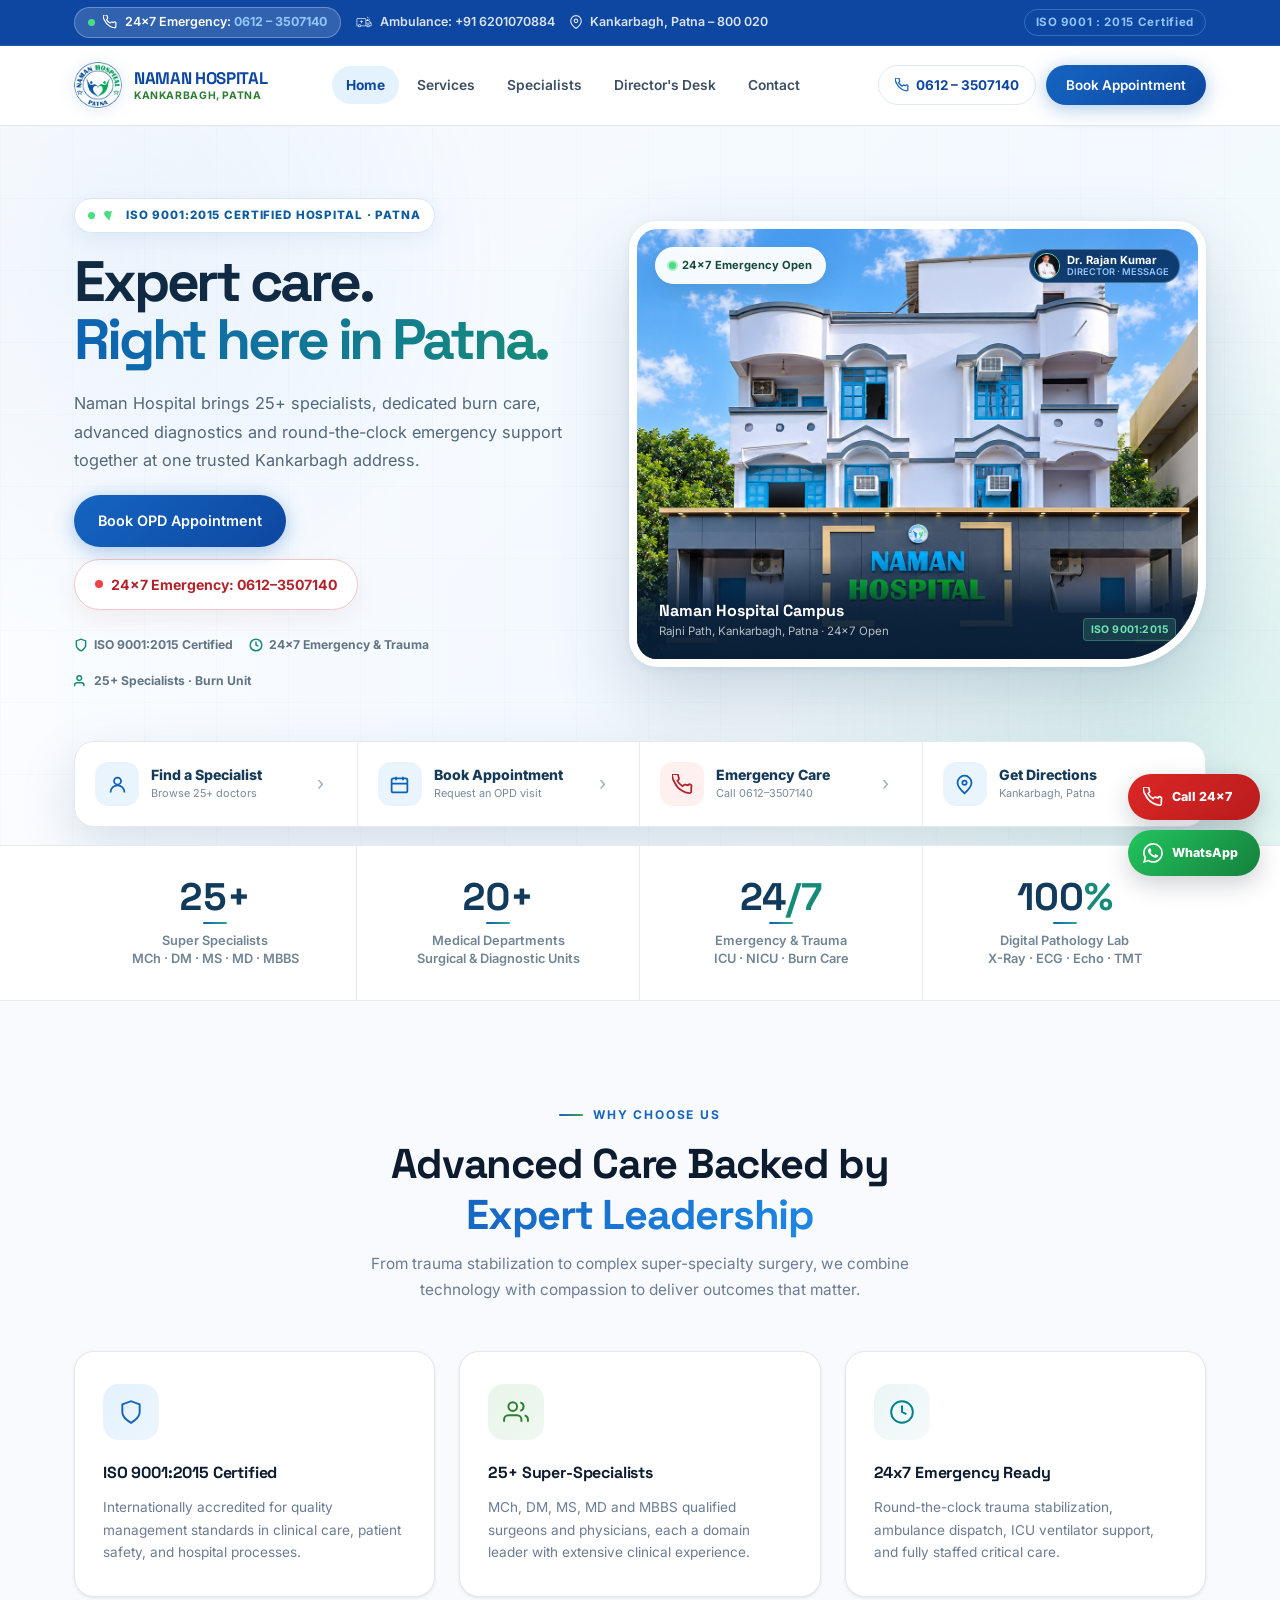
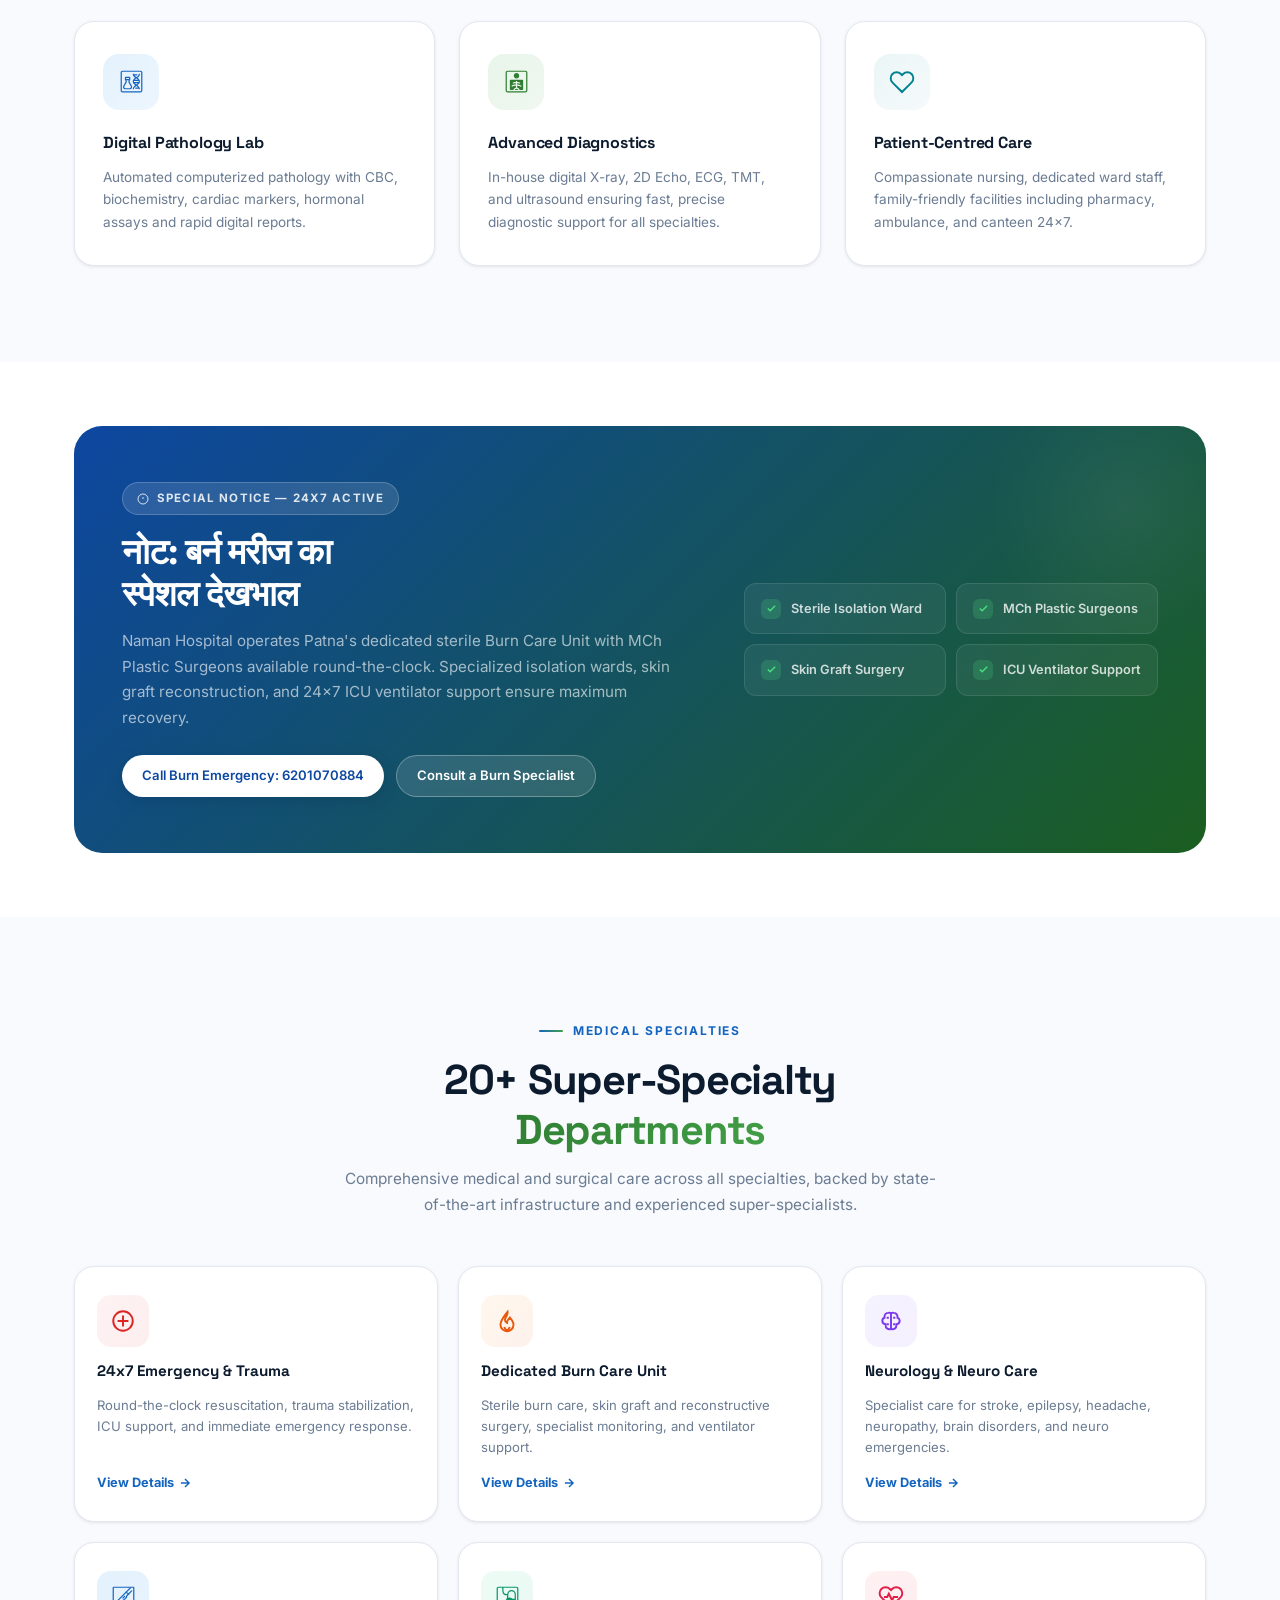
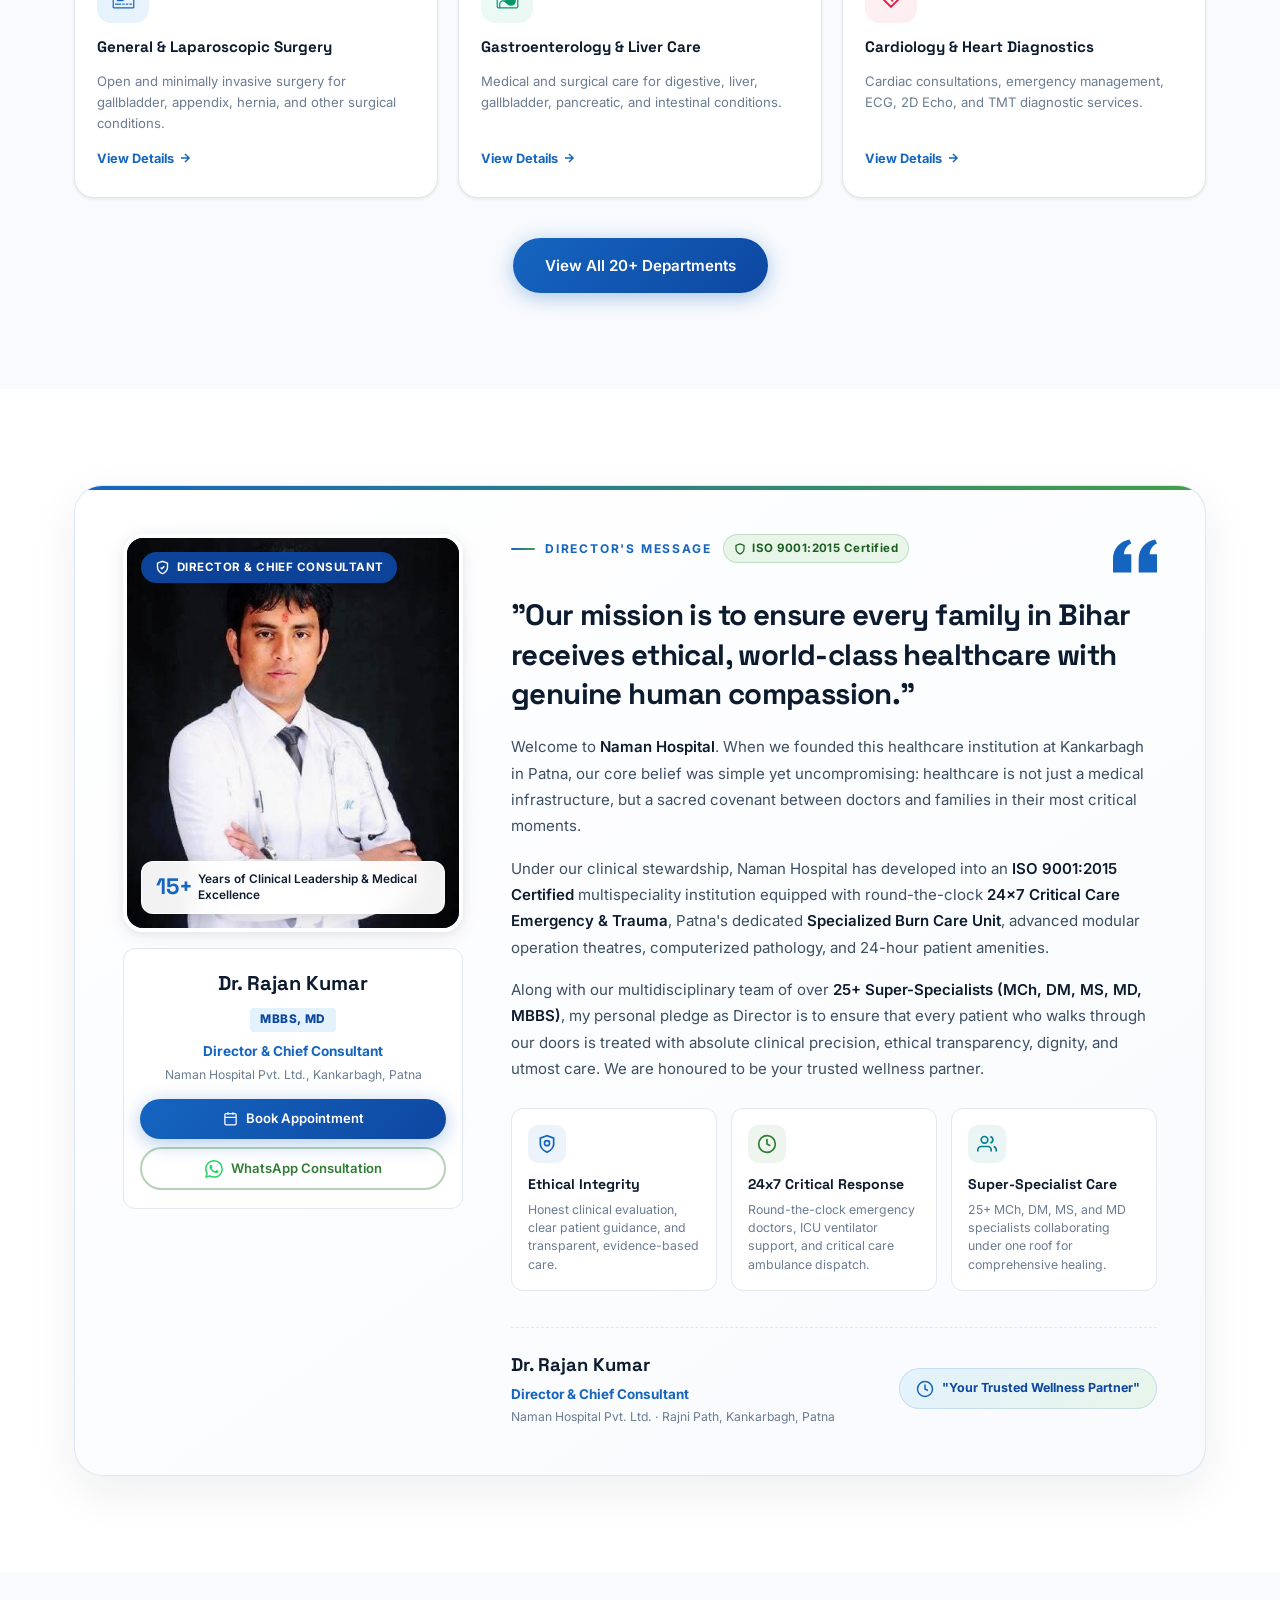
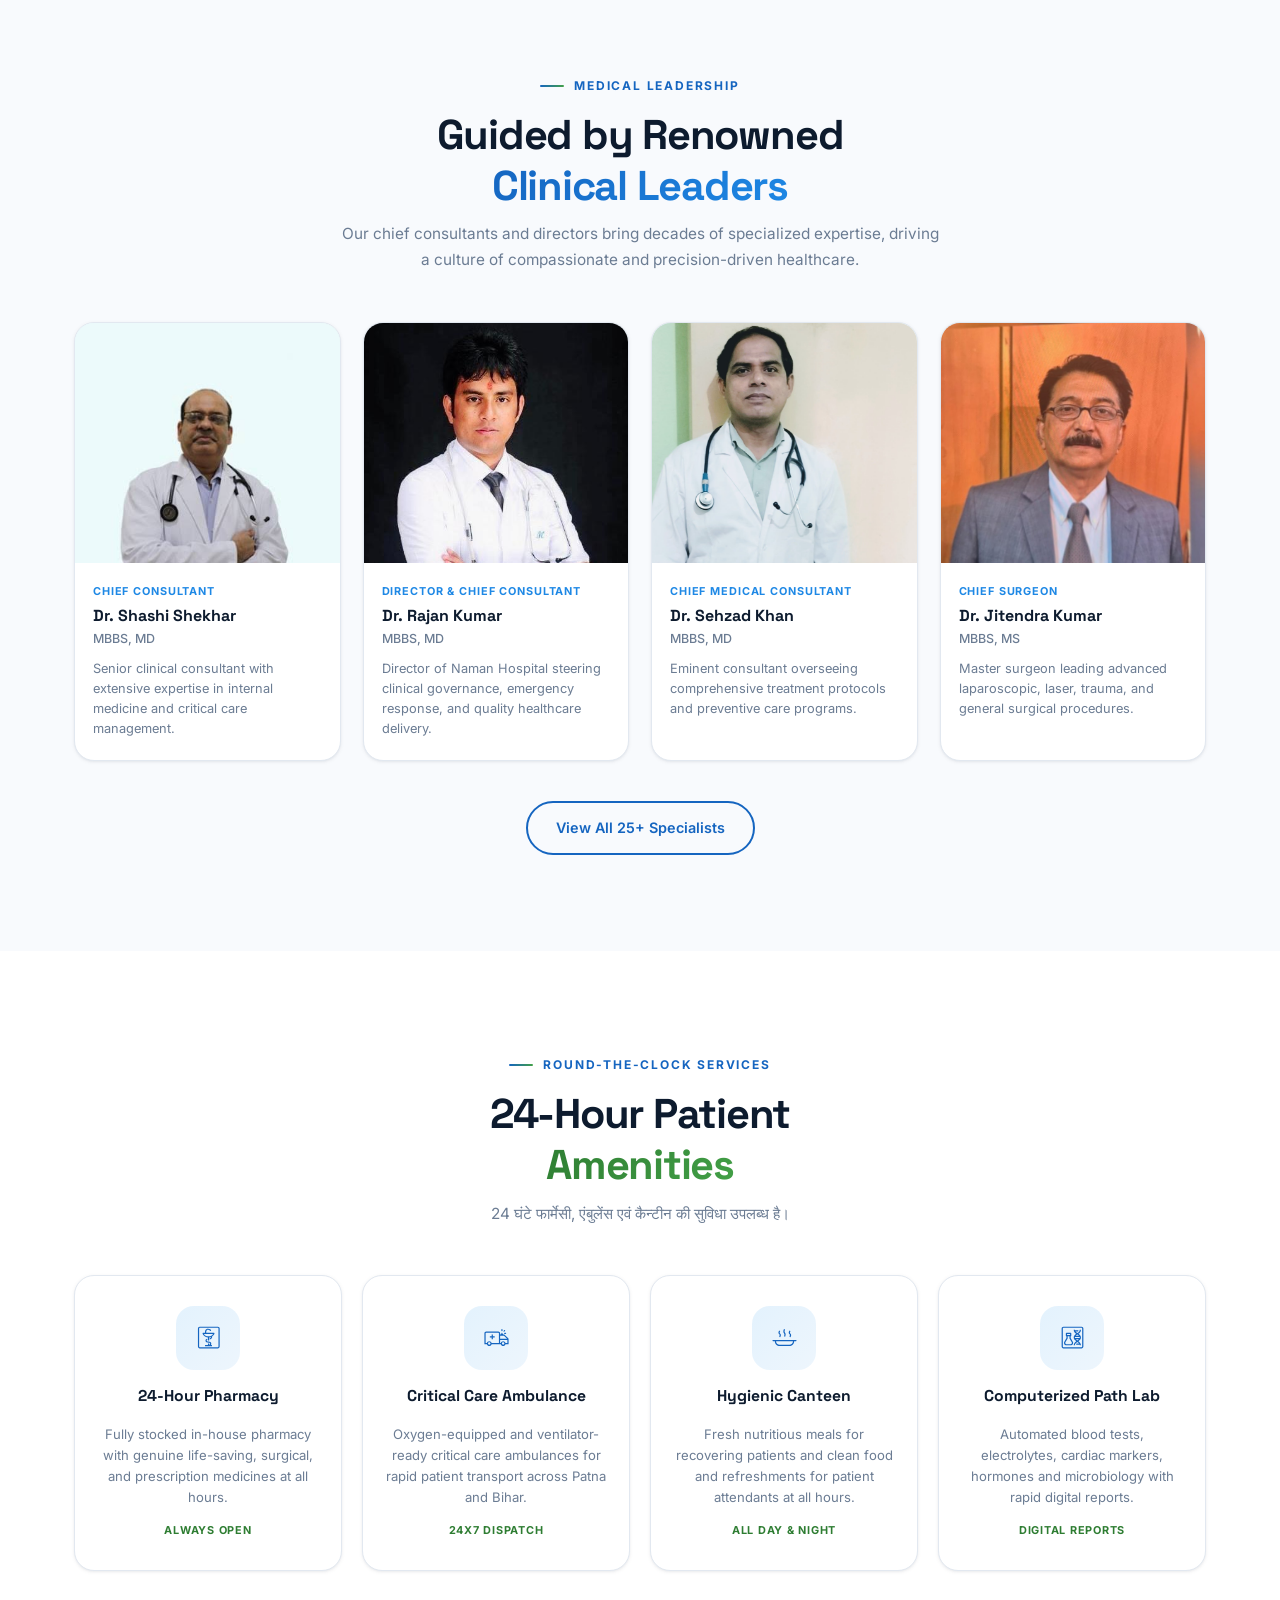
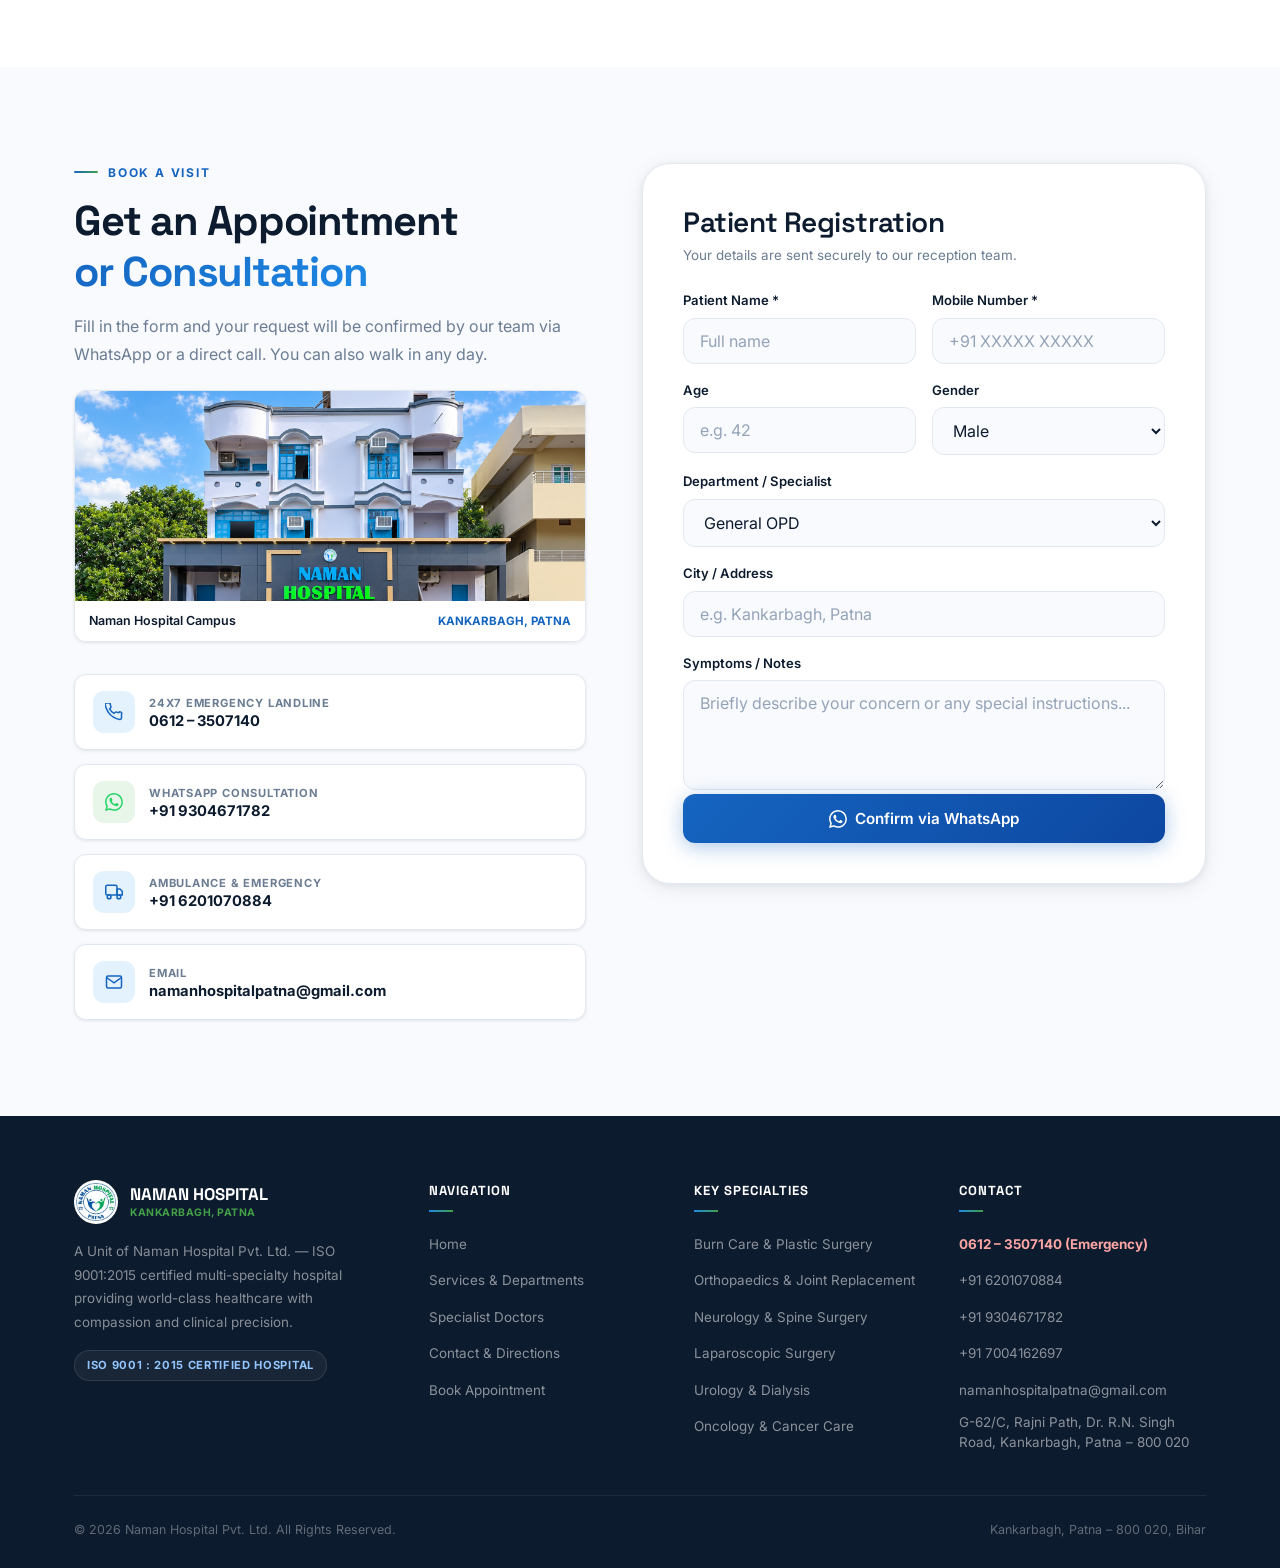
<file: index.html>
<!DOCTYPE html>
<html lang="en">
<head>
  <meta charset="UTF-8">
  <meta name="viewport" content="width=device-width, initial-scale=1.0">
  <title>Naman Hospital Patna — ISO 9001:2015 Certified Multi-Specialty Hospital</title>
  <meta name="description" content="Naman Hospital in Kankarbagh, Patna — a trusted multispeciality hospital with 25+ medical specialists, 24x7 emergency and trauma care, advanced ICU/NICU, specialized burn care and complete diagnostics.">
  <link rel="icon" type="image/jpeg" href="assets/images/newimages/nama-new-logo.jpeg">
  <link rel="preconnect" href="https://fonts.googleapis.com">
  <link rel="preconnect" href="https://fonts.gstatic.com" crossorigin>
  <link href="https://fonts.googleapis.com/css2?family=Space+Grotesk:wght@300;400;500;600;700&family=Inter:wght@300;400;500;600;700;800&display=swap" rel="stylesheet">
  <link rel="stylesheet" href="css/global.css">
  <style>
    /* ---- Home-page specific styles ---- */

    /* Hero */
    .hero {
      position: relative;
      overflow: hidden;
      background:
        radial-gradient(circle at 8% 18%, rgba(25, 118, 210, 0.10), transparent 30%),
        radial-gradient(circle at 94% 82%, rgba(38, 166, 154, 0.12), transparent 32%),
        linear-gradient(135deg, #F8FBFF 0%, #F3F9FF 54%, #F3FBF8 100%);
      border-bottom: 1px solid #E2EBF5;
    }
    .hero-mesh {
      position: absolute; inset: 0; pointer-events: none;
      background: linear-gradient(90deg, rgba(255,255,255,0.5), transparent 42%);
    }
    /* Animated grid lines */
    .hero-grid-lines {
      position: absolute; inset: 0; pointer-events: none; overflow: hidden; opacity: 0.45;
      background-image:
        linear-gradient(rgba(13,71,161,0.035) 1px, transparent 1px),
        linear-gradient(90deg, rgba(13,71,161,0.035) 1px, transparent 1px);
      background-size: 72px 72px;
    }
    .hero-inner {
      position: relative; z-index: 2;
      display: grid; grid-template-columns: minmax(0, 0.92fr) minmax(480px, 1.08fr);
      align-items: center; gap: clamp(38px, 5vw, 76px);
      padding: 72px 24px 104px;
    }
    .hero-content { display: flex; flex-direction: column; gap: 20px; max-width: 610px; }
    .hero-eyebrow {
      display: inline-flex; align-items: center; gap: 8px;
      background: #FFFFFF; border: 1px solid #D9E7F5;
      padding: 7px 13px; border-radius: 99px; width: fit-content;
      box-shadow: 0 6px 20px rgba(13,71,161,0.07);
      font-size: 0.72rem; font-weight: 800; letter-spacing: 0.075em; text-transform: uppercase;
      color: #0D5C9E;
    }
    .hero-eyebrow-dot { width: 7px; height: 7px; border-radius: 50%; background: #4ADE80; animation: ping 2s infinite; }
    .hero-title {
      font-family: 'Space Grotesk', sans-serif;
      font-size: clamp(2.6rem, 4.45vw, 4.65rem);
      font-weight: 700; line-height: 1.025; letter-spacing: -0.055em;
      color: #102A43;
    }
    .hero-title .line-accent {
      background: linear-gradient(110deg, #0D62B5 0%, #168C78 100%);
      -webkit-background-clip: text;
      -webkit-text-fill-color: transparent;
    }
    @keyframes shimmerText {
      0% { background-position: 0% center; }
      100% { background-position: 200% center; }
    }
    @keyframes heartbeat {
      0%, 100% { transform: scale(1); }
      14% { transform: scale(1.22); }
      28% { transform: scale(1); }
      42% { transform: scale(1.22); }
      70% { transform: scale(1); }
    }
    .anim-heartbeat {
      display: inline-block;
      animation: heartbeat 2s infinite cubic-bezier(0.25, 1, 0.5, 1);
      transform-origin: center;
      vertical-align: middle;
    }
    .hero-sub {
      font-size: 1.02rem; color: #526779;
      line-height: 1.75; max-width: 570px;
    }
    .hero-cta-group { display: flex; align-items: center; gap: 12px; flex-wrap: wrap; }
    .hero-cta-group .btn {
      padding: 14px 24px;
      font-size: 0.90rem;
    }
    .btn-emergency-cta {
      display: inline-flex; align-items: center; gap: 8px;
      background: #FFFFFF;
      border: 1.5px solid #F0C8C8;
      color: #B4232A;
      padding: 13px 20px;
      border-radius: var(--r-full);
      font-weight: 700;
      font-size: 0.88rem;
      transition: all 0.25s var(--ease-out);
      text-decoration: none;
      box-shadow: 0 8px 24px rgba(123, 31, 31, 0.07);
    }
    .btn-emergency-cta:hover {
      background: #DC2626;
      color: #FFFFFF;
      border-color: #DC2626;
      transform: translateY(-2px);
      box-shadow: 0 8px 24px rgba(220, 38, 38, 0.45);
    }
    .emergency-pulse-dot {
      width: 8px; height: 8px; border-radius: 50%;
      background: #EF4444;
      box-shadow: 0 0 0 0 rgba(239, 68, 68, 0.8);
      animation: pulseDot 1.8s infinite;
      flex-shrink: 0;
    }
    @keyframes pulseDot {
      0%   { box-shadow: 0 0 0 0 rgba(239, 68, 68, 0.8); }
      70%  { box-shadow: 0 0 0 9px rgba(239, 68, 68, 0); }
      100% { box-shadow: 0 0 0 0 rgba(239, 68, 68, 0); }
    }
    .hero-trust-strip {
      display: flex; align-items: center; gap: 16px; flex-wrap: wrap;
      padding-top: 5px;
    }
    .trust-item {
      display: inline-flex; align-items: center; gap: 6px;
      font-size: 0.76rem; font-weight: 700; color: #617586;
    }
    .trust-item svg {
      color: #168C78;
      flex-shrink: 0;
    }

    /* Hero Right — Real Hospital Building & Quick Chips */
    .hero-visual {
      position: relative;
    }
    .hero-building-card {
      position: relative;
      border-radius: 28px 28px 86px 28px;
      overflow: hidden;
      border: 8px solid rgba(255,255,255,0.95);
      box-shadow: 0 32px 80px rgba(23, 65, 104, 0.20), 0 2px 8px rgba(23,65,104,0.08);
      background: #FFFFFF;
    }
    .hero-building-img {
      width: 100%;
      height: 430px;
      object-fit: cover;
      object-position: center;
      display: block;
      transition: transform 0.4s var(--ease-out);
    }
    .hero-building-card:hover .hero-building-img {
      transform: scale(1.025);
    }
    .hero-building-overlay-top {
      position: absolute;
      top: 18px; left: 18px; right: 18px;
      display: flex;
      justify-content: space-between;
      align-items: center;
      gap: 8px;
      z-index: 2;
    }
    .hero-status-pill {
      background: rgba(255, 255, 255, 0.94);
      backdrop-filter: blur(10px);
      border: 1px solid rgba(255,255,255,0.9);
      padding: 8px 13px;
      border-radius: var(--r-full);
      display: inline-flex;
      align-items: center;
      gap: 6px;
      font-size: 0.70rem;
      font-weight: 700;
      color: #164A38;
      box-shadow: 0 8px 26px rgba(18, 52, 77, 0.15);
    }
    .hero-pulse-dot {
      width: 7px; height: 7px;
      background: #4ADE80;
      border-radius: 50%;
      box-shadow: 0 0 0 2px rgba(74,222,128,0.4);
      animation: pulse 2s infinite;
    }
    @keyframes pulse {
      0% { box-shadow: 0 0 0 0 rgba(74,222,128,0.7); }
      70% { box-shadow: 0 0 0 8px rgba(74,222,128,0); }
      100% { box-shadow: 0 0 0 0 rgba(74,222,128,0); }
    }
    .hero-director-chip {
      background: rgba(8, 54, 105, 0.94);
      backdrop-filter: blur(10px);
      border: 1px solid rgba(255,255,255,0.25);
      padding: 3px 10px 3px 4px;
      border-radius: var(--r-full);
      display: inline-flex;
      align-items: center;
      gap: 7px;
      color: var(--white);
      text-decoration: none;
      transition: all 0.2s;
    }
    .hero-director-chip:hover {
      background: #1565C0;
      transform: translateY(-1px);
    }
    .hero-director-avatar {
      width: 26px; height: 26px;
      border-radius: 50%;
      border: 1.5px solid #6EE7B7;
      object-fit: cover;
      display: block;
    }
    .hero-director-text {
      display: flex;
      flex-direction: column;
      text-align: left;
    }
    .hero-director-name {
      font-size: 0.70rem;
      font-weight: 700;
      line-height: 1.15;
      color: var(--white);
    }
    .hero-director-role {
      font-size: 0.58rem;
      font-weight: 600;
      color: #93C5FD;
      line-height: 1.1;
      text-transform: uppercase;
    }
    .hero-building-bar {
      position: absolute;
      bottom: 0; left: 0; right: 0;
      background: linear-gradient(180deg, transparent 0%, rgba(7, 30, 55, 0.88) 52%, rgba(7, 30, 55, 0.98) 100%);
      padding: 46px 22px 18px;
      display: flex;
      justify-content: space-between;
      align-items: flex-end;
      z-index: 2;
    }
    .hero-building-title {
      font-family: 'Space Grotesk', sans-serif;
      font-size: 1rem;
      font-weight: 700;
      color: var(--white);
      line-height: 1.2;
    }
    .hero-building-sub {
      font-size: 0.72rem;
      color: rgba(255,255,255,0.7);
      margin-top: 2px;
    }
    .hero-building-iso {
      font-size: 0.65rem;
      font-weight: 700;
      color: #6EE7B7;
      background: rgba(110,231,183,0.15);
      border: 1px solid rgba(110,231,183,0.3);
      padding: 2px 7px;
      border-radius: 4px;
      text-transform: uppercase;
      letter-spacing: 0.04em;
      white-space: nowrap;
    }

    .hero-care-panel {
      position: relative;
      z-index: 4;
      margin-top: -54px;
      padding-bottom: 18px;
    }
    .hero-care-grid {
      display: grid;
      grid-template-columns: repeat(4, 1fr);
      background: #FFFFFF;
      border: 1px solid #DFEAF4;
      border-radius: 20px;
      box-shadow: 0 20px 55px rgba(24, 67, 105, 0.15);
      overflow: hidden;
    }
    .hero-care-link {
      display: grid;
      grid-template-columns: 44px 1fr 20px;
      align-items: center;
      gap: 12px;
      padding: 20px;
      color: #173A58;
      border-right: 1px solid #E3ECF4;
      transition: background 0.2s, color 0.2s;
    }
    .hero-care-link:last-child { border-right: 0; }
    .hero-care-link:hover { background: #F1F7FC; color: #0D62B5; }
    .hero-care-link.is-emergency:hover { background: #FFF4F4; color: #B4232A; }
    .hero-care-icon {
      width: 44px; height: 44px;
      display: grid; place-items: center;
      border-radius: 13px;
      color: #0D62B5;
      background: #EAF4FD;
    }
    .hero-care-link.is-emergency .hero-care-icon { color: #B4232A; background: #FFF0F0; }
    .hero-care-icon svg { width: 21px; height: 21px; }
    .hero-care-copy { min-width: 0; }
    .hero-care-title { display: block; font-size: 0.88rem; font-weight: 800; line-height: 1.2; }
    .hero-care-sub { display: block; margin-top: 3px; font-size: 0.68rem; color: #788A99; line-height: 1.25; }
    .hero-care-arrow { color: #9DB0C1; font-size: 1.2rem; transition: transform 0.2s; }
    .hero-care-link:hover .hero-care-arrow { transform: translateX(3px); }

    /* Stats bar */
    .stats-bar-section {
      background: #FFFFFF;
      border-bottom: 1px solid #E5EDF4;
    }
    .stats-grid {
      display: grid; grid-template-columns: repeat(4, 1fr);
    }
    .stat-item {
      padding: 32px 20px; text-align: center;
      border-right: 1px solid #E5EDF4;
      position: relative;
    }
    .stat-item:last-child { border-right: none; }
    .stat-n {
      font-family: 'Space Grotesk', sans-serif;
      font-size: 2.4rem; font-weight: 700; line-height: 1;
      color: #113A5D;
    }
    .stat-n .plus { color: #168C78; }
    .stat-l { font-size: 0.8rem; font-weight: 600; color: #718494; margin-top: 8px; line-height: 1.4; }
    .stat-divider { width: 24px; height: 2px; background: linear-gradient(90deg, #0D62B5, #28A88F); border-radius: 2px; margin: 6px auto 0; }

    /* Why Choose us */
    .why-grid {
      display: grid; grid-template-columns: repeat(3, 1fr); gap: 24px;
      margin-top: 20px;
    }
    .why-card {
      background: var(--white); border: 1px solid var(--border);
      border-radius: var(--r-lg); padding: 32px 28px;
      box-shadow: var(--sh-sm); transition: all 0.3s var(--ease-out);
      position: relative; overflow: hidden;
    }
    .why-card::after {
      content: ''; position: absolute;
      bottom: 0; left: 0; right: 0; height: 3px;
      background: linear-gradient(90deg, var(--blue-mid), var(--green-bright));
      transform: scaleX(0); transform-origin: left;
      transition: transform 0.4s var(--ease-out);
    }
    .why-card:hover { transform: translateY(-6px); box-shadow: var(--sh-lg); border-color: rgba(21,101,192,0.15); }
    .why-card:hover::after { transform: scaleX(1); }
    .why-icon {
      width: 56px; height: 56px; border-radius: 16px;
      display: flex; align-items: center; justify-content: center;
      margin-bottom: 20px;
    }
    .why-card h3 { font-family: 'Space Grotesk', sans-serif; font-size: 1rem; font-weight: 700; color: var(--text-dark); margin-bottom: 10px; letter-spacing: -0.01em; }
    .why-card p { font-size: 0.85rem; color: var(--text-muted); line-height: 1.65; }

    /* Services Preview */
    .services-preview-grid {
      display: grid; grid-template-columns: repeat(3, 1fr); gap: 20px;
    }
    .svc-card {
      background: var(--white); border: 1px solid var(--border);
      border-radius: var(--r-lg); padding: 28px 22px;
      box-shadow: var(--sh-sm); transition: all 0.3s var(--ease-out);
      display: flex; flex-direction: column; gap: 14px;
    }
    .svc-card:hover { transform: translateY(-5px); box-shadow: var(--sh-lg); border-color: rgba(21,101,192,0.18); }
    .svc-icon-wrap {
      width: 52px; height: 52px; border-radius: 14px;
      display: flex; align-items: center; justify-content: center;
    }
    .medical-context-icon {
      width: 29px; height: 29px; display: block;
      color: var(--icon-color, #1565C0); background: currentColor;
      -webkit-mask: var(--icon) center / contain no-repeat;
      mask: var(--icon) center / contain no-repeat;
    }
    .svc-title { font-family: 'Space Grotesk', sans-serif; font-size: 0.95rem; font-weight: 700; color: var(--text-dark); line-height: 1.3; }
    .svc-desc { font-size: 0.82rem; color: var(--text-muted); line-height: 1.6; }
    .svc-link { font-size: 0.8rem; font-weight: 700; color: var(--blue-mid); display: flex; align-items: center; gap: 4px; margin-top: auto; }
    .svc-link svg { transition: transform 0.2s; }
    .svc-card:hover .svc-link svg { transform: translateX(4px); }

    /* Burn Care Banner */
    .burn-banner {
      background: linear-gradient(135deg, #0D47A1 0%, #1B5E20 100%);
      border-radius: var(--r-xl); padding: 56px 48px;
      position: relative; overflow: hidden;
      display: grid; grid-template-columns: 1fr auto; gap: 40px; align-items: center;
    }
    .burn-banner::before {
      content: '';
      position: absolute; top: -60px; right: -60px;
      width: 280px; height: 280px; border-radius: 50%;
      background: radial-gradient(circle, rgba(255,255,255,0.06) 0%, transparent 70%);
      pointer-events: none;
    }
    .burn-banner-badge {
      display: inline-flex; align-items: center; gap: 8px;
      background: rgba(255,255,255,0.12); border: 1px solid rgba(255,255,255,0.2);
      padding: 6px 14px; border-radius: 99px;
      font-size: 0.72rem; font-weight: 700; text-transform: uppercase; letter-spacing: 0.1em;
      color: rgba(255,255,255,0.85); margin-bottom: 16px;
    }
    .burn-banner h2 {
      font-family: 'Space Grotesk', sans-serif;
      font-size: clamp(1.5rem, 3vw, 2.2rem); font-weight: 700;
      color: var(--white); line-height: 1.2; margin-bottom: 12px; letter-spacing: -0.03em;
    }
    .burn-banner p { font-size: 0.95rem; color: rgba(255,255,255,0.62); line-height: 1.7; max-width: 560px; }
    .burn-btn-group { display: flex; gap: 12px; margin-top: 24px; flex-wrap: wrap; }

    /* Burn Features Grid */
    .burn-feats { display: grid; grid-template-columns: 1fr 1fr; gap: 10px; min-width: 0; width: 100%; }
    .burn-feat {
      background: rgba(255,255,255,0.06); border: 1px solid rgba(255,255,255,0.1);
      border-radius: var(--r-md); padding: 14px 16px;
      display: flex; align-items: center; gap: 10px;
    }
    .burn-feat-check {
      width: 20px; height: 20px; border-radius: 6px;
      background: rgba(74,222,128,0.2); flex-shrink: 0;
      display: flex; align-items: center; justify-content: center;
    }
    .burn-feat-text { font-size: 0.8rem; font-weight: 600; color: rgba(255,255,255,0.78); }

    /* Leadership strip */
    .leaders-strip {
      display: grid; grid-template-columns: repeat(4, 1fr); gap: 22px;
    }
    .leader-card {
      background: var(--white); border: 1px solid var(--border);
      border-radius: var(--r-lg); overflow: hidden;
      box-shadow: var(--sh-sm); transition: all 0.3s var(--ease-out);
    }
    .leader-card:hover { transform: translateY(-6px); box-shadow: var(--sh-lg); border-color: rgba(21,101,192,0.2); }
    .leader-img {
      width: 100%; height: 240px; object-fit: cover; object-position: top center;
      background: linear-gradient(135deg, var(--blue-light), var(--green-light));
      display: block;
    }
    .leader-img-fallback {
      width: 100%; height: 240px;
      background: linear-gradient(135deg, #0D47A1 0%, #1B5E20 100%);
      display: flex; align-items: center; justify-content: center;
      font-family: 'Space Grotesk', sans-serif;
      font-size: 2.5rem; font-weight: 700; color: rgba(255,255,255,0.45);
    }
    .leader-body { padding: 20px 18px 22px; }
    .leader-role { font-size: 0.68rem; font-weight: 700; text-transform: uppercase; letter-spacing: 0.08em; color: var(--blue-bright); margin-bottom: 5px; }
    .leader-name { font-family: 'Space Grotesk', sans-serif; font-size: 1rem; font-weight: 700; color: var(--text-dark); line-height: 1.25; margin-bottom: 3px; }
    .leader-deg { font-size: 0.78rem; font-weight: 500; color: var(--text-muted); }
    .leader-desc { font-size: 0.8rem; color: var(--text-muted); line-height: 1.55; margin-top: 10px; }

    /* Appointment CTA section */
    .appt-section {
      background: var(--off-white);
      padding: 96px 0;
    }
    .appt-grid {
      display: grid; grid-template-columns: 1fr 1.1fr; gap: 56px; align-items: start;
    }
    .appt-left { display: flex; flex-direction: column; gap: 0; }
    .contact-detail-list { display: flex; flex-direction: column; gap: 14px; margin-top: 32px; }
    .contact-detail {
      display: flex; align-items: center; gap: 14px;
      background: var(--white); border: 1px solid var(--border);
      border-radius: var(--r-md); padding: 16px 18px;
      box-shadow: var(--sh-sm); transition: all 0.2s;
    }
    .contact-detail:hover { border-color: rgba(21,101,192,0.2); transform: translateX(4px); }
    .cd-icon {
      width: 42px; height: 42px; border-radius: 11px;
      background: var(--blue-light); color: var(--blue-mid);
      display: flex; align-items: center; justify-content: center; flex-shrink: 0;
    }
    .cd-label { font-size: 0.7rem; font-weight: 700; text-transform: uppercase; letter-spacing: 0.07em; color: var(--text-muted); }
    .cd-value { font-size: 0.92rem; font-weight: 700; color: var(--text-dark); line-height: 1.3; }
    .appt-form-wrap {
      background: var(--white); border: 1px solid var(--border);
      border-radius: var(--r-xl); padding: 40px; box-shadow: var(--sh-md);
    }
    .form-grid-2 { display: grid; grid-template-columns: 1fr 1fr; gap: 16px; }
    .col-span-2 { grid-column: 1 / -1; }

    /* Amenities */
    .amenity-grid { display: grid; grid-template-columns: repeat(4, 1fr); gap: 20px; }
    .amenity-card {
      background: var(--white); border: 1px solid var(--border);
      border-radius: var(--r-lg); padding: 30px 22px; text-align: center;
      box-shadow: var(--sh-sm); transition: all 0.3s var(--ease-out);
      display: flex; flex-direction: column; align-items: center; gap: 14px;
    }
    .amenity-card:hover { transform: translateY(-6px); box-shadow: var(--sh-lg); border-color: rgba(21,101,192,0.15); }
    .amenity-icon {
      width: 64px; height: 64px; border-radius: 18px;
      display: flex; align-items: center; justify-content: center;
      background: linear-gradient(135deg, var(--blue-light) 0%, rgba(30,136,229,0.08) 100%);
    }
    .amenity-title { font-family: 'Space Grotesk', sans-serif; font-size: 0.98rem; font-weight: 700; color: var(--text-dark); }
    .amenity-desc { font-size: 0.82rem; color: var(--text-muted); line-height: 1.6; }
    .amenity-tag { font-size: 0.68rem; font-weight: 700; text-transform: uppercase; letter-spacing: 0.07em; color: var(--green-mid); }

    /* ---- Director's Message Section ---- */
    .director-section {
      background: var(--white);
      position: relative;
    }
    .director-card {
      background: linear-gradient(145deg, #FFFFFF 0%, #F8FAFD 100%);
      border: 1.5px solid rgba(21, 101, 192, 0.14);
      border-radius: var(--r-xl);
      padding: 48px;
      box-shadow: 0 16px 48px rgba(13, 27, 46, 0.07);
      position: relative;
      overflow: hidden;
    }
    .director-card::before {
      content: '';
      position: absolute;
      top: 0; left: 0; right: 0;
      height: 4px;
      background: linear-gradient(90deg, var(--blue-mid), var(--green-bright));
    }
    .director-grid {
      display: grid;
      grid-template-columns: 340px 1fr;
      gap: 48px;
      align-items: start;
    }
    .director-media-col {
      display: flex;
      flex-direction: column;
      gap: 16px;
    }
    .director-img-wrapper {
      position: relative;
      border-radius: 20px;
      overflow: hidden;
      background: linear-gradient(135deg, #0D47A1, #1565C0);
      box-shadow: var(--sh-md);
      border: 4px solid var(--white);
    }
    .director-photo {
      width: 100%;
      height: 390px;
      object-fit: cover;
      object-position: top center;
      display: block;
      transition: transform 0.4s var(--ease-out);
    }
    .director-img-wrapper:hover .director-photo {
      transform: scale(1.02);
    }
    .director-badge-floating {
      position: absolute;
      top: 14px; left: 14px;
      background: rgba(13, 71, 161, 0.94);
      backdrop-filter: blur(8px);
      color: var(--white);
      padding: 6px 14px;
      border-radius: var(--r-full);
      display: inline-flex;
      align-items: center;
      gap: 7px;
      font-size: 0.72rem;
      font-weight: 700;
      letter-spacing: 0.04em;
      text-transform: uppercase;
      box-shadow: 0 4px 12px rgba(0,0,0,0.18);
    }
    .director-experience-tag {
      position: absolute;
      bottom: 14px; left: 14px; right: 14px;
      background: rgba(255, 255, 255, 0.95);
      backdrop-filter: blur(8px);
      border-radius: 12px;
      padding: 10px 14px;
      display: flex;
      align-items: center;
      gap: 12px;
      box-shadow: 0 4px 16px rgba(0,0,0,0.12);
      border: 1px solid rgba(255,255,255,0.8);
    }
    .exp-num {
      font-family: 'Space Grotesk', sans-serif;
      font-size: 1.4rem;
      font-weight: 800;
      color: var(--blue-mid);
      line-height: 1;
    }
    .exp-text {
      font-size: 0.74rem;
      font-weight: 600;
      color: var(--text-dark);
      line-height: 1.3;
    }
    .director-meta-box {
      background: var(--white);
      border: 1px solid var(--border);
      border-radius: var(--r-md);
      padding: 18px 16px;
      text-align: center;
    }
    .director-name {
      font-family: 'Space Grotesk', sans-serif;
      font-size: 1.25rem;
      font-weight: 700;
      color: var(--text-dark);
      margin-bottom: 4px;
    }
    .director-qual {
      display: inline-block;
      padding: 2px 10px;
      background: var(--blue-light);
      color: var(--blue-deep);
      border-radius: 4px;
      font-size: 0.74rem;
      font-weight: 800;
      letter-spacing: 0.05em;
      margin-bottom: 8px;
    }
    .director-title {
      font-size: 0.85rem;
      font-weight: 700;
      color: var(--blue-mid);
      margin-bottom: 3px;
    }
    .director-hospital {
      font-size: 0.76rem;
      color: var(--text-muted);
      margin-bottom: 14px;
    }
    .director-actions-btn {
      display: flex;
      flex-direction: column;
      gap: 8px;
    }

    .director-content-col {
      display: flex;
      flex-direction: column;
    }
    .director-quote-header {
      display: flex;
      align-items: flex-start;
      justify-content: space-between;
      gap: 16px;
      margin-bottom: 18px;
    }
    .director-eyebrow-wrap {
      display: flex;
      align-items: center;
      gap: 12px;
      flex-wrap: wrap;
    }
    .iso-chip {
      display: inline-flex;
      align-items: center;
      gap: 6px;
      background: var(--green-light);
      color: var(--green-deep);
      border: 1px solid rgba(46, 125, 50, 0.2);
      padding: 4px 10px;
      border-radius: var(--r-full);
      font-size: 0.72rem;
      font-weight: 700;
      letter-spacing: 0.04em;
    }
    .quote-svg-icon {
      color: var(--blue-mid);
      flex-shrink: 0;
    }
    .director-heading {
      font-family: 'Space Grotesk', sans-serif;
      font-size: clamp(1.35rem, 2.3vw, 1.85rem);
      font-weight: 700;
      color: var(--text-dark);
      line-height: 1.34;
      letter-spacing: -0.02em;
      margin-bottom: 20px;
    }
    .director-statement p {
      font-size: 0.94rem;
      color: var(--text-body);
      line-height: 1.75;
      margin-bottom: 16px;
    }
    .director-statement p:last-child {
      margin-bottom: 0;
    }
    .director-statement strong {
      color: var(--text-dark);
      font-weight: 600;
    }

    .director-pillars {
      display: grid;
      grid-template-columns: repeat(3, 1fr);
      gap: 14px;
      margin: 26px 0;
    }
    .dp-card {
      background: var(--white);
      border: 1px solid var(--border);
      border-radius: var(--r-md);
      padding: 16px;
      transition: all 0.25s var(--ease-out);
    }
    .dp-card:hover {
      border-color: rgba(21,101,192,0.25);
      transform: translateY(-3px);
      box-shadow: var(--sh-sm);
    }
    .dp-icon {
      width: 38px;
      height: 38px;
      border-radius: 10px;
      display: flex;
      align-items: center;
      justify-content: center;
      margin-bottom: 10px;
    }
    .dp-title {
      font-family: 'Space Grotesk', sans-serif;
      font-size: 0.88rem;
      font-weight: 700;
      color: var(--text-dark);
      margin-bottom: 4px;
    }
    .dp-desc {
      font-size: 0.77rem;
      color: var(--text-muted);
      line-height: 1.5;
    }

    .director-sign-strip {
      display: flex;
      justify-content: space-between;
      align-items: center;
      padding-top: 22px;
      border-top: 1px dashed var(--border);
      flex-wrap: wrap;
      gap: 16px;
      margin-top: 10px;
    }
    .sign-left {
      display: flex;
      flex-direction: column;
      gap: 2px;
    }
    .sign-name {
      font-family: 'Space Grotesk', sans-serif;
      font-size: 1.15rem;
      font-weight: 700;
      color: var(--text-dark);
    }
    .sign-designation {
      font-size: 0.84rem;
      font-weight: 700;
      color: var(--blue-mid);
    }
    .sign-org {
      font-size: 0.76rem;
      color: var(--text-muted);
    }
    .sign-seal {
      display: inline-flex;
      align-items: center;
      gap: 8px;
      background: linear-gradient(135deg, var(--blue-light), var(--green-light));
      border: 1px solid rgba(21,101,192,0.15);
      padding: 9px 16px;
      border-radius: var(--r-full);
      font-size: 0.78rem;
      font-weight: 700;
      color: var(--blue-deep);
    }

    /* ---- Responsive ---- */
    /* ---- Responsive ---- */
    @media (max-width: 1024px) {
      .hero-inner { grid-template-columns: minmax(0, .9fr) minmax(390px, 1.1fr); padding: 54px 24px 96px; gap: 30px; }
      .hero-content { gap: 16px; }
      .hero-title { font-size: clamp(2.3rem, 4.7vw, 3.3rem); }
      .hero-sub { font-size: 0.92rem; line-height: 1.65; }
      .hero-cta-group { gap: 9px; }
      .hero-cta-group .btn, .hero-cta-group .btn-emergency-cta { padding: 12px 16px; font-size: 0.82rem; }
      .hero-trust-strip { gap: 10px; }
      .trust-item { font-size: 0.69rem; }
      .hero-building-img { height: 355px; }
      .hero-building-card { border-radius: 24px 24px 66px 24px; }
      .hero-care-link { grid-template-columns: 40px 1fr 16px; gap: 9px; padding: 17px 13px; }
      .hero-care-icon { width: 40px; height: 40px; }
      .hero-care-title { font-size: 0.80rem; }
      .hero-care-sub { font-size: 0.63rem; }
      .stats-grid { grid-template-columns: repeat(2, 1fr); }
      .stat-item:nth-child(2) { border-right: none; }
      .stat-item:nth-child(1), .stat-item:nth-child(2) { border-bottom: 1px solid #E5EDF4; }
      .why-grid { grid-template-columns: repeat(2, 1fr); }
      .services-preview-grid { grid-template-columns: repeat(2, 1fr); }
      .director-grid { grid-template-columns: 1fr; gap: 32px; }
      .director-media-col { max-width: 420px; margin: 0 auto; width: 100%; }
      .leaders-strip { grid-template-columns: repeat(2, 1fr); }
      .amenity-grid { grid-template-columns: repeat(2, 1fr); }
      .appt-grid { grid-template-columns: 1fr; }
      .burn-banner { grid-template-columns: 1fr; gap: 28px; }
      .burn-feats { grid-template-columns: repeat(2, 1fr); }
    }
    @media (max-width: 860px) {
      .hero-inner { grid-template-columns: 1fr; padding: 44px 24px 92px; gap: 32px; }
      .hero-content { align-items: center; text-align: center; margin: 0 auto; max-width: 650px; }
      .hero-eyebrow { margin: 0 auto; }
      .hero-title { max-width: 680px; }
      .hero-sub { max-width: 590px; }
      .hero-cta-group, .hero-trust-strip { justify-content: center; }
      .hero-visual { width: min(100%, 650px); margin: 0 auto; }
      .hero-building-img { height: 360px; }
      .hero-care-grid { grid-template-columns: repeat(2, 1fr); }
      .hero-care-link:nth-child(2) { border-right: 0; }
      .hero-care-link:nth-child(-n+2) { border-bottom: 1px solid #E3ECF4; }
    }
    @media (max-width: 768px) {
      .hero { min-height: auto; }
      .hero-inner {
        padding: 36px 20px 84px;
        gap: 28px;
        text-align: center;
      }
      .hero-content {
        gap: 16px;
        align-items: center;
        text-align: center;
        width: 100%;
        max-width: 500px;
        margin: 0 auto;
      }
      .hero-eyebrow {
        font-size: 0.66rem;
        padding: 6px 10px;
        margin: 0 auto;
      }
      .hero-title {
        font-size: clamp(2.15rem, 7vw, 3rem);
        text-align: center;
        margin: 0 auto;
        line-height: 1.2;
      }
      .hero-sub {
        font-size: 0.90rem;
        line-height: 1.65;
        text-align: center;
        margin: 0 auto;
        max-width: 440px;
      }
      .hero-cta-group {
        justify-content: center;
        width: 100%;
        gap: 8px;
        flex-wrap: wrap;
      }
      .hero-cta-group .btn,
      .hero-cta-group .btn-emergency-cta {
        padding: 10px 18px;
        font-size: 0.84rem;
      }
      .hero-trust-strip {
        gap: 10px;
        padding-top: 10px;
        justify-content: center;
        text-align: center;
        margin: 0 auto;
        width: 100%;
        max-width: 460px;
      }
      .trust-item {
        font-size: 0.72rem;
        justify-content: center;
      }
      .hero-visual {
        width: 100%;
        max-width: 620px;
        margin: 0 auto;
        gap: 8px;
      }
      .hero-building-card {
        border-radius: 14px;
      }
      .hero-building-img { height: 330px; }
      .hero-care-panel { margin-top: -48px; }
      .hero-care-link { padding: 16px; }
      .why-grid { grid-template-columns: 1fr; }
      .why-card { padding: 24px 20px; }
      .services-preview-grid { grid-template-columns: 1fr; }
      .svc-card { padding: 22px 18px; }
      .director-card { padding: 24px 16px; }
      .director-heading { font-size: 1.25rem; }
      .director-photo { height: 280px; }
      .director-pillars { grid-template-columns: 1fr; gap: 12px; }
      .director-sign-strip { flex-direction: column; align-items: flex-start; gap: 12px; }
      .sign-seal { width: 100%; justify-content: center; }
      .director-actions-btn { width: 100%; }
      .director-actions-btn .btn { width: 100%; }
      .leaders-strip { grid-template-columns: 1fr; }
      .amenity-grid { grid-template-columns: 1fr; }
      .form-grid-2 { grid-template-columns: 1fr; }
      .col-span-2 { grid-column: auto; }
      .burn-banner { padding: 28px 18px; border-radius: var(--r-lg); }
      .burn-btn-group { flex-direction: column; width: 100%; }
      .burn-btn-group .btn { width: 100%; }
      .burn-feats { grid-template-columns: 1fr; gap: 8px; }
      .appt-form-wrap { padding: 24px 16px; }
      .appt-section { padding: 56px 0; }
    }
    @media (max-width: 480px) {
      .hero-inner { padding: 28px 18px 68px; gap: 22px; }
      .hero-content { gap: 14px; }
      .hero-title { font-size: clamp(2rem, 10vw, 2.65rem); line-height: 1.04; }
      .hero-sub { font-size: 0.86rem; line-height: 1.58; }
      .hero-cta-group {
        flex-direction: column;
        width: 100%;
        max-width: 320px;
        margin: 0 auto;
        gap: 8px;
      }
      .hero-cta-group .btn,
      .hero-cta-group .btn-emergency-cta {
        width: 100%;
        justify-content: center;
        padding: 11px 16px;
      }
      .hero-trust-strip { display: grid; grid-template-columns: 1fr 1fr; gap: 8px 14px; text-align: left; }
      .trust-item:last-child { grid-column: 1 / -1; }
      .hero-building-card { animation: none; border-width: 5px; border-radius: 18px 18px 48px 18px; }
      .hero-building-img { height: 225px; }
      .hero-building-overlay-top {
        top: 10px; left: 10px; right: 10px;
        gap: 6px;
      }
      .hero-status-pill {
        font-size: 0.64rem; padding: 3px 8px;
        white-space: nowrap;
      }
      .hero-director-chip {
        padding: 2px 8px 2px 3px; gap: 5px;
        white-space: nowrap;
      }
      .hero-director-avatar { width: 22px; height: 22px; }
      .hero-director-name { font-size: 0.65rem; }
      .hero-director-role { font-size: 0.52rem; }
      .hero-director-chip, .hero-building-iso { display: none; }
      .hero-building-bar { padding: 34px 12px 10px; }
      .hero-building-title { font-size: 0.80rem; }
      .hero-building-sub { font-size: 0.62rem; }
      .hero-care-panel { margin-top: -42px; padding-bottom: 10px; }
      .hero-care-grid { border-radius: 16px; }
      .hero-care-link { grid-template-columns: 36px 1fr; gap: 9px; padding: 14px 11px; }
      .hero-care-icon { width: 36px; height: 36px; border-radius: 11px; }
      .hero-care-icon svg { width: 18px; height: 18px; }
      .hero-care-title { font-size: 0.74rem; }
      .hero-care-sub { font-size: 0.59rem; }
      .hero-care-arrow { display: none; }
      .stats-grid { grid-template-columns: 1fr 1fr; }
      .stat-item { padding: 16px 8px; }
      .stat-n { font-size: 1.5rem; }
      .stat-l { font-size: 0.7rem; }
      .director-card { padding: 20px 14px; }
      .director-photo { height: 240px; }
      .director-experience-tag { padding: 8px 10px; }
      .exp-num { font-size: 1.15rem; }
      .exp-text { font-size: 0.68rem; }
      .burn-banner { padding: 24px 14px; }
    }
    @media (max-width: 360px) {
      .hero-inner { padding-left: 14px; padding-right: 14px; }
      .hero-title { font-size: 1.9rem; }
      .hero-building-img { height: 205px; }
      .hero-care-link { padding: 12px 9px; }
      .stats-grid { grid-template-columns: 1fr 1fr; }
      .stat-item { padding: 14px 4px; }
      .stat-n { font-size: 1.35rem; }
      .stat-l { font-size: 0.66rem; }
      .director-photo { height: 210px; }
    }
  </style>
</head>
<body>

<!-- ======================================================
     EMERGENCY BAR
====================================================== -->
<div class="emergency-bar" id="emergencyBar">
  <div class="container emergency-bar-inner">
    <div class="ebar-left">
      <a href="tel:06123507140" class="ebar-emergency">
        <span class="ebar-dot"></span>
        <svg class="ebar-icon" viewBox="0 0 24 24" fill="none" stroke="currentColor" stroke-width="2">
          <path d="M22 16.92v3a2 2 0 01-2.18 2 19.79 19.79 0 01-8.63-3.07A19.5 19.5 0 013.07 9.8 19.79 19.79 0 01.1 1.18 2 2 0 012.12 0h3a2 2 0 012 1.72 12.84 12.84 0 00.7 2.81 2 2 0 01-.45 2.11L6.09 7.91a16 16 0 006 6l1.27-1.27a2 2 0 012.11-.45 12.84 12.84 0 002.81.7A2 2 0 0122 14.92z"/>
        </svg>
        <span>24x7 Emergency: <strong>0612 – 3507140</strong></span>
      </a>
      <a href="tel:6201070884" class="ebar-item ebar-item-ambulance">
        <span class="medical-inline-icon" aria-hidden="true" style="--inline-icon:url('../assets/icons/health/ambulance.svg');"></span>
        <span>Ambulance: +91 6201070884</span>
      </a>
      <span class="ebar-item ebar-item-location">
        <svg class="ebar-icon" viewBox="0 0 24 24" fill="none" stroke="currentColor" stroke-width="2">
          <path d="M21 10c0 7-9 13-9 13s-9-6-9-13a9 9 0 0118 0z"/><circle cx="12" cy="10" r="3"/>
        </svg>
        <span>Kankarbagh, Patna – 800 020</span>
      </span>
    </div>
    <div class="ebar-right">
      <span class="ebar-iso">ISO 9001 : 2015 Certified</span>
    </div>
  </div>
</div>

<!-- ======================================================
     NAVBAR
====================================================== -->
<header class="navbar" id="navbar">
  <div class="container nav-inner">
    <a href="index.html" class="nav-logo">
      <img src="assets/images/newimages/nama-new-logo.jpeg" class="nav-logo-img" alt="Naman Hospital logo" onerror="this.style.display='none'; this.nextElementSibling.style.display='flex'">
      <div style="display:none; width:48px; height:48px; border-radius:12px; background:linear-gradient(135deg,#1565C0,#2E7D32); align-items:center; justify-content:center; color:white; font-family:'Space Grotesk',sans-serif; font-weight:800; font-size:1.1rem;">N</div>
      <div class="nav-logo-text">
        <span class="nav-logo-name">NAMAN HOSPITAL</span>
        <span class="nav-logo-sub">Kankarbagh, Patna</span>
      </div>
    </a>
    <nav class="nav-links">
      <a href="index.html" class="nav-link active">Home</a>
      <a href="services.html" class="nav-link">Services</a>
      <a href="doctors.html" class="nav-link">Specialists</a>
      <a href="#director-message" class="nav-link">Director's Desk</a>
      <a href="contact.html" class="nav-link">Contact</a>
    </nav>
    <div class="nav-actions">
      <a href="tel:06123507140" class="nav-tel" title="Call Emergency Hotline">
        <svg class="nav-tel-icon" viewBox="0 0 24 24" fill="none" stroke="currentColor" stroke-width="2.2">
          <path d="M22 16.92v3a2 2 0 01-2.18 2 19.79 19.79 0 01-8.63-3.07A19.5 19.5 0 013.07 9.8 19.79 19.79 0 01.1 1.18 2 2 0 012.12 0h3a2 2 0 012 1.72 12.84 12.84 0 00.7 2.81 2 2 0 01-.45 2.11L6.09 7.91a16 16 0 006 6l1.27-1.27a2 2 0 012.11-.45 12.84 12.84 0 002.81.7A2 2 0 0122 14.92z"/>
        </svg>
        <span>0612 – 3507140</span>
      </a>
      <a href="contact.html#appointment" class="btn btn-primary btn-sm nav-cta">Book Appointment</a>
      <a href="tel:06123507140" class="nav-call-btn" aria-label="Call Hospital 24x7">
        <svg viewBox="0 0 24 24" fill="none" stroke="currentColor" stroke-width="2.2">
          <path d="M22 16.92v3a2 2 0 01-2.18 2 19.79 19.79 0 01-8.63-3.07A19.5 19.5 0 013.07 9.8 19.79 19.79 0 01.1 1.18 2 2 0 012.12 0h3a2 2 0 012 1.72 12.84 12.84 0 00.7 2.81 2 2 0 01-.45 2.11L6.09 7.91a16 16 0 006 6l1.27-1.27a2 2 0 012.11-.45 12.84 12.84 0 002.81.7A2 2 0 0122 14.92z"/>
        </svg>
      </a>
      <button class="hamburger" id="hamburger" aria-label="Toggle menu" aria-controls="mobileMenu" aria-expanded="false">
        <span></span><span></span><span></span>
      </button>
    </div>
  </div>
</header>

<!-- Mobile Nav -->
<div class="mobile-menu" id="mobileMenu">
  <div class="mobile-menu-header">
    <div class="mobile-menu-brand">
      <span class="mobile-brand-title">NAMAN HOSPITAL</span>
      <span class="mobile-brand-sub">Kankarbagh, Patna</span>
    </div>
  </div>
  <nav class="mobile-nav-list">
    <a href="index.html" class="mobile-link active">
      <span>Home</span>
      <svg width="18" height="18" viewBox="0 0 24 24" fill="none" stroke="currentColor" stroke-width="2"><polyline points="9 18 15 12 9 6"/></svg>
    </a>
    <a href="services.html" class="mobile-link">
      <span>Services & Specialties</span>
      <svg width="18" height="18" viewBox="0 0 24 24" fill="none" stroke="currentColor" stroke-width="2"><polyline points="9 18 15 12 9 6"/></svg>
    </a>
    <a href="doctors.html" class="mobile-link">
      <span>Our Specialists</span>
      <svg width="18" height="18" viewBox="0 0 24 24" fill="none" stroke="currentColor" stroke-width="2"><polyline points="9 18 15 12 9 6"/></svg>
    </a>
    <a href="#director-message" class="mobile-link">
      <span>Director's Desk</span>
      <svg width="18" height="18" viewBox="0 0 24 24" fill="none" stroke="currentColor" stroke-width="2"><polyline points="9 18 15 12 9 6"/></svg>
    </a>
    <a href="contact.html" class="mobile-link">
      <span>Emergency & Contact</span>
      <svg width="18" height="18" viewBox="0 0 24 24" fill="none" stroke="currentColor" stroke-width="2"><polyline points="9 18 15 12 9 6"/></svg>
    </a>
  </nav>
  <div class="mobile-cta-group">
    <a href="tel:06123507140" class="btn btn-white">
      <svg width="16" height="16" viewBox="0 0 24 24" fill="none" stroke="currentColor" stroke-width="2.2"><path d="M22 16.92v3a2 2 0 01-2.18 2 19.79 19.79 0 01-8.63-3.07A19.5 19.5 0 013.07 9.8 19.79 19.79 0 01.1 1.18 2 2 0 012.12 0h3a2 2 0 012 1.72 12.84 12.84 0 00.7 2.81 2 2 0 01-.45 2.11L6.09 7.91a16 16 0 006 6l1.27-1.27a2 2 0 012.11-.45 12.84 12.84 0 002.81.7A2 2 0 0122 14.92z"/></svg>
      Call: 0612 – 3507140
    </a>
    <a href="contact.html#appointment" class="btn btn-green">
      <svg width="16" height="16" viewBox="0 0 24 24" fill="none" stroke="currentColor" stroke-width="2"><rect x="3" y="4" width="18" height="18" rx="2" ry="2"/><line x1="16" y1="2" x2="16" y2="6"/><line x1="8" y1="2" x2="8" y2="6"/><line x1="3" y1="10" x2="21" y2="10"/></svg>
      Book Appointment
    </a>
  </div>
</div>

<!-- ======================================================
     HERO
====================================================== -->
<section class="hero" id="hero">
  <div class="hero-mesh"></div>
  <div class="hero-grid-lines"></div>
  <div class="container hero-inner">
    <div class="hero-content reveal">
      <div class="hero-eyebrow">
        <span class="hero-eyebrow-dot"></span>
        <svg class="anim-heartbeat" width="13" height="13" viewBox="0 0 24 24" fill="#4ADE80" style="margin-right:2px;"><path d="M12 21.35l-1.45-1.32C5.4 15.36 2 12.28 2 8.5 2 5.42 4.42 3 7.5 3c1.74 0 3.41.81 4.5 2.09C13.09 3.81 14.76 3 16.5 3 19.58 3 22 8.5c0 3.78-3.4 6.86-8.55 11.54L12 21.35z"/></svg>
        ISO 9001:2015 Certified Hospital &middot; Patna
      </div>
      <h1 class="hero-title">
        Expert care.<br>
        <span class="line-accent">Right here in Patna.</span>
      </h1>
      <p class="hero-sub">
        Naman Hospital brings 25+ specialists, dedicated burn care, advanced diagnostics and
        round-the-clock emergency support together at one trusted Kankarbagh address.
      </p>
      <div class="hero-cta-group">
        <a href="contact.html#appointment" class="btn btn-primary">Book OPD Appointment</a>
        <a href="tel:06123507140" class="btn-emergency-cta">
          <span class="emergency-pulse-dot"></span>
          24x7 Emergency: 0612–3507140
        </a>
      </div>
      <div class="hero-trust-strip">
        <span class="trust-item">
          <svg width="14" height="14" viewBox="0 0 24 24" fill="none" stroke="currentColor" stroke-width="2.5"><path d="M12 22s8-4 8-10V5l-8-3-8 3v7c0 6 8 10 8 10z"/></svg>
          ISO 9001:2015 Certified
        </span>
        <span class="trust-item">
          <svg width="14" height="14" viewBox="0 0 24 24" fill="none" stroke="currentColor" stroke-width="2.5"><circle cx="12" cy="12" r="10"/><polyline points="12 6 12 12 16 14"/></svg>
          24x7 Emergency &amp; Trauma
        </span>
        <span class="trust-item">
          <svg width="14" height="14" viewBox="0 0 24 24" fill="none" stroke="currentColor" stroke-width="2.5"><path d="M17 21v-2a4 4 0 00-4-4H5a4 4 0 00-4 4v2"/><circle cx="9" cy="7" r="4"/></svg>
          25+ Specialists &middot; Burn Unit
        </span>
      </div>
    </div>
    <div class="hero-visual reveal reveal-delay-2">
      <!-- Real Hospital Building Card -->
      <div class="hero-building-card">
        <img src="assets/images/naman-hospital-hero-enhanced.png" alt="Naman Hospital building in Kankarbagh, Patna" class="hero-building-img" width="1672" height="941" fetchpriority="high" decoding="async">
        
        <div class="hero-building-overlay-top">
          <div class="hero-status-pill">
            <span class="hero-pulse-dot"></span>
            <span>24x7 Emergency Open</span>
          </div>
          <a href="#director-message" class="hero-director-chip" title="Read Director's Message">
            <img src="assets/images/dr-rajan-kumar.jpg" alt="Dr. Rajan Kumar" class="hero-director-avatar" onerror="this.src='Dr. Rajan kumar.jpeg'">
            <div class="hero-director-text">
              <span class="hero-director-name">Dr. Rajan Kumar</span>
              <span class="hero-director-role">Director &middot; Message</span>
            </div>
          </a>
        </div>

        <div class="hero-building-bar">
          <div>
            <div class="hero-building-title">Naman Hospital Campus</div>
            <div class="hero-building-sub">Rajni Path, Kankarbagh, Patna &middot; 24x7 Open</div>
          </div>
          <span class="hero-building-iso">ISO 9001:2015</span>
        </div>
      </div>

    </div>
  </div>

  <div class="container hero-care-panel" aria-label="Patient quick actions">
    <div class="hero-care-grid">
      <a href="doctors.html" class="hero-care-link">
        <span class="hero-care-icon"><svg viewBox="0 0 24 24" fill="none" stroke="currentColor" stroke-width="2"><circle cx="12" cy="8" r="4"/><path d="M4 21a8 8 0 0116 0"/></svg></span>
        <span class="hero-care-copy"><span class="hero-care-title">Find a Specialist</span><span class="hero-care-sub">Browse 25+ doctors</span></span>
        <span class="hero-care-arrow">&rsaquo;</span>
      </a>
      <a href="contact.html#appointment" class="hero-care-link">
        <span class="hero-care-icon"><svg viewBox="0 0 24 24" fill="none" stroke="currentColor" stroke-width="2"><rect x="3" y="5" width="18" height="16" rx="2"/><path d="M16 3v4M8 3v4M3 11h18"/></svg></span>
        <span class="hero-care-copy"><span class="hero-care-title">Book Appointment</span><span class="hero-care-sub">Request an OPD visit</span></span>
        <span class="hero-care-arrow">&rsaquo;</span>
      </a>
      <a href="tel:06123507140" class="hero-care-link is-emergency">
        <span class="hero-care-icon"><svg viewBox="0 0 24 24" fill="none" stroke="currentColor" stroke-width="2"><path d="M22 16.92v3a2 2 0 01-2.18 2 19.79 19.79 0 01-8.63-3.07A19.5 19.5 0 013.07 9.8 19.79 19.79 0 01.1 1.18 2 2 0 012.12 0h3a2 2 0 012 1.72 12.84 12.84 0 00.7 2.81 2 2 0 01-.45 2.11L6.09 7.91a16 16 0 006 6l1.27-1.27a2 2 0 012.11-.45 12.84 12.84 0 002.81.7A2 2 0 0122 14.92z"/></svg></span>
        <span class="hero-care-copy"><span class="hero-care-title">Emergency Care</span><span class="hero-care-sub">Call 0612–3507140</span></span>
        <span class="hero-care-arrow">&rsaquo;</span>
      </a>
      <a href="contact.html#location" class="hero-care-link">
        <span class="hero-care-icon"><svg viewBox="0 0 24 24" fill="none" stroke="currentColor" stroke-width="2"><path d="M20 10c0 5-8 12-8 12S4 15 4 10a8 8 0 1116 0z"/><circle cx="12" cy="10" r="2.5"/></svg></span>
        <span class="hero-care-copy"><span class="hero-care-title">Get Directions</span><span class="hero-care-sub">Kankarbagh, Patna</span></span>
        <span class="hero-care-arrow">&rsaquo;</span>
      </a>
    </div>
  </div>
</section>

<!-- ======================================================
     STATS BAR
====================================================== -->
<section class="stats-bar-section">
  <div class="container">
    <div class="stats-grid">
      <div class="stat-item reveal">
        <div class="stat-n"><span class="counter" data-target="25" data-suffix="+">25+</span></div>
        <div class="stat-divider"></div>
        <div class="stat-l">Super Specialists<br>MCh &middot; DM &middot; MS &middot; MD &middot; MBBS</div>
      </div>
      <div class="stat-item reveal reveal-delay-1">
        <div class="stat-n"><span class="counter" data-target="20" data-suffix="+">20+</span></div>
        <div class="stat-divider"></div>
        <div class="stat-l">Medical Departments<br>Surgical &amp; Diagnostic Units</div>
      </div>
      <div class="stat-item reveal reveal-delay-2">
        <div class="stat-n">24<span class="plus">/7</span></div>
        <div class="stat-divider"></div>
        <div class="stat-l">Emergency &amp; Trauma<br>ICU &middot; NICU &middot; Burn Care</div>
      </div>
      <div class="stat-item reveal reveal-delay-3">
        <div class="stat-n">100<span class="plus">%</span></div>
        <div class="stat-divider"></div>
        <div class="stat-l">Digital Pathology Lab<br>X-Ray &middot; ECG &middot; Echo &middot; TMT</div>
      </div>
    </div>
  </div>
</section>

<!-- ======================================================
     WHY NAMAN HOSPITAL
====================================================== -->
<section class="section" style="background: var(--off-white);">
  <div class="container">
    <div class="section-header reveal">
      <span class="eyebrow">Why Choose Us</span>
      <h2 class="heading-1">Advanced Care Backed by<br><span class="text-gradient-blue">Expert Leadership</span></h2>
      <p>From trauma stabilization to complex super-specialty surgery, we combine technology with compassion to deliver outcomes that matter.</p>
    </div>
    <div class="why-grid">
      <div class="why-card reveal">
        <div class="why-icon" style="background: linear-gradient(135deg, #E3F2FD, rgba(30,136,229,0.08));">
          <svg width="26" height="26" viewBox="0 0 24 24" fill="none" stroke="#1565C0" stroke-width="1.8">
            <path d="M12 22s8-4 8-10V5l-8-3-8 3v7c0 6 8 10 8 10z"/>
          </svg>
        </div>
        <h3>ISO 9001:2015 Certified</h3>
        <p>Internationally accredited for quality management standards in clinical care, patient safety, and hospital processes.</p>
      </div>
      <div class="why-card reveal reveal-delay-1">
        <div class="why-icon" style="background: linear-gradient(135deg, #E8F5E9, rgba(67,160,71,0.08));">
          <svg width="26" height="26" viewBox="0 0 24 24" fill="none" stroke="#2E7D32" stroke-width="1.8">
            <path d="M17 21v-2a4 4 0 00-4-4H5a4 4 0 00-4 4v2"/><circle cx="9" cy="7" r="4"/>
            <path d="M23 21v-2a4 4 0 00-3-3.87"/><path d="M16 3.13a4 4 0 010 7.75"/>
          </svg>
        </div>
        <h3>25+ Super-Specialists</h3>
        <p>MCh, DM, MS, MD and MBBS qualified surgeons and physicians, each a domain leader with extensive clinical experience.</p>
      </div>
      <div class="why-card reveal reveal-delay-2">
        <div class="why-icon" style="background: linear-gradient(135deg, rgba(0,131,143,0.08), rgba(0,131,143,0.04));">
          <svg width="26" height="26" viewBox="0 0 24 24" fill="none" stroke="#00838F" stroke-width="1.8">
            <circle cx="12" cy="12" r="10"/><polyline points="12 6 12 12 16 14"/>
          </svg>
        </div>
        <h3>24x7 Emergency Ready</h3>
        <p>Round-the-clock trauma stabilization, ambulance dispatch, ICU ventilator support, and fully staffed critical care.</p>
      </div>
      <div class="why-card reveal">
        <div class="why-icon" style="background: linear-gradient(135deg, #E3F2FD, rgba(30,136,229,0.08));">
          <span class="medical-context-icon" aria-hidden="true" style="--icon:url('assets/icons/health/pathology.svg');"></span>
        </div>
        <h3>Digital Pathology Lab</h3>
        <p>Automated computerized pathology with CBC, biochemistry, cardiac markers, hormonal assays and rapid digital reports.</p>
      </div>
      <div class="why-card reveal reveal-delay-1">
        <div class="why-icon" style="background: linear-gradient(135deg, #E8F5E9, rgba(67,160,71,0.08));">
          <span class="medical-context-icon" aria-hidden="true" style="--icon:url('assets/icons/health/radiology.svg');--icon-color:#2E7D32;"></span>
        </div>
        <h3>Advanced Diagnostics</h3>
        <p>In-house digital X-ray, 2D Echo, ECG, TMT, and ultrasound ensuring fast, precise diagnostic support for all specialties.</p>
      </div>
      <div class="why-card reveal reveal-delay-2">
        <div class="why-icon" style="background: linear-gradient(135deg, rgba(0,131,143,0.08), rgba(0,131,143,0.04));">
          <svg width="26" height="26" viewBox="0 0 24 24" fill="none" stroke="#00838F" stroke-width="1.8">
            <path d="M20.84 4.61a5.5 5.5 0 00-7.78 0L12 5.67l-1.06-1.06a5.5 5.5 0 00-7.78 7.78l1.06 1.06L12 21.23l7.78-7.78 1.06-1.06a5.5 5.5 0 000-7.78z"/>
          </svg>
        </div>
        <h3>Patient-Centred Care</h3>
        <p>Compassionate nursing, dedicated ward staff, family-friendly facilities including pharmacy, ambulance, and canteen 24x7.</p>
      </div>
    </div>
  </div>
</section>

<!-- ======================================================
     BURN CARE SPOTLIGHT
====================================================== -->
<section class="section-sm" style="background: var(--white);">
  <div class="container">
    <div class="burn-banner reveal">
      <div class="burn-banner-content">
        <div class="burn-banner-badge">
          <svg width="12" height="12" viewBox="0 0 24 24" fill="none" stroke="rgba(255,255,255,0.8)" stroke-width="2">
            <circle cx="12" cy="12" r="10"/><line x1="12" y1="8" x2="12" y2="12"/><line x1="12" y1="16" x2="12.01" y2="16"/>
          </svg>
          Special Notice — 24x7 Active
        </div>
        <h2>नोट: बर्न मरीज का<br>स्पेशल देखभाल</h2>
        <p>
          Naman Hospital operates Patna's dedicated sterile Burn Care Unit with MCh Plastic Surgeons available round-the-clock.
          Specialized isolation wards, skin graft reconstruction, and 24x7 ICU ventilator support ensure maximum recovery.
        </p>
        <div class="burn-btn-group">
          <a href="tel:6201070884" class="btn btn-white btn-sm">Call Burn Emergency: 6201070884</a>
          <a href="contact.html#appointment" class="btn btn-ghost-white btn-sm">Consult a Burn Specialist</a>
        </div>
      </div>
      <div class="burn-feats reveal reveal-delay-2">
        <div class="burn-feat">
          <div class="burn-feat-check">
            <svg width="11" height="11" viewBox="0 0 24 24" fill="none" stroke="#4ADE80" stroke-width="3"><polyline points="20 6 9 17 4 12"/></svg>
          </div>
          <span class="burn-feat-text">Sterile Isolation Ward</span>
        </div>
        <div class="burn-feat">
          <div class="burn-feat-check">
            <svg width="11" height="11" viewBox="0 0 24 24" fill="none" stroke="#4ADE80" stroke-width="3"><polyline points="20 6 9 17 4 12"/></svg>
          </div>
          <span class="burn-feat-text">MCh Plastic Surgeons</span>
        </div>
        <div class="burn-feat">
          <div class="burn-feat-check">
            <svg width="11" height="11" viewBox="0 0 24 24" fill="none" stroke="#4ADE80" stroke-width="3"><polyline points="20 6 9 17 4 12"/></svg>
          </div>
          <span class="burn-feat-text">Skin Graft Surgery</span>
        </div>
        <div class="burn-feat">
          <div class="burn-feat-check">
            <svg width="11" height="11" viewBox="0 0 24 24" fill="none" stroke="#4ADE80" stroke-width="3"><polyline points="20 6 9 17 4 12"/></svg>
          </div>
          <span class="burn-feat-text">ICU Ventilator Support</span>
        </div>
      </div>
    </div>
  </div>
</section>

<!-- ======================================================
     SERVICES PREVIEW
====================================================== -->
<section class="section" style="background: var(--off-white);">
  <div class="container">
    <div class="section-header reveal">
      <span class="eyebrow">Medical Specialties</span>
      <h2 class="heading-1">20+ Super-Specialty<br><span class="text-gradient-green">Departments</span></h2>
      <p>Comprehensive medical and surgical care across all specialties, backed by state-of-the-art infrastructure and experienced super-specialists.</p>
    </div>
    <div class="services-preview-grid">
      <div class="svc-card reveal">
        <div class="svc-icon-wrap" style="background:linear-gradient(135deg,#FEF2F2,rgba(220,38,38,0.08));">
          <svg width="26" height="26" viewBox="0 0 24 24" fill="none" stroke="#DC2626" stroke-width="1.8"><circle cx="12" cy="12" r="9"/><path d="M12 7v10M7 12h10"/></svg>
        </div>
        <div class="svc-title">24x7 Emergency &amp; Trauma</div>
        <div class="svc-desc">Round-the-clock resuscitation, trauma stabilization, ICU support, and immediate emergency response.</div>
        <a href="services.html" class="svc-link">View Details <svg width="14" height="14" viewBox="0 0 24 24" fill="none" stroke="currentColor" stroke-width="2.5"><path d="M5 12h14M12 5l7 7-7 7"/></svg></a>
      </div>
      <div class="svc-card reveal reveal-delay-1">
        <div class="svc-icon-wrap" style="background:linear-gradient(135deg,#FFF7ED,rgba(234,88,12,0.08));">
          <svg width="26" height="26" viewBox="0 0 24 24" fill="none" stroke="#EA580C" stroke-width="1.8"><path d="M12.5 3.5c.6 3.2-2.4 4.8-2.4 7.4 0 1.3.8 2.3 1.9 2.7-.2-2.1 1.4-3.4 2.7-4.8 1.8 2 3.3 4 3.3 6.6A6 6 0 016 15.5c0-4.4 3.1-7.4 6.5-12z"/><path d="M9.5 17.5c.5 1.8 1.4 2.8 2.5 3 1.1-.2 2-1.2 2.5-3"/></svg>
        </div>
        <div class="svc-title">Dedicated Burn Care Unit</div>
        <div class="svc-desc">Sterile burn care, skin graft and reconstructive surgery, specialist monitoring, and ventilator support.</div>
        <a href="services.html" class="svc-link">View Details <svg width="14" height="14" viewBox="0 0 24 24" fill="none" stroke="currentColor" stroke-width="2.5"><path d="M5 12h14M12 5l7 7-7 7"/></svg></a>
      </div>
      <div class="svc-card reveal reveal-delay-2">
        <div class="svc-icon-wrap" style="background:linear-gradient(135deg,#F5F3FF,rgba(124,58,237,0.08));">
          <svg width="26" height="26" viewBox="0 0 24 24" fill="none" stroke="#7C3AED" stroke-width="1.8"><path d="M9.5 4.5A3.5 3.5 0 006 8v1a3 3 0 00-2 2.8A3.2 3.2 0 007 15v1a3.5 3.5 0 005 3.3V4.7A3.5 3.5 0 009.5 4.5zM14.5 4.5A3.5 3.5 0 0118 8v1a3 3 0 012 2.8 3.2 3.2 0 01-3 3.2v1a3.5 3.5 0 01-5 3.3V4.7a3.5 3.5 0 012.5-.2z"/><path d="M8 9h2M14 9h2M8 15h2M14 15h2"/></svg>
        </div>
        <div class="svc-title">Neurology &amp; Neuro Care</div>
        <div class="svc-desc">Specialist care for stroke, epilepsy, headache, neuropathy, brain disorders, and neuro emergencies.</div>
        <a href="services.html" class="svc-link">View Details <svg width="14" height="14" viewBox="0 0 24 24" fill="none" stroke="currentColor" stroke-width="2.5"><path d="M5 12h14M12 5l7 7-7 7"/></svg></a>
      </div>
      <div class="svc-card reveal">
        <div class="svc-icon-wrap" style="background:linear-gradient(135deg,#E3F2FD,rgba(30,136,229,0.1));">
          <span class="medical-context-icon" aria-hidden="true" style="--icon:url('assets/icons/health/surgery.svg');"></span>
        </div>
        <div class="svc-title">General &amp; Laparoscopic Surgery</div>
        <div class="svc-desc">Open and minimally invasive surgery for gallbladder, appendix, hernia, and other surgical conditions.</div>
        <a href="services.html" class="svc-link">View Details <svg width="14" height="14" viewBox="0 0 24 24" fill="none" stroke="currentColor" stroke-width="2.5"><path d="M5 12h14M12 5l7 7-7 7"/></svg></a>
      </div>
      <div class="svc-card reveal reveal-delay-1">
        <div class="svc-icon-wrap" style="background:linear-gradient(135deg,#ECFDF5,rgba(5,150,105,0.08));">
          <span class="medical-context-icon" aria-hidden="true" style="--icon:url('assets/icons/health/gastroenterology.svg');--icon-color:#059669;"></span>
        </div>
        <div class="svc-title">Gastroenterology &amp; Liver Care</div>
        <div class="svc-desc">Medical and surgical care for digestive, liver, gallbladder, pancreatic, and intestinal conditions.</div>
        <a href="services.html" class="svc-link">View Details <svg width="14" height="14" viewBox="0 0 24 24" fill="none" stroke="currentColor" stroke-width="2.5"><path d="M5 12h14M12 5l7 7-7 7"/></svg></a>
      </div>
      <div class="svc-card reveal reveal-delay-2">
        <div class="svc-icon-wrap" style="background:linear-gradient(135deg,#FFF1F2,rgba(225,29,72,0.08));">
          <svg width="26" height="26" viewBox="0 0 24 24" fill="none" stroke="#E11D48" stroke-width="1.8"><path d="M20.8 4.6a5.5 5.5 0 00-7.8 0L12 5.7l-1.1-1.1a5.5 5.5 0 00-7.8 7.8L12 21.2l8.8-8.8a5.5 5.5 0 000-7.8z"/><path d="M5.5 12h3l1.5-3 3 6 1.5-3h4"/></svg>
        </div>
        <div class="svc-title">Cardiology &amp; Heart Diagnostics</div>
        <div class="svc-desc">Cardiac consultations, emergency management, ECG, 2D Echo, and TMT diagnostic services.</div>
        <a href="services.html" class="svc-link">View Details <svg width="14" height="14" viewBox="0 0 24 24" fill="none" stroke="currentColor" stroke-width="2.5"><path d="M5 12h14M12 5l7 7-7 7"/></svg></a>
      </div>
    </div>
    <div style="text-align:center; margin-top:40px;" class="reveal">
      <a href="services.html" class="btn btn-primary btn-lg">View All 20+ Departments</a>
    </div>
  </div>
</section>

<!-- ======================================================
     DIRECTOR'S MESSAGE
====================================================== -->
<section class="section director-section" id="director-message">
  <div class="container">
    <div class="director-card reveal">
      <div class="director-grid">
        
        <!-- Left: Director's Profile Column -->
        <div class="director-media-col">
          <div class="director-img-wrapper">
            <img src="assets/images/dr-rajan-kumar.jpg" alt="Dr. Rajan Kumar - Director, Naman Hospital" class="director-photo" onerror="this.src='Dr. Rajan kumar.jpeg'">
            <div class="director-badge-floating">
              <svg width="15" height="15" viewBox="0 0 24 24" fill="none" stroke="currentColor" stroke-width="2.2"><path d="M12 22s8-4 8-10V5l-8-3-8 3v7c0 6 8 10 8 10z"/><polyline points="9 12 11 14 15 10"/></svg>
              <span>Director &amp; Chief Consultant</span>
            </div>
            <div class="director-experience-tag">
              <div class="exp-num">15+</div>
              <div class="exp-text">Years of Clinical Leadership &amp; Medical Excellence</div>
            </div>
          </div>
          
          <div class="director-meta-box">
            <h3 class="director-name">Dr. Rajan Kumar</h3>
            <span class="director-qual">MBBS, MD</span>
            <div class="director-title">Director &amp; Chief Consultant</div>
            <div class="director-hospital">Naman Hospital Pvt. Ltd., Kankarbagh, Patna</div>
            
            <div class="director-actions-btn">
              <a href="contact.html#appointment" class="btn btn-primary btn-sm" style="width:100%; justify-content:center;">
                <svg width="15" height="15" viewBox="0 0 24 24" fill="none" stroke="currentColor" stroke-width="2"><rect x="3" y="4" width="18" height="18" rx="2" ry="2"/><line x1="16" y1="2" x2="16" y2="6"/><line x1="8" y1="2" x2="8" y2="6"/><line x1="3" y1="10" x2="21" y2="10"/></svg>
                Book Appointment
              </a>
              <a href="https://wa.me/919304671782?text=Hello%20Dr.%20Rajan%20Kumar,%20I%20would%20like%20to%20consult%20at%20Naman%20Hospital." target="_blank" class="btn btn-outline btn-sm" style="width:100%; justify-content:center; color:#2E7D32; border-color:rgba(46,125,50,0.35);">
                <span class="whatsapp-logo" aria-hidden="true"></span>
                WhatsApp Consultation
              </a>
            </div>
          </div>
        </div>

        <!-- Right: Message Content Column -->
        <div class="director-content-col">
          <div class="director-quote-header">
            <div class="director-eyebrow-wrap">
              <span class="eyebrow" style="margin-bottom:0;">Director's Message</span>
              <span class="iso-chip">
                <svg width="12" height="12" viewBox="0 0 24 24" fill="none" stroke="currentColor" stroke-width="2.5"><path d="M12 22s8-4 8-10V5l-8-3-8 3v7c0 6 8 10 8 10z"/></svg>
                ISO 9001:2015 Certified
              </span>
            </div>
            <div class="quote-svg-icon">
              <svg width="44" height="44" viewBox="0 0 24 24" fill="currentColor">
                <path d="M14.017 21v-7.391c0-5.704 3.731-9.57 8.983-10.609l.995 2.151c-2.432.917-3.995 3.638-3.995 5.849h4v10h-9.983zm-14.017 0v-7.391c0-5.704 3.748-9.57 9-10.609l.996 2.151c-2.433.917-3.996 3.638-3.996 5.849h3.983v10h-9.983z"/>
              </svg>
            </div>
          </div>

          <h2 class="director-heading">
            "Our mission is to ensure every family in Bihar receives ethical, world-class healthcare with genuine human compassion."
          </h2>

          <div class="director-statement">
            <p>
              Welcome to <strong>Naman Hospital</strong>. When we founded this healthcare institution at Kankarbagh in Patna, our core belief was simple yet uncompromising: healthcare is not just a medical infrastructure, but a sacred covenant between doctors and families in their most critical moments.
            </p>
            <p>
              Under our clinical stewardship, Naman Hospital has developed into an <strong>ISO 9001:2015 Certified</strong> multispeciality institution equipped with round-the-clock <strong>24x7 Critical Care Emergency &amp; Trauma</strong>, Patna's dedicated <strong>Specialized Burn Care Unit</strong>, advanced modular operation theatres, computerized pathology, and 24-hour patient amenities.
            </p>
            <p>
              Along with our multidisciplinary team of over <strong>25+ Super-Specialists (MCh, DM, MS, MD, MBBS)</strong>, my personal pledge as Director is to ensure that every patient who walks through our doors is treated with absolute clinical precision, ethical transparency, dignity, and utmost care. We are honoured to be your trusted wellness partner.
            </p>
          </div>

          <!-- 3 Director's Core Guarantees -->
          <div class="director-pillars">
            <div class="dp-card">
              <div class="dp-icon" style="background: rgba(21,101,192,0.08);">
                <svg width="20" height="20" viewBox="0 0 24 24" fill="none" stroke="#1565C0" stroke-width="2"><path d="M12 22s8-4 8-10V5l-8-3-8 3v7c0 6 8 10 8 10z"/><circle cx="12" cy="11" r="3"/></svg>
              </div>
              <div class="dp-title">Ethical Integrity</div>
              <div class="dp-desc">Honest clinical evaluation, clear patient guidance, and transparent, evidence-based care.</div>
            </div>
            
            <div class="dp-card">
              <div class="dp-icon" style="background: rgba(46,125,50,0.08);">
                <svg width="20" height="20" viewBox="0 0 24 24" fill="none" stroke="#2E7D32" stroke-width="2"><circle cx="12" cy="12" r="10"/><polyline points="12 6 12 12 16 14"/></svg>
              </div>
              <div class="dp-title">24x7 Critical Response</div>
              <div class="dp-desc">Round-the-clock emergency doctors, ICU ventilator support, and critical care ambulance dispatch.</div>
            </div>

            <div class="dp-card">
              <div class="dp-icon" style="background: rgba(0,131,143,0.08);">
                <svg width="20" height="20" viewBox="0 0 24 24" fill="none" stroke="#00838F" stroke-width="2"><path d="M17 21v-2a4 4 0 00-4-4H5a4 4 0 00-4 4v2"/><circle cx="9" cy="7" r="4"/><path d="M23 21v-2a4 4 0 00-3-3.87"/><path d="M16 3.13a4 4 0 010 7.75"/></svg>
              </div>
              <div class="dp-title">Super-Specialist Care</div>
              <div class="dp-desc">25+ MCh, DM, MS, and MD specialists collaborating under one roof for comprehensive healing.</div>
            </div>
          </div>

          <!-- Director Signature Strip -->
          <div class="director-sign-strip">
            <div class="sign-left">
              <div class="sign-name">Dr. Rajan Kumar</div>
              <div class="sign-designation">Director &amp; Chief Consultant</div>
              <div class="sign-org">Naman Hospital Pvt. Ltd. &middot; Rajni Path, Kankarbagh, Patna</div>
            </div>
            <div class="sign-seal">
              <svg width="18" height="18" viewBox="0 0 24 24" fill="none" stroke="#1565C0" stroke-width="2"><circle cx="12" cy="12" r="10"/><path d="M12 6v6l4 2"/></svg>
              <span>"Your Trusted Wellness Partner"</span>
            </div>
          </div>

        </div>

      </div>
    </div>
  </div>
</section>

<!-- ======================================================
     LEADERSHIP DOCTORS
====================================================== -->
<section class="section" style="background: var(--off-white);">
  <div class="container">
    <div class="section-header reveal">
      <span class="eyebrow">Medical Leadership</span>
      <h2 class="heading-1">Guided by Renowned<br><span class="text-gradient-blue">Clinical Leaders</span></h2>
      <p>Our chief consultants and directors bring decades of specialized expertise, driving a culture of compassionate and precision-driven healthcare.</p>
    </div>
    <div class="leaders-strip">
      <div class="leader-card reveal">
        <img src="assets/images/dr-shashi-shekhar.jpg" class="leader-img" alt="Dr. Shashi Shekhar" onerror="this.parentElement.querySelector('.leader-img-fallback').style.display='flex'; this.style.display='none'">
        <div class="leader-img-fallback" style="display:none;">SS</div>
        <div class="leader-body">
          <div class="leader-role">Chief Consultant</div>
          <div class="leader-name">Dr. Shashi Shekhar</div>
          <div class="leader-deg">MBBS, MD</div>
          <div class="leader-desc">Senior clinical consultant with extensive expertise in internal medicine and critical care management.</div>
        </div>
      </div>
      <div class="leader-card reveal reveal-delay-1">
        <img src="assets/images/dr-rajan-kumar.jpg" class="leader-img" alt="Dr. Rajan Kumar" onerror="this.parentElement.querySelector('.leader-img-fallback').style.display='flex'; this.style.display='none'">
        <div class="leader-img-fallback" style="display:none;">RK</div>
        <div class="leader-body">
          <div class="leader-role">Director &amp; Chief Consultant</div>
          <div class="leader-name">Dr. Rajan Kumar</div>
          <div class="leader-deg">MBBS, MD</div>
          <div class="leader-desc">Director of Naman Hospital steering clinical governance, emergency response, and quality healthcare delivery.</div>
        </div>
      </div>
      <div class="leader-card reveal reveal-delay-2">
        <img src="assets/images/dr-sehzad-khan.jpg" class="leader-img" alt="Dr. Sehzad Khan" onerror="this.parentElement.querySelector('.leader-img-fallback').style.display='flex'; this.style.display='none'">
        <div class="leader-img-fallback" style="display:none;">SK</div>
        <div class="leader-body">
          <div class="leader-role">Chief Medical Consultant</div>
          <div class="leader-name">Dr. Sehzad Khan</div>
          <div class="leader-deg">MBBS, MD</div>
          <div class="leader-desc">Eminent consultant overseeing comprehensive treatment protocols and preventive care programs.</div>
        </div>
      </div>
      <div class="leader-card reveal reveal-delay-3">
        <img src="assets/images/dr-jitendra-kumar.jpg" class="leader-img" alt="Dr. Jitendra Kumar" onerror="this.parentElement.querySelector('.leader-img-fallback').style.display='flex'; this.style.display='none'">
        <div class="leader-img-fallback" style="display:none;">JK</div>
        <div class="leader-body">
          <div class="leader-role">Chief Surgeon</div>
          <div class="leader-name">Dr. Jitendra Kumar</div>
          <div class="leader-deg">MBBS, MS</div>
          <div class="leader-desc">Master surgeon leading advanced laparoscopic, laser, trauma, and general surgical procedures.</div>
        </div>
      </div>
    </div>
    <div style="text-align:center; margin-top:40px;" class="reveal">
      <a href="doctors.html" class="btn btn-outline">View All 25+ Specialists</a>
    </div>
  </div>
</section>

<!-- ======================================================
     AMENITIES
====================================================== -->
<section class="section" style="background: var(--white);">
  <div class="container">
    <div class="section-header reveal">
      <span class="eyebrow">Round-the-Clock Services</span>
      <h2 class="heading-1">24-Hour Patient<br><span class="text-gradient-green">Amenities</span></h2>
      <p>24 घंटे फार्मेसी, एंबुलेंस एवं कैन्टीन की सुविधा उपलब्ध है।</p>
    </div>
    <div class="amenity-grid">
      <div class="amenity-card reveal">
        <div class="amenity-icon">
          <span class="medical-context-icon" aria-hidden="true" style="--icon:url('assets/icons/health/pharmacy.svg');"></span>
        </div>
        <div class="amenity-title">24-Hour Pharmacy</div>
        <div class="amenity-desc">Fully stocked in-house pharmacy with genuine life-saving, surgical, and prescription medicines at all hours.</div>
        <div class="amenity-tag">Always Open</div>
      </div>
      <div class="amenity-card reveal reveal-delay-1">
        <div class="amenity-icon">
          <span class="medical-context-icon" aria-hidden="true" style="--icon:url('assets/icons/health/ambulance.svg');"></span>
        </div>
        <div class="amenity-title">Critical Care Ambulance</div>
        <div class="amenity-desc">Oxygen-equipped and ventilator-ready critical care ambulances for rapid patient transport across Patna and Bihar.</div>
        <div class="amenity-tag">24x7 Dispatch</div>
      </div>
      <div class="amenity-card reveal reveal-delay-2">
        <div class="amenity-icon">
          <span class="medical-context-icon" aria-hidden="true" style="--icon:url('assets/icons/health/canteen.svg');"></span>
        </div>
        <div class="amenity-title">Hygienic Canteen</div>
        <div class="amenity-desc">Fresh nutritious meals for recovering patients and clean food and refreshments for patient attendants at all hours.</div>
        <div class="amenity-tag">All Day &amp; Night</div>
      </div>
      <div class="amenity-card reveal reveal-delay-3">
        <div class="amenity-icon">
          <span class="medical-context-icon" aria-hidden="true" style="--icon:url('assets/icons/health/pathology.svg');"></span>
        </div>
        <div class="amenity-title">Computerized Path Lab</div>
        <div class="amenity-desc">Automated blood tests, electrolytes, cardiac markers, hormones and microbiology with rapid digital reports.</div>
        <div class="amenity-tag">Digital Reports</div>
      </div>
    </div>
  </div>
</section>

<!-- ======================================================
     APPOINTMENT CTA
====================================================== -->
<section class="appt-section" id="appointment">
  <div class="container">
    <div class="appt-grid">
      <div class="appt-left reveal-left">
        <span class="eyebrow">Book a Visit</span>
        <h2 class="heading-1" style="margin-bottom: 14px;">Get an Appointment<br><span class="text-gradient-blue">or Consultation</span></h2>
        <p style="font-size:1rem; color:var(--text-muted); line-height:1.75;">Fill in the form and your request will be confirmed by our team via WhatsApp or a direct call. You can also walk in any day.</p>
        
        <div style="margin-top: 22px; border-radius: var(--r-md); overflow: hidden; border: 1.5px solid var(--border); box-shadow: var(--sh-sm);">
          <img src="assets/images/naman-hospital-hero-enhanced.png" alt="Naman Hospital building in Kankarbagh, Patna" width="1672" height="941" loading="lazy" decoding="async" style="width: 100%; height: 210px; object-fit: cover; object-position: center; display: block;">
          <div style="padding: 10px 14px; background: var(--white); display: flex; align-items: center; justify-content: space-between; font-size: 0.78rem; font-weight: 600; color: var(--text-dark);">
            <span>Naman Hospital Campus</span>
            <span style="color: var(--blue-mid); font-size: 0.72rem; font-weight: 700; text-transform: uppercase;">Kankarbagh, Patna</span>
          </div>
        </div>

        <div class="contact-detail-list">
          <a href="tel:06123507140" class="contact-detail">
            <div class="cd-icon"><svg width="18" height="18" viewBox="0 0 24 24" fill="none" stroke="#1565C0" stroke-width="2"><path d="M22 16.92v3a2 2 0 01-2.18 2 19.79 19.79 0 01-8.63-3.07A19.5 19.5 0 013.07 9.8 19.79 19.79 0 01.1 1.18 2 2 0 012.12 0h3a2 2 0 012 1.72 12.84 12.84 0 00.7 2.81 2 2 0 01-.45 2.11L6.09 7.91a16 16 0 006 6l1.27-1.27a2 2 0 012.11-.45 12.84 12.84 0 002.81.7A2 2 0 0122 14.92z"/></svg></div>
            <div><div class="cd-label">24x7 Emergency Landline</div><div class="cd-value">0612 – 3507140</div></div>
          </a>
          <a href="https://wa.me/919304671782" target="_blank" class="contact-detail">
            <div class="cd-icon" style="background: #E8F5E9; color:#25D366;"><span class="whatsapp-logo" aria-hidden="true"></span></div>
            <div><div class="cd-label">WhatsApp Consultation</div><div class="cd-value">+91 9304671782</div></div>
          </a>
          <a href="tel:6201070884" class="contact-detail">
            <div class="cd-icon"><svg width="18" height="18" viewBox="0 0 24 24" fill="none" stroke="#1565C0" stroke-width="2"><rect x="1" y="3" width="15" height="13" rx="2"/><polygon points="16 8 20 8 23 11 23 16 16 16 16 8"/><circle cx="5.5" cy="18.5" r="2.5"/><circle cx="18.5" cy="18.5" r="2.5"/></svg></div>
            <div><div class="cd-label">Ambulance &amp; Emergency</div><div class="cd-value">+91 6201070884</div></div>
          </a>
          <a href="mailto:namanhospitalpatna@gmail.com" class="contact-detail">
            <div class="cd-icon"><svg width="18" height="18" viewBox="0 0 24 24" fill="none" stroke="#1565C0" stroke-width="2"><path d="M4 4h16c1.1 0 2 .9 2 2v12c0 1.1-.9 2-2 2H4c-1.1 0-2-.9-2-2V6c0-1.1.9-2 2-2z"/><polyline points="22,6 12,13 2,6"/></svg></div>
            <div><div class="cd-label">Email</div><div class="cd-value">namanhospitalpatna@gmail.com</div></div>
          </a>
        </div>
      </div>
      <div class="appt-form-wrap reveal-right">
        <h3 class="heading-2" style="margin-bottom:4px;">Patient Registration</h3>
        <p style="font-size:0.84rem; color:var(--text-muted); margin-bottom:24px;">Your details are sent securely to our reception team.</p>
        <form id="apptForm">
          <div class="form-grid-2">
            <div class="form-group">
              <label class="form-label" for="fName">Patient Name *</label>
              <input type="text" id="fName" class="form-input" placeholder="Full name" required>
            </div>
            <div class="form-group">
              <label class="form-label" for="fPhone">Mobile Number *</label>
              <input type="tel" id="fPhone" class="form-input" placeholder="+91 XXXXX XXXXX" required>
            </div>
            <div class="form-group">
              <label class="form-label" for="fAge">Age</label>
              <input type="number" id="fAge" class="form-input" placeholder="e.g. 42" min="1" max="120">
            </div>
            <div class="form-group">
              <label class="form-label" for="fGender">Gender</label>
              <select id="fGender" class="form-select">
                <option value="Male">Male</option>
                <option value="Female">Female</option>
                <option value="Other">Other</option>
              </select>
            </div>
            <div class="form-group col-span-2">
              <label class="form-label" for="fDept">Department / Specialist</label>
              <select id="fDept" class="form-select">
                <option value="General OPD">General OPD</option>
                <option value="Emergency & Trauma">Emergency &amp; Trauma</option>
                <option value="Burn Care Unit">Burn Care Unit</option>
                <option value="Orthopaedics & Spine">Orthopaedics &amp; Spine</option>
                <option value="Neurology & Neurosurgery">Neurology &amp; Neurosurgery</option>
                <option value="Gastroenterology">Gastroenterology</option>
                <option value="Cardiology">Cardiology</option>
                <option value="Urology & Dialysis">Urology &amp; Dialysis</option>
                <option value="Gynaecology & Obstetrics">Gynaecology &amp; Obstetrics</option>
                <option value="Paediatrics & NICU">Paediatrics &amp; NICU</option>
                <option value="Oncology">Oncology</option>
                <option value="Plastic & Reconstructive Surgery">Plastic &amp; Reconstructive Surgery</option>
                <option value="ENT & Maxillofacial">ENT &amp; Maxillofacial</option>
                <option value="Pulmonology">Pulmonology</option>
              </select>
            </div>
            <div class="form-group col-span-2">
              <label class="form-label" for="fAddress">City / Address</label>
              <input type="text" id="fAddress" class="form-input" placeholder="e.g. Kankarbagh, Patna">
            </div>
            <div class="form-group col-span-2">
              <label class="form-label" for="fNote">Symptoms / Notes</label>
              <textarea id="fNote" class="form-textarea" placeholder="Briefly describe your concern or any special instructions..."></textarea>
            </div>
          </div>
          <button type="submit" class="btn btn-primary" style="width:100%; padding:15px; font-size:0.95rem; margin-top:4px; border-radius:var(--r-md);">
            <span class="whatsapp-logo" aria-hidden="true" style="color:#FFFFFF;"></span>
            Confirm via WhatsApp
          </button>
        </form>
      </div>
    </div>
  </div>
</section>

<!-- ======================================================
     FOOTER
====================================================== -->
<footer class="footer">
  <div class="container">
    <div class="footer-grid">
      <div>
        <div class="footer-brand-logo">
          <img src="assets/images/newimages/nama-new-logo.jpeg" alt="Naman Hospital logo" width="48" height="48" style="object-fit:contain; border-radius:50%; background:white; padding:2px;" onerror="this.style.display='none'">
          <div>
            <div class="footer-brand-name">NAMAN HOSPITAL</div>
            <div class="footer-brand-sub">Kankarbagh, Patna</div>
          </div>
        </div>
        <p class="footer-desc">A Unit of Naman Hospital Pvt. Ltd. — ISO 9001:2015 certified multi-specialty hospital providing world-class healthcare with compassion and clinical precision.</p>
        <div class="footer-iso">ISO 9001 : 2015 Certified Hospital</div>
      </div>
      <div>
        <h4 class="footer-col-title">Navigation</h4>
        <ul class="footer-links">
          <li><a href="index.html" class="footer-link">Home</a></li>
          <li><a href="services.html" class="footer-link">Services &amp; Departments</a></li>
          <li><a href="doctors.html" class="footer-link">Specialist Doctors</a></li>
          <li><a href="contact.html" class="footer-link">Contact &amp; Directions</a></li>
          <li><a href="contact.html#appointment" class="footer-link">Book Appointment</a></li>
        </ul>
      </div>
      <div>
        <h4 class="footer-col-title">Key Specialties</h4>
        <ul class="footer-links">
          <li><a href="services.html" class="footer-link">Burn Care &amp; Plastic Surgery</a></li>
          <li><a href="services.html" class="footer-link">Orthopaedics &amp; Joint Replacement</a></li>
          <li><a href="services.html" class="footer-link">Neurology &amp; Spine Surgery</a></li>
          <li><a href="services.html" class="footer-link">Laparoscopic Surgery</a></li>
          <li><a href="services.html" class="footer-link">Urology &amp; Dialysis</a></li>
          <li><a href="services.html" class="footer-link">Oncology &amp; Cancer Care</a></li>
        </ul>
      </div>
      <div>
        <h4 class="footer-col-title">Contact</h4>
        <ul class="footer-links">
          <li><a href="tel:06123507140" class="footer-link" style="color:#FCA5A5; font-weight:700;">0612 – 3507140 (Emergency)</a></li>
          <li><a href="tel:6201070884" class="footer-link">+91 6201070884</a></li>
          <li><a href="tel:9304671782" class="footer-link">+91 9304671782</a></li>
          <li><a href="tel:7004162697" class="footer-link">+91 7004162697</a></li>
          <li><a href="mailto:namanhospitalpatna@gmail.com" class="footer-link" style="word-break:break-all;">namanhospitalpatna@gmail.com</a></li>
          <li><span class="footer-link" style="line-height:1.5;">G-62/C, Rajni Path, Dr. R.N. Singh Road, Kankarbagh, Patna – 800 020</span></li>
        </ul>
      </div>
    </div>
    <div class="footer-bottom">
      <p>&copy; 2026 Naman Hospital Pvt. Ltd. All Rights Reserved.</p>
      <p>Kankarbagh, Patna – 800 020, Bihar</p>
    </div>
  </div>
</footer>

<!-- Mobile Dock -->
<div class="mobile-dock">
  <div class="dock-inner">
    <a href="tel:06123507140" class="dock-btn call">
      <div class="dock-btn-icon"><svg width="18" height="18" viewBox="0 0 24 24" fill="none" stroke="#DC2626" stroke-width="2"><path d="M22 16.92v3a2 2 0 01-2.18 2 19.79 19.79 0 01-8.63-3.07A19.5 19.5 0 013.07 9.8 19.79 19.79 0 01.1 1.18 2 2 0 012.12 0h3a2 2 0 012 1.72 12.84 12.84 0 00.7 2.81 2 2 0 01-.45 2.11L6.09 7.91a16 16 0 006 6l1.27-1.27a2 2 0 012.11-.45 12.84 12.84 0 002.81.7A2 2 0 0122 14.92z"/></svg></div>
      <span>Call 24x7</span>
    </a>
    <a href="https://wa.me/919304671782" target="_blank" class="dock-btn whatsapp">
      <div class="dock-btn-icon"><span class="whatsapp-logo" aria-hidden="true"></span></div>
      <span>WhatsApp</span>
    </a>
    <a href="contact.html#appointment" class="dock-btn appointment">
      <div class="dock-btn-icon"><svg width="18" height="18" viewBox="0 0 24 24" fill="none" stroke="#1565C0" stroke-width="2"><rect x="3" y="4" width="18" height="18" rx="2" ry="2"/><line x1="16" y1="2" x2="16" y2="6"/><line x1="8" y1="2" x2="8" y2="6"/><line x1="3" y1="10" x2="21" y2="10"/></svg></div>
      <span>Appointment</span>
    </a>
  </div>
</div>

<div id="toast-stack"></div>
<script src="js/main.js"></script>
</body>
</html>
</file>
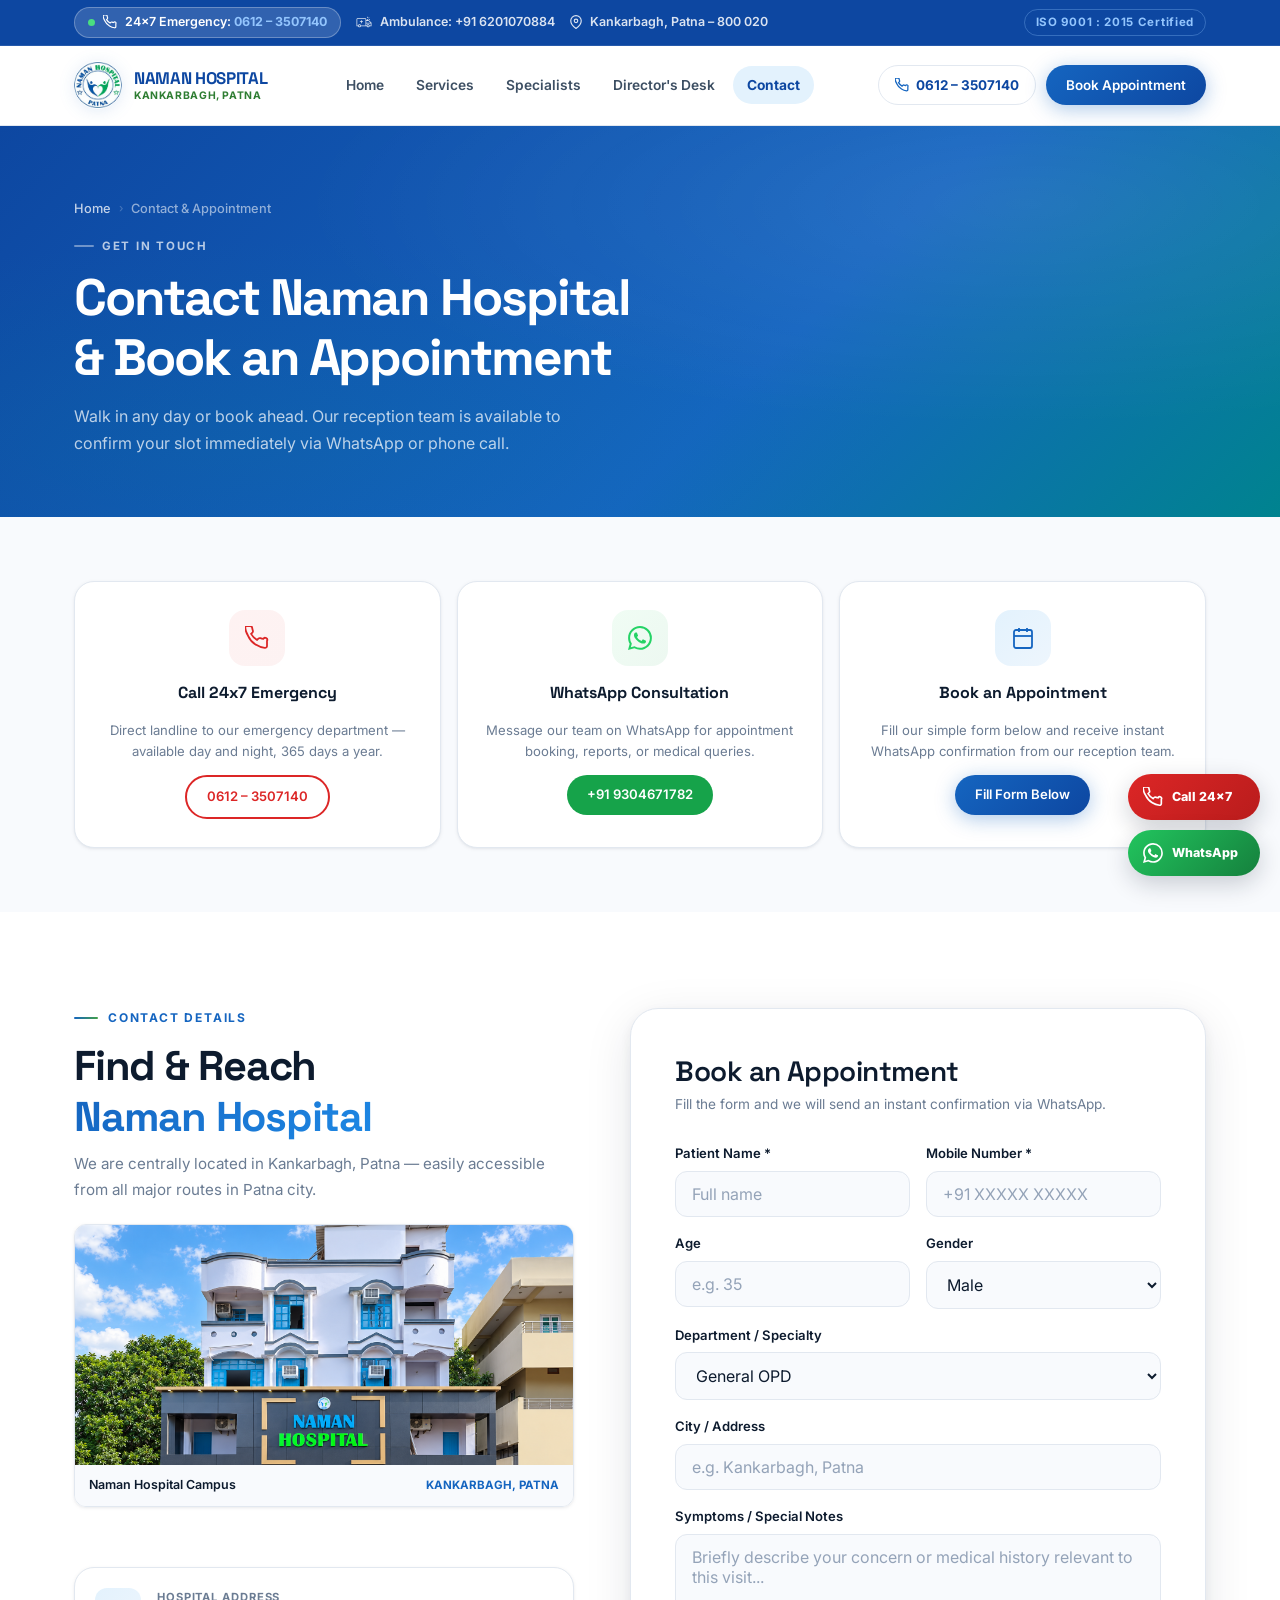
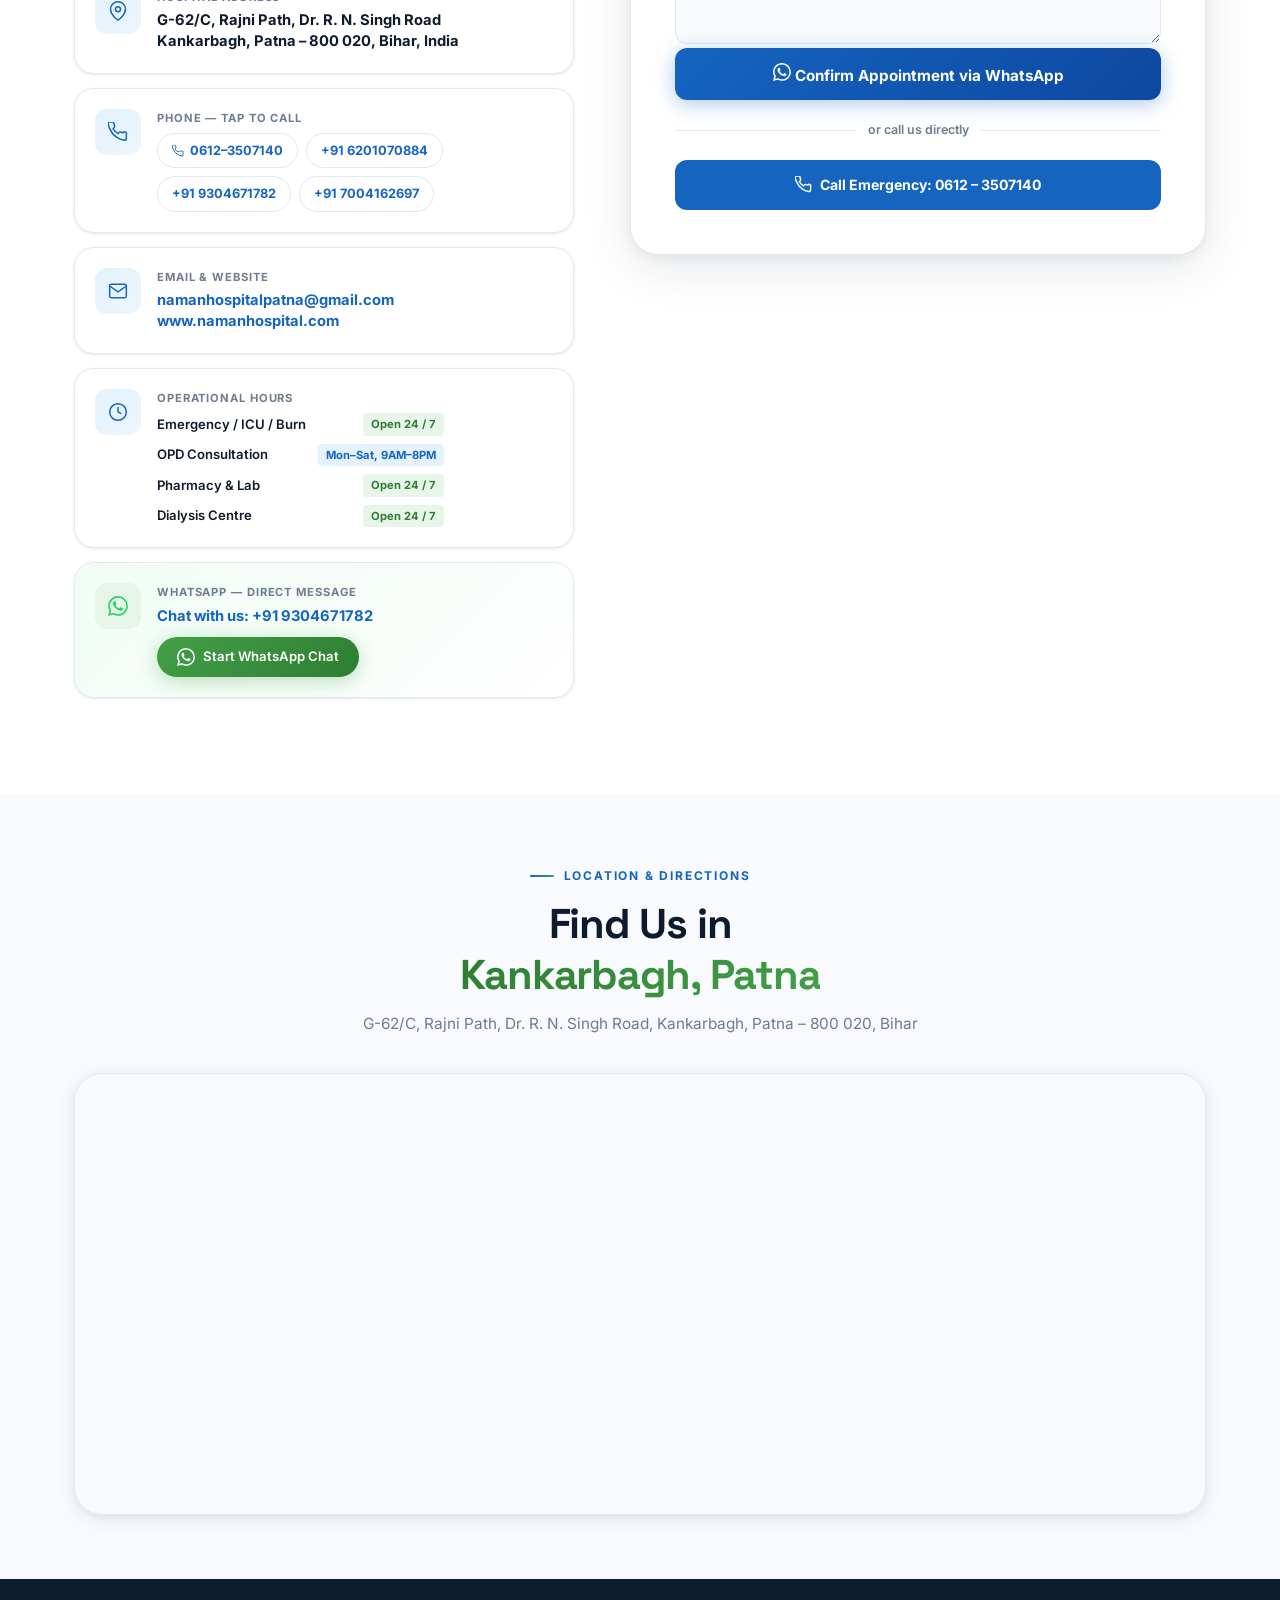
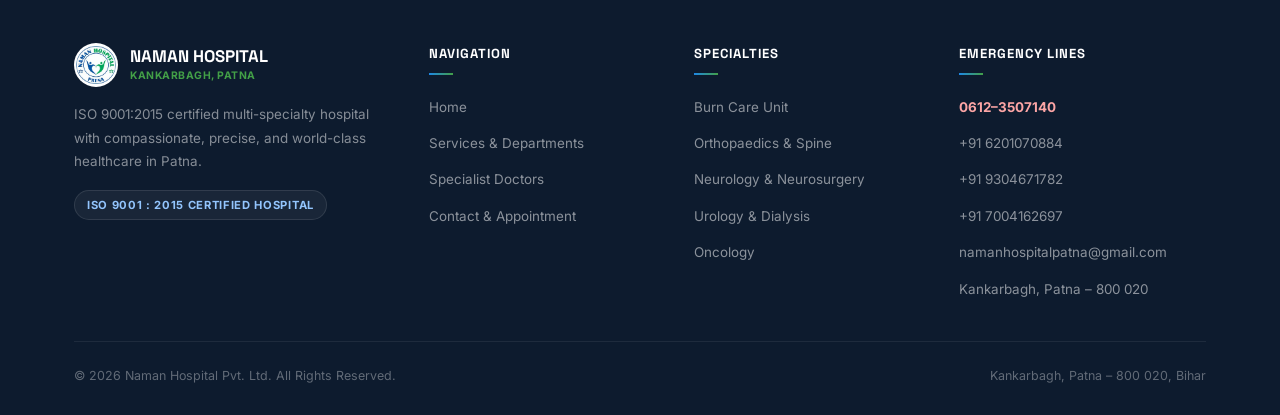
<file: contact.html>
<!DOCTYPE html>
<html lang="en">
<head>
  <meta charset="UTF-8">
  <meta name="viewport" content="width=device-width, initial-scale=1.0">
  <title>Contact &amp; Appointment — Naman Hospital Patna</title>
  <meta name="description" content="Contact Naman Hospital in Kankarbagh, Patna. Book an appointment, find our location, call our 24x7 emergency line, or reach us via WhatsApp.">
  <link rel="icon" type="image/jpeg" href="assets/images/newimages/nama-new-logo.jpeg">
  <link rel="preconnect" href="https://fonts.googleapis.com">
  <link rel="preconnect" href="https://fonts.gstatic.com" crossorigin>
  <link href="https://fonts.googleapis.com/css2?family=Space+Grotesk:wght@300;400;500;600;700&family=Inter:wght@300;400;500;600;700;800&display=swap" rel="stylesheet">
  <link rel="stylesheet" href="css/global.css">
  <style>
    /* Contact page specific */
    .contact-layout {
      display: grid; grid-template-columns: 1fr 1.15fr; gap: 56px; align-items: start;
    }
    .contact-info-section { display: flex; flex-direction: column; gap: 0; }
    .contact-cards { display: flex; flex-direction: column; gap: 14px; margin-top: 36px; }
    .contact-card {
      background: var(--white); border: 1px solid var(--border);
      border-radius: var(--r-lg); padding: 20px;
      display: flex; align-items: flex-start; gap: 16px;
      box-shadow: var(--sh-sm); transition: all 0.2s; cursor: pointer;
    }
    .contact-card:hover { border-color: rgba(21,101,192,0.25); transform: translateX(4px); box-shadow: var(--sh-md); }
    .cc-icon {
      width: 46px; height: 46px; border-radius: 12px;
      background: linear-gradient(135deg, var(--blue-light), rgba(30,136,229,0.08));
      display: flex; align-items: center; justify-content: center; flex-shrink: 0;
      color: var(--blue-mid);
    }
    .cc-icon.green { background: linear-gradient(135deg, var(--green-light), rgba(67,160,71,0.08)); color: var(--green-mid); }
    .cc-label { font-size: 0.7rem; font-weight: 700; text-transform: uppercase; letter-spacing: 0.08em; color: var(--text-muted); margin-bottom: 4px; }
    .cc-value { font-size: 0.92rem; font-weight: 700; color: var(--text-dark); line-height: 1.45; }
    .cc-value a { color: var(--blue-mid); transition: color 0.2s; }
    .cc-value a:hover { color: var(--blue-deep); }

    .phone-chip-row { display: flex; flex-wrap: wrap; gap: 8px; margin-top: 6px; }
    .phone-chip {
      display: inline-flex; align-items: center; gap: 6px;
      padding: 6px 14px; border: 1.5px solid var(--border); border-radius: var(--r-full);
      font-size: 0.8rem; font-weight: 700; color: var(--blue-mid); background: var(--white);
      transition: all 0.2s;
    }
    .phone-chip:hover { background: var(--blue-mid); color: var(--white); border-color: var(--blue-mid); }

    .hours-table { width: 100%; border-collapse: collapse; margin-top: 6px; }
    .hours-table tr:not(:last-child) td { padding-bottom: 8px; }
    .hours-table td:first-child { font-size: 0.82rem; font-weight: 600; color: var(--text-dark); padding-right: 12px; }
    .hours-table td:last-child { font-size: 0.82rem; color: var(--text-muted); text-align: right; }
    .hours-badge {
      display: inline-flex; align-items: center; gap: 5px;
      padding: 2px 8px; border-radius: 4px; font-size: 0.7rem; font-weight: 700;
      white-space: nowrap;
    }
    .hours-badge.open { background: var(--green-light); color: var(--green-mid); }
    .hours-badge.hours { background: var(--blue-light); color: var(--blue-mid); }

    /* Appointment Form */
    .appointment-card {
      background: var(--white); border: 1px solid var(--border);
      border-radius: var(--r-xl); padding: 44px;
      box-shadow: var(--sh-lg);
    }
    .form-grid-2 { display: grid; grid-template-columns: 1fr 1fr; gap: 16px; }
    .col-span-2 { grid-column: 1 / -1; }
    .submit-btn {
      width: 100%; padding: 15px; border-radius: var(--r-md);
      background: linear-gradient(135deg, var(--blue-mid), var(--blue-deep));
      color: var(--white); font-weight: 700; font-size: 0.95rem;
      font-family: 'Inter', sans-serif; cursor: pointer; border: none;
      box-shadow: 0 4px 20px rgba(21,101,192,.35);
      transition: all 0.25s var(--ease-out);
      margin-top: 4px;
    }
    .submit-btn:hover { transform: translateY(-2px); box-shadow: 0 8px 30px rgba(21,101,192,.45); }
    .form-divider {
      display: flex; align-items: center; gap: 12px; margin: 20px 0;
      font-size: 0.78rem; font-weight: 600; color: var(--text-muted);
    }
    .form-divider::before, .form-divider::after {
      content: ''; flex: 1; height: 1px; background: var(--border);
    }
    .whatsapp-btn {
      width: 100%; padding: 13px; border-radius: var(--r-md);
      background: #16A34A; color: var(--white);
      font-weight: 700; font-size: 0.88rem; font-family: 'Inter', sans-serif;
      cursor: pointer; border: none; display: flex; align-items: center; justify-content: center; gap: 8px;
      transition: all 0.2s;
    }
    .whatsapp-btn:hover { background: #15803D; transform: translateY(-2px); }

    /* Map section */
    .map-wrap {
      border-radius: var(--r-xl); overflow: hidden;
      border: 1px solid var(--border); box-shadow: var(--sh-md);
      width: 100%; max-width: 100%;
    }
    .map-wrap iframe { width: 100% !important; height: 440px; border: none; display: block; }

    /* Quick action cards */
    .quick-actions { display: grid; grid-template-columns: repeat(3, 1fr); gap: 16px; }
    .qa-card {
      background: var(--white); border: 1px solid var(--border);
      border-radius: var(--r-lg); padding: 28px 20px; text-align: center;
      display: flex; flex-direction: column; align-items: center; gap: 14px;
      box-shadow: var(--sh-sm); transition: all 0.3s var(--ease-out);
    }
    .qa-card:hover { transform: translateY(-5px); box-shadow: var(--sh-lg); border-color: rgba(21,101,192,0.15); }
    .qa-icon { width: 56px; height: 56px; border-radius: 16px; display: flex; align-items: center; justify-content: center; }
    .qa-title { font-family: 'Space Grotesk', sans-serif; font-size: 1rem; font-weight: 700; color: var(--text-dark); }
    .qa-desc { font-size: 0.82rem; color: var(--text-muted); line-height: 1.55; }

    @media (max-width: 1024px) {
      .contact-layout { grid-template-columns: 1fr; gap: 40px; }
      .quick-actions { grid-template-columns: 1fr; }
    }
    @media (max-width: 768px) {
      .appointment-card { padding: 24px 16px; border-radius: var(--r-lg); }
      .form-grid-2 { grid-template-columns: 1fr; }
      .col-span-2 { grid-column: auto; }
      .quick-actions { grid-template-columns: 1fr; }
      .map-wrap iframe { height: 300px; }
      .hours-table tr { display: flex; flex-direction: column; gap: 2px; margin-bottom: 8px; }
      .hours-table tr:not(:last-child) td { padding-bottom: 0; }
      .hours-table td:first-child { padding-right: 0; }
      .hours-table td:last-child { text-align: left; }
    }
    @media (max-width: 480px) {
      .contact-card { padding: 16px 14px; gap: 12px; }
      .map-wrap iframe { height: 240px; }
      .phone-chip { font-size: 0.76rem; padding: 5px 11px; }
      .cc-value { font-size: 0.86rem; word-break: break-word; overflow-wrap: anywhere; }
    }
  </style>
</head>
<body>

<!-- ======================================================
     EMERGENCY BAR
====================================================== -->
<div class="emergency-bar" id="emergencyBar">
  <div class="container emergency-bar-inner">
    <div class="ebar-left">
      <a href="tel:06123507140" class="ebar-emergency">
        <span class="ebar-dot"></span>
        <svg class="ebar-icon" viewBox="0 0 24 24" fill="none" stroke="currentColor" stroke-width="2">
          <path d="M22 16.92v3a2 2 0 01-2.18 2 19.79 19.79 0 01-8.63-3.07A19.5 19.5 0 013.07 9.8 19.79 19.79 0 01.1 1.18 2 2 0 012.12 0h3a2 2 0 012 1.72 12.84 12.84 0 00.7 2.81 2 2 0 01-.45 2.11L6.09 7.91a16 16 0 006 6l1.27-1.27a2 2 0 012.11-.45 12.84 12.84 0 002.81.7A2 2 0 0122 14.92z"/>
        </svg>
        <span>24x7 Emergency: <strong>0612 – 3507140</strong></span>
      </a>
      <a href="tel:6201070884" class="ebar-item ebar-item-ambulance">
        <span class="medical-inline-icon" aria-hidden="true" style="--inline-icon:url('../assets/icons/health/ambulance.svg');"></span>
        <span>Ambulance: +91 6201070884</span>
      </a>
      <span class="ebar-item ebar-item-location">
        <svg class="ebar-icon" viewBox="0 0 24 24" fill="none" stroke="currentColor" stroke-width="2">
          <path d="M21 10c0 7-9 13-9 13s-9-6-9-13a9 9 0 0118 0z"/><circle cx="12" cy="10" r="3"/>
        </svg>
        <span>Kankarbagh, Patna – 800 020</span>
      </span>
    </div>
    <div class="ebar-right">
      <span class="ebar-iso">ISO 9001 : 2015 Certified</span>
    </div>
  </div>
</div>

<!-- ======================================================
     NAVBAR
====================================================== -->
<header class="navbar" id="navbar">
  <div class="container nav-inner">
    <a href="index.html" class="nav-logo">
      <img src="assets/images/newimages/nama-new-logo.jpeg" class="nav-logo-img" alt="Naman Hospital logo" onerror="this.style.display='none'; this.nextElementSibling.style.display='flex'">
      <div style="display:none; width:48px; height:48px; border-radius:12px; background:linear-gradient(135deg,#1565C0,#2E7D32); align-items:center; justify-content:center; color:white; font-family:'Space Grotesk',sans-serif; font-weight:800; font-size:1.1rem;">N</div>
      <div class="nav-logo-text">
        <span class="nav-logo-name">NAMAN HOSPITAL</span>
        <span class="nav-logo-sub">Kankarbagh, Patna</span>
      </div>
    </a>
    <nav class="nav-links">
      <a href="index.html" class="nav-link">Home</a>
      <a href="services.html" class="nav-link">Services</a>
      <a href="doctors.html" class="nav-link">Specialists</a>
      <a href="index.html#director-message" class="nav-link">Director's Desk</a>
      <a href="contact.html" class="nav-link active">Contact</a>
    </nav>
    <div class="nav-actions">
      <a href="tel:06123507140" class="nav-tel" title="Call Emergency Hotline">
        <svg class="nav-tel-icon" viewBox="0 0 24 24" fill="none" stroke="currentColor" stroke-width="2.2">
          <path d="M22 16.92v3a2 2 0 01-2.18 2 19.79 19.79 0 01-8.63-3.07A19.5 19.5 0 013.07 9.8 19.79 19.79 0 01.1 1.18 2 2 0 012.12 0h3a2 2 0 012 1.72 12.84 12.84 0 00.7 2.81 2 2 0 01-.45 2.11L6.09 7.91a16 16 0 006 6l1.27-1.27a2 2 0 012.11-.45 12.84 12.84 0 002.81.7A2 2 0 0122 14.92z"/>
        </svg>
        <span>0612 – 3507140</span>
      </a>
      <a href="#appointment" class="btn btn-primary btn-sm nav-cta">Book Appointment</a>
      <a href="tel:06123507140" class="nav-call-btn" aria-label="Call Hospital 24x7">
        <svg viewBox="0 0 24 24" fill="none" stroke="currentColor" stroke-width="2.2">
          <path d="M22 16.92v3a2 2 0 01-2.18 2 19.79 19.79 0 01-8.63-3.07A19.5 19.5 0 013.07 9.8 19.79 19.79 0 01.1 1.18 2 2 0 012.12 0h3a2 2 0 012 1.72 12.84 12.84 0 00.7 2.81 2 2 0 01-.45 2.11L6.09 7.91a16 16 0 006 6l1.27-1.27a2 2 0 012.11-.45 12.84 12.84 0 002.81.7A2 2 0 0122 14.92z"/>
        </svg>
      </a>
      <button class="hamburger" id="hamburger" aria-label="Toggle menu" aria-controls="mobileMenu" aria-expanded="false">
        <span></span><span></span><span></span>
      </button>
    </div>
  </div>
</header>

<!-- Mobile Nav -->
<div class="mobile-menu" id="mobileMenu">
  <div class="mobile-menu-header">
    <div class="mobile-menu-brand">
      <span class="mobile-brand-title">NAMAN HOSPITAL</span>
      <span class="mobile-brand-sub">Kankarbagh, Patna</span>
    </div>
  </div>
  <nav class="mobile-nav-list">
    <a href="index.html" class="mobile-link">
      <span>Home</span>
      <svg width="18" height="18" viewBox="0 0 24 24" fill="none" stroke="currentColor" stroke-width="2"><polyline points="9 18 15 12 9 6"/></svg>
    </a>
    <a href="services.html" class="mobile-link">
      <span>Services & Specialties</span>
      <svg width="18" height="18" viewBox="0 0 24 24" fill="none" stroke="currentColor" stroke-width="2"><polyline points="9 18 15 12 9 6"/></svg>
    </a>
    <a href="doctors.html" class="mobile-link">
      <span>Our Specialists</span>
      <svg width="18" height="18" viewBox="0 0 24 24" fill="none" stroke="currentColor" stroke-width="2"><polyline points="9 18 15 12 9 6"/></svg>
    </a>
    <a href="index.html#director-message" class="mobile-link">
      <span>Director's Desk</span>
      <svg width="18" height="18" viewBox="0 0 24 24" fill="none" stroke="currentColor" stroke-width="2"><polyline points="9 18 15 12 9 6"/></svg>
    </a>
    <a href="contact.html" class="mobile-link active">
      <span>Emergency & Contact</span>
      <svg width="18" height="18" viewBox="0 0 24 24" fill="none" stroke="currentColor" stroke-width="2"><polyline points="9 18 15 12 9 6"/></svg>
    </a>
  </nav>
  <div class="mobile-cta-group">
    <a href="tel:06123507140" class="btn btn-white">
      <svg width="16" height="16" viewBox="0 0 24 24" fill="none" stroke="currentColor" stroke-width="2.2"><path d="M22 16.92v3a2 2 0 01-2.18 2 19.79 19.79 0 01-8.63-3.07A19.5 19.5 0 013.07 9.8 19.79 19.79 0 01.1 1.18 2 2 0 012.12 0h3a2 2 0 012 1.72 12.84 12.84 0 00.7 2.81 2 2 0 01-.45 2.11L6.09 7.91a16 16 0 006 6l1.27-1.27a2 2 0 012.11-.45 12.84 12.84 0 002.81.7A2 2 0 0122 14.92z"/></svg>
      Call: 0612 – 3507140
    </a>
    <a href="#appointment" class="btn btn-green">
      <svg width="16" height="16" viewBox="0 0 24 24" fill="none" stroke="currentColor" stroke-width="2"><rect x="3" y="4" width="18" height="18" rx="2" ry="2"/><line x1="16" y1="2" x2="16" y2="6"/><line x1="8" y1="2" x2="8" y2="6"/><line x1="3" y1="10" x2="21" y2="10"/></svg>
      Book Appointment
    </a>
  </div>
</div>

<!-- Page Hero -->
<div class="page-hero">
  <div class="page-hero-mesh"></div>
  <div class="container page-hero-content">
    <div class="breadcrumb">
      <a href="index.html">Home</a><span class="breadcrumb-sep">›</span><span>Contact &amp; Appointment</span>
    </div>
    <div class="page-hero-eyebrow">Get in Touch</div>
    <h1>Contact Naman Hospital<br>&amp; Book an Appointment</h1>
    <p>Walk in any day or book ahead. Our reception team is available to confirm your slot immediately via WhatsApp or phone call.</p>
  </div>
</div>

<!-- ======================================================
     QUICK ACTIONS
====================================================== -->
<section class="section-sm" style="background: var(--off-white);">
  <div class="container">
    <div class="quick-actions">
      <a href="tel:06123507140" class="qa-card reveal">
        <div class="qa-icon" style="background:linear-gradient(135deg,#FEF2F2,rgba(220,38,38,0.06));">
          <svg width="24" height="24" viewBox="0 0 24 24" fill="none" stroke="#DC2626" stroke-width="1.8"><path d="M22 16.92v3a2 2 0 01-2.18 2 19.79 19.79 0 01-8.63-3.07A19.5 19.5 0 013.07 9.8 19.79 19.79 0 01.1 1.18 2 2 0 012.12 0h3a2 2 0 012 1.72 12.84 12.84 0 00.7 2.81 2 2 0 01-.45 2.11L6.09 7.91a16 16 0 006 6l1.27-1.27a2 2 0 012.11-.45 12.84 12.84 0 002.81.7A2 2 0 0122 14.92z"/></svg>
        </div>
        <div class="qa-title">Call 24x7 Emergency</div>
        <div class="qa-desc">Direct landline to our emergency department — available day and night, 365 days a year.</div>
        <span class="btn btn-outline btn-sm" style="color:#DC2626; border-color:#DC2626; pointer-events:none;">0612 – 3507140</span>
      </a>
      <a href="https://wa.me/919304671782?text=Hello%20Naman%20Hospital%2C%20I%20would%20like%20to%20book%20an%20appointment." target="_blank" class="qa-card reveal reveal-delay-1">
        <div class="qa-icon" style="background:linear-gradient(135deg,#F0FDF4,rgba(22,163,74,0.08));">
          <span class="whatsapp-logo" aria-hidden="true" style="width:24px;height:24px;"></span>
        </div>
        <div class="qa-title">WhatsApp Consultation</div>
        <div class="qa-desc">Message our team on WhatsApp for appointment booking, reports, or medical queries.</div>
        <span class="btn btn-sm" style="background:#16A34A;color:white; pointer-events:none;">+91 9304671782</span>
      </a>
      <a href="#appointment" class="qa-card reveal reveal-delay-2">
        <div class="qa-icon" style="background:linear-gradient(135deg,var(--blue-light),rgba(30,136,229,0.08));">
          <svg width="24" height="24" viewBox="0 0 24 24" fill="none" stroke="#1565C0" stroke-width="1.8"><rect x="3" y="4" width="18" height="18" rx="2" ry="2"/><line x1="16" y1="2" x2="16" y2="6"/><line x1="8" y1="2" x2="8" y2="6"/><line x1="3" y1="10" x2="21" y2="10"/></svg>
        </div>
        <div class="qa-title">Book an Appointment</div>
        <div class="qa-desc">Fill our simple form below and receive instant WhatsApp confirmation from our reception team.</div>
        <span class="btn btn-primary btn-sm" style="pointer-events:none;">Fill Form Below</span>
      </a>
    </div>
  </div>
</section>

<!-- ======================================================
     CONTACT + APPOINTMENT FORM
====================================================== -->
<section class="section" id="appointment" style="background: var(--white);">
  <div class="container">
    <div class="contact-layout">

      <!-- Left: Contact Info -->
      <div class="contact-info-section reveal-left">
        <span class="eyebrow">Contact Details</span>
        <h2 class="heading-1" style="margin-bottom: 8px;">Find &amp; Reach<br><span class="text-gradient-blue">Naman Hospital</span></h2>
        <p style="font-size:0.95rem; color:var(--text-muted); line-height:1.75;">We are centrally located in Kankarbagh, Patna — easily accessible from all major routes in Patna city.</p>

        <div style="margin: 20px 0 24px; border-radius: var(--r-md); overflow: hidden; border: 1.5px solid var(--border); box-shadow: var(--sh-sm);">
          <img src="assets/images/naman-hospital-hero-enhanced.png" alt="Naman Hospital building in Kankarbagh, Patna" width="1672" height="941" loading="lazy" decoding="async" style="width: 100%; height: 240px; object-fit: cover; object-position: center; display: block;">
          <div style="padding: 10px 14px; background: var(--off-white); display: flex; align-items: center; justify-content: space-between; font-size: 0.78rem; font-weight: 600; color: var(--text-dark);">
            <span>Naman Hospital Campus</span>
            <span style="color: var(--blue-mid); font-size: 0.72rem; font-weight: 700; text-transform: uppercase;">Kankarbagh, Patna</span>
          </div>
        </div>

        <div class="contact-cards">
          <div class="contact-card">
            <div class="cc-icon">
              <svg width="20" height="20" viewBox="0 0 24 24" fill="none" stroke="currentColor" stroke-width="1.8"><path d="M21 10c0 7-9 13-9 13s-9-6-9-13a9 9 0 0118 0z"/><circle cx="12" cy="10" r="3"/></svg>
            </div>
            <div>
              <div class="cc-label">Hospital Address</div>
              <div class="cc-value">
                G-62/C, Rajni Path, Dr. R. N. Singh Road<br>
                Kankarbagh, Patna – 800 020, Bihar, India
              </div>
            </div>
          </div>

          <div class="contact-card">
            <div class="cc-icon">
              <svg width="20" height="20" viewBox="0 0 24 24" fill="none" stroke="currentColor" stroke-width="1.8"><path d="M22 16.92v3a2 2 0 01-2.18 2 19.79 19.79 0 01-8.63-3.07A19.5 19.5 0 013.07 9.8 19.79 19.79 0 01.1 1.18 2 2 0 012.12 0h3a2 2 0 012 1.72 12.84 12.84 0 00.7 2.81 2 2 0 01-.45 2.11L6.09 7.91a16 16 0 006 6l1.27-1.27a2 2 0 012.11-.45 12.84 12.84 0 002.81.7A2 2 0 0122 14.92z"/></svg>
            </div>
            <div>
              <div class="cc-label">Phone — Tap to Call</div>
              <div class="phone-chip-row">
                <a href="tel:06123507140" class="phone-chip">
                  <svg width="12" height="12" viewBox="0 0 24 24" fill="none" stroke="currentColor" stroke-width="2"><path d="M22 16.92v3a2 2 0 01-2.18 2 19.79 19.79 0 01-8.63-3.07A19.5 19.5 0 013.07 9.8 19.79 19.79 0 01.1 1.18 2 2 0 012.12 0h3a2 2 0 012 1.72 12.84 12.84 0 00.7 2.81 2 2 0 01-.45 2.11L6.09 7.91a16 16 0 006 6l1.27-1.27a2 2 0 012.11-.45 12.84 12.84 0 002.81.7A2 2 0 0122 14.92z"/></svg>
                  0612–3507140
                </a>
                <a href="tel:6201070884" class="phone-chip">+91 6201070884</a>
                <a href="tel:9304671782" class="phone-chip">+91 9304671782</a>
                <a href="tel:7004162697" class="phone-chip">+91 7004162697</a>
              </div>
            </div>
          </div>

          <div class="contact-card">
            <div class="cc-icon">
              <svg width="20" height="20" viewBox="0 0 24 24" fill="none" stroke="currentColor" stroke-width="1.8"><path d="M4 4h16c1.1 0 2 .9 2 2v12c0 1.1-.9 2-2 2H4c-1.1 0-2-.9-2-2V6c0-1.1.9-2 2-2z"/><polyline points="22,6 12,13 2,6"/></svg>
            </div>
            <div>
              <div class="cc-label">Email &amp; Website</div>
              <div class="cc-value">
                <a href="mailto:namanhospitalpatna@gmail.com">namanhospitalpatna@gmail.com</a><br>
                <a href="https://www.namanhospital.com" target="_blank" rel="noopener">www.namanhospital.com</a>
              </div>
            </div>
          </div>

          <div class="contact-card">
            <div class="cc-icon">
              <svg width="20" height="20" viewBox="0 0 24 24" fill="none" stroke="currentColor" stroke-width="1.8"><circle cx="12" cy="12" r="10"/><polyline points="12 6 12 12 16 14"/></svg>
            </div>
            <div>
              <div class="cc-label">Operational Hours</div>
              <table class="hours-table">
                <tr>
                  <td>Emergency / ICU / Burn</td>
                  <td><span class="hours-badge open">Open 24 / 7</span></td>
                </tr>
                <tr>
                  <td>OPD Consultation</td>
                  <td><span class="hours-badge hours">Mon–Sat, 9AM–8PM</span></td>
                </tr>
                <tr>
                  <td>Pharmacy &amp; Lab</td>
                  <td><span class="hours-badge open">Open 24 / 7</span></td>
                </tr>
                <tr>
                  <td>Dialysis Centre</td>
                  <td><span class="hours-badge open">Open 24 / 7</span></td>
                </tr>
              </table>
            </div>
          </div>

          <div class="contact-card cc-icon-green" style="background:linear-gradient(135deg,#F0FDF4,white);">
            <div class="cc-icon green">
              <span class="whatsapp-logo" aria-hidden="true" style="width:20px;height:20px;"></span>
            </div>
            <div>
              <div class="cc-label">WhatsApp — Direct Message</div>
              <div class="cc-value">
                <a href="https://wa.me/919304671782?text=Hello%20Naman%20Hospital" target="_blank" rel="noopener">Chat with us: +91 9304671782</a>
              </div>
              <a href="https://wa.me/919304671782?text=Hello%20Naman%20Hospital%2C%20I%20need%20an%20appointment." target="_blank" class="btn btn-green btn-sm" style="margin-top:10px; display:inline-flex;">
                <span class="whatsapp-logo" aria-hidden="true" style="color:#FFFFFF;"></span>
                Start WhatsApp Chat
              </a>
            </div>
          </div>
        </div>
      </div>

      <!-- Right: Appointment Form -->
      <div class="appointment-card reveal-right" id="appointmentCard">
        <h3 class="heading-2" style="margin-bottom:4px;">Book an Appointment</h3>
        <p style="font-size:0.85rem;color:var(--text-muted);margin-bottom:28px;">Fill the form and we will send an instant confirmation via WhatsApp.</p>

        <form id="apptForm">
          <div class="form-grid-2">
            <div class="form-group">
              <label class="form-label" for="fName">Patient Name *</label>
              <input type="text" id="fName" class="form-input" placeholder="Full name" required>
            </div>
            <div class="form-group">
              <label class="form-label" for="fPhone">Mobile Number *</label>
              <input type="tel" id="fPhone" class="form-input" placeholder="+91 XXXXX XXXXX" required>
            </div>
            <div class="form-group">
              <label class="form-label" for="fAge">Age</label>
              <input type="number" id="fAge" class="form-input" placeholder="e.g. 35" min="1" max="120">
            </div>
            <div class="form-group">
              <label class="form-label" for="fGender">Gender</label>
              <select id="fGender" class="form-select">
                <option value="Male">Male</option>
                <option value="Female">Female</option>
                <option value="Other">Other</option>
              </select>
            </div>
            <div class="form-group col-span-2">
              <label class="form-label" for="fDept">Department / Specialty</label>
              <select id="fDept" class="form-select">
                <option value="General OPD">General OPD</option>
                <option value="Emergency & Trauma">Emergency &amp; Trauma</option>
                <option value="Burn Care Unit (24x7)">Burn Care Unit (24x7)</option>
                <option value="Orthopaedics & Spine">Orthopaedics &amp; Spine</option>
                <option value="Neurology & Neurosurgery">Neurology &amp; Neurosurgery</option>
                <option value="Gastroenterology & Hepatology">Gastroenterology &amp; Hepatology</option>
                <option value="Cardiology">Cardiology</option>
                <option value="Urology & Dialysis">Urology &amp; Dialysis</option>
                <option value="Nephrology">Nephrology</option>
                <option value="Gynaecology & Obstetrics">Gynaecology &amp; Obstetrics</option>
                <option value="Paediatrics & NICU">Paediatrics &amp; NICU</option>
                <option value="Oncology">Oncology</option>
                <option value="Plastic & Reconstructive Surgery">Plastic &amp; Reconstructive Surgery</option>
                <option value="ENT & Maxillofacial">ENT &amp; Maxillofacial</option>
                <option value="Pulmonology / Chest">Pulmonology / Chest</option>
                <option value="Laparoscopic Surgery">Laparoscopic Surgery</option>
                <option value="General Surgery">General Surgery</option>
                <option value="Pathology Lab / Diagnostics">Pathology Lab / Diagnostics</option>
              </select>
            </div>
            <div class="form-group col-span-2">
              <label class="form-label" for="fAddress">City / Address</label>
              <input type="text" id="fAddress" class="form-input" placeholder="e.g. Kankarbagh, Patna">
            </div>
            <div class="form-group col-span-2">
              <label class="form-label" for="fNote">Symptoms / Special Notes</label>
              <textarea id="fNote" class="form-textarea" placeholder="Briefly describe your concern or medical history relevant to this visit..."></textarea>
            </div>
          </div>
          <button type="submit" class="submit-btn">
            <span class="whatsapp-logo" aria-hidden="true" style="color:#FFFFFF;"></span>
            Confirm Appointment via WhatsApp
          </button>
          <div class="form-divider">or call us directly</div>
          <a href="tel:06123507140" class="whatsapp-btn" style="background:#1565C0;">
            <svg width="17" height="17" viewBox="0 0 24 24" fill="none" stroke="white" stroke-width="2"><path d="M22 16.92v3a2 2 0 01-2.18 2 19.79 19.79 0 01-8.63-3.07A19.5 19.5 0 013.07 9.8 19.79 19.79 0 01.1 1.18 2 2 0 012.12 0h3a2 2 0 012 1.72 12.84 12.84 0 00.7 2.81 2 2 0 01-.45 2.11L6.09 7.91a16 16 0 006 6l1.27-1.27a2 2 0 012.11-.45 12.84 12.84 0 002.81.7A2 2 0 0122 14.92z"/></svg>
            Call Emergency: 0612 – 3507140
          </a>
        </form>
      </div>
    </div>
  </div>
</section>

<!-- ======================================================
     MAP SECTION
====================================================== -->
<section class="section-sm" style="background: var(--off-white);">
  <div class="container">
    <div class="section-header reveal" style="margin-bottom:36px;">
      <span class="eyebrow">Location &amp; Directions</span>
      <h2 class="heading-1">Find Us in<br><span class="text-gradient-green">Kankarbagh, Patna</span></h2>
      <p>G-62/C, Rajni Path, Dr. R. N. Singh Road, Kankarbagh, Patna – 800 020, Bihar</p>
    </div>
    <div class="map-wrap reveal" id="location">
      <iframe
        src="https://www.google.com/maps/embed?pb=!1m18!1m12!1m3!1d14392.427670154032!2d85.14815965!3d25.59719875!2m3!1f0!2f0!3f0!3m2!1i1024!2i768!4f13.1!3m3!1m2!1s0x39ed58f27fa0f679%3A0x6b7b252ce28b1225!2sKankarbagh%2C%20Patna%2C%20Bihar!5e0!3m2!1sen!2sin!4v1700000000000"
        allowfullscreen loading="lazy" referrerpolicy="no-referrer-when-downgrade"
        title="Naman Hospital Kankarbagh Patna Map">
      </iframe>
    </div>
  </div>
</section>

<!-- Footer -->
<footer class="footer">
  <div class="container">
    <div class="footer-grid">
      <div>
        <div class="footer-brand-logo">
          <img src="assets/images/newimages/nama-new-logo.jpeg" alt="Naman Hospital logo" width="48" height="48" style="object-fit:contain;border-radius:50%;background:white;padding:2px;" onerror="this.style.display='none'">
          <div><div class="footer-brand-name">NAMAN HOSPITAL</div><div class="footer-brand-sub">Kankarbagh, Patna</div></div>
        </div>
        <p class="footer-desc">ISO 9001:2015 certified multi-specialty hospital with compassionate, precise, and world-class healthcare in Patna.</p>
        <div class="footer-iso">ISO 9001 : 2015 Certified Hospital</div>
      </div>
      <div>
        <h4 class="footer-col-title">Navigation</h4>
        <ul class="footer-links">
          <li><a href="index.html" class="footer-link">Home</a></li>
          <li><a href="services.html" class="footer-link">Services &amp; Departments</a></li>
          <li><a href="doctors.html" class="footer-link">Specialist Doctors</a></li>
          <li><a href="contact.html" class="footer-link">Contact &amp; Appointment</a></li>
        </ul>
      </div>
      <div>
        <h4 class="footer-col-title">Specialties</h4>
        <ul class="footer-links">
          <li><a href="services.html" class="footer-link">Burn Care Unit</a></li>
          <li><a href="services.html" class="footer-link">Orthopaedics &amp; Spine</a></li>
          <li><a href="services.html" class="footer-link">Neurology &amp; Neurosurgery</a></li>
          <li><a href="services.html" class="footer-link">Urology &amp; Dialysis</a></li>
          <li><a href="services.html" class="footer-link">Oncology</a></li>
        </ul>
      </div>
      <div>
        <h4 class="footer-col-title">Emergency Lines</h4>
        <ul class="footer-links">
          <li><a href="tel:06123507140" class="footer-link" style="color:#FCA5A5;font-weight:700;">0612–3507140</a></li>
          <li><a href="tel:6201070884" class="footer-link">+91 6201070884</a></li>
          <li><a href="tel:9304671782" class="footer-link">+91 9304671782</a></li>
          <li><a href="tel:7004162697" class="footer-link">+91 7004162697</a></li>
          <li><a href="mailto:namanhospitalpatna@gmail.com" class="footer-link" style="word-break:break-all;">namanhospitalpatna@gmail.com</a></li>
          <li><span class="footer-link">Kankarbagh, Patna – 800 020</span></li>
        </ul>
      </div>
    </div>
    <div class="footer-bottom">
      <p>&copy; 2026 Naman Hospital Pvt. Ltd. All Rights Reserved.</p>
      <p>Kankarbagh, Patna – 800 020, Bihar</p>
    </div>
  </div>
</footer>

<div class="mobile-dock">
  <div class="dock-inner">
    <a href="tel:06123507140" class="dock-btn call"><div class="dock-btn-icon"><svg width="18" height="18" viewBox="0 0 24 24" fill="none" stroke="#DC2626" stroke-width="2"><path d="M22 16.92v3a2 2 0 01-2.18 2 19.79 19.79 0 01-8.63-3.07A19.5 19.5 0 013.07 9.8 19.79 19.79 0 01.1 1.18 2 2 0 012.12 0h3a2 2 0 012 1.72 12.84 12.84 0 00.7 2.81 2 2 0 01-.45 2.11L6.09 7.91a16 16 0 006 6l1.27-1.27a2 2 0 012.11-.45 12.84 12.84 0 002.81.7A2 2 0 0122 14.92z"/></svg></div><span>Call 24x7</span></a>
    <a href="https://wa.me/919304671782" target="_blank" class="dock-btn whatsapp"><div class="dock-btn-icon"><span class="whatsapp-logo" aria-hidden="true"></span></div><span>WhatsApp</span></a>
    <a href="#appointment" class="dock-btn appointment"><div class="dock-btn-icon"><svg width="18" height="18" viewBox="0 0 24 24" fill="none" stroke="#1565C0" stroke-width="2"><rect x="3" y="4" width="18" height="18" rx="2" ry="2"/><line x1="16" y1="2" x2="16" y2="6"/><line x1="8" y1="2" x2="8" y2="6"/><line x1="3" y1="10" x2="21" y2="10"/></svg></div><span>Appointment</span></a>
  </div>
</div>
<div id="toast-stack"></div>
<script src="js/main.js"></script>
</body>
</html>
</file>
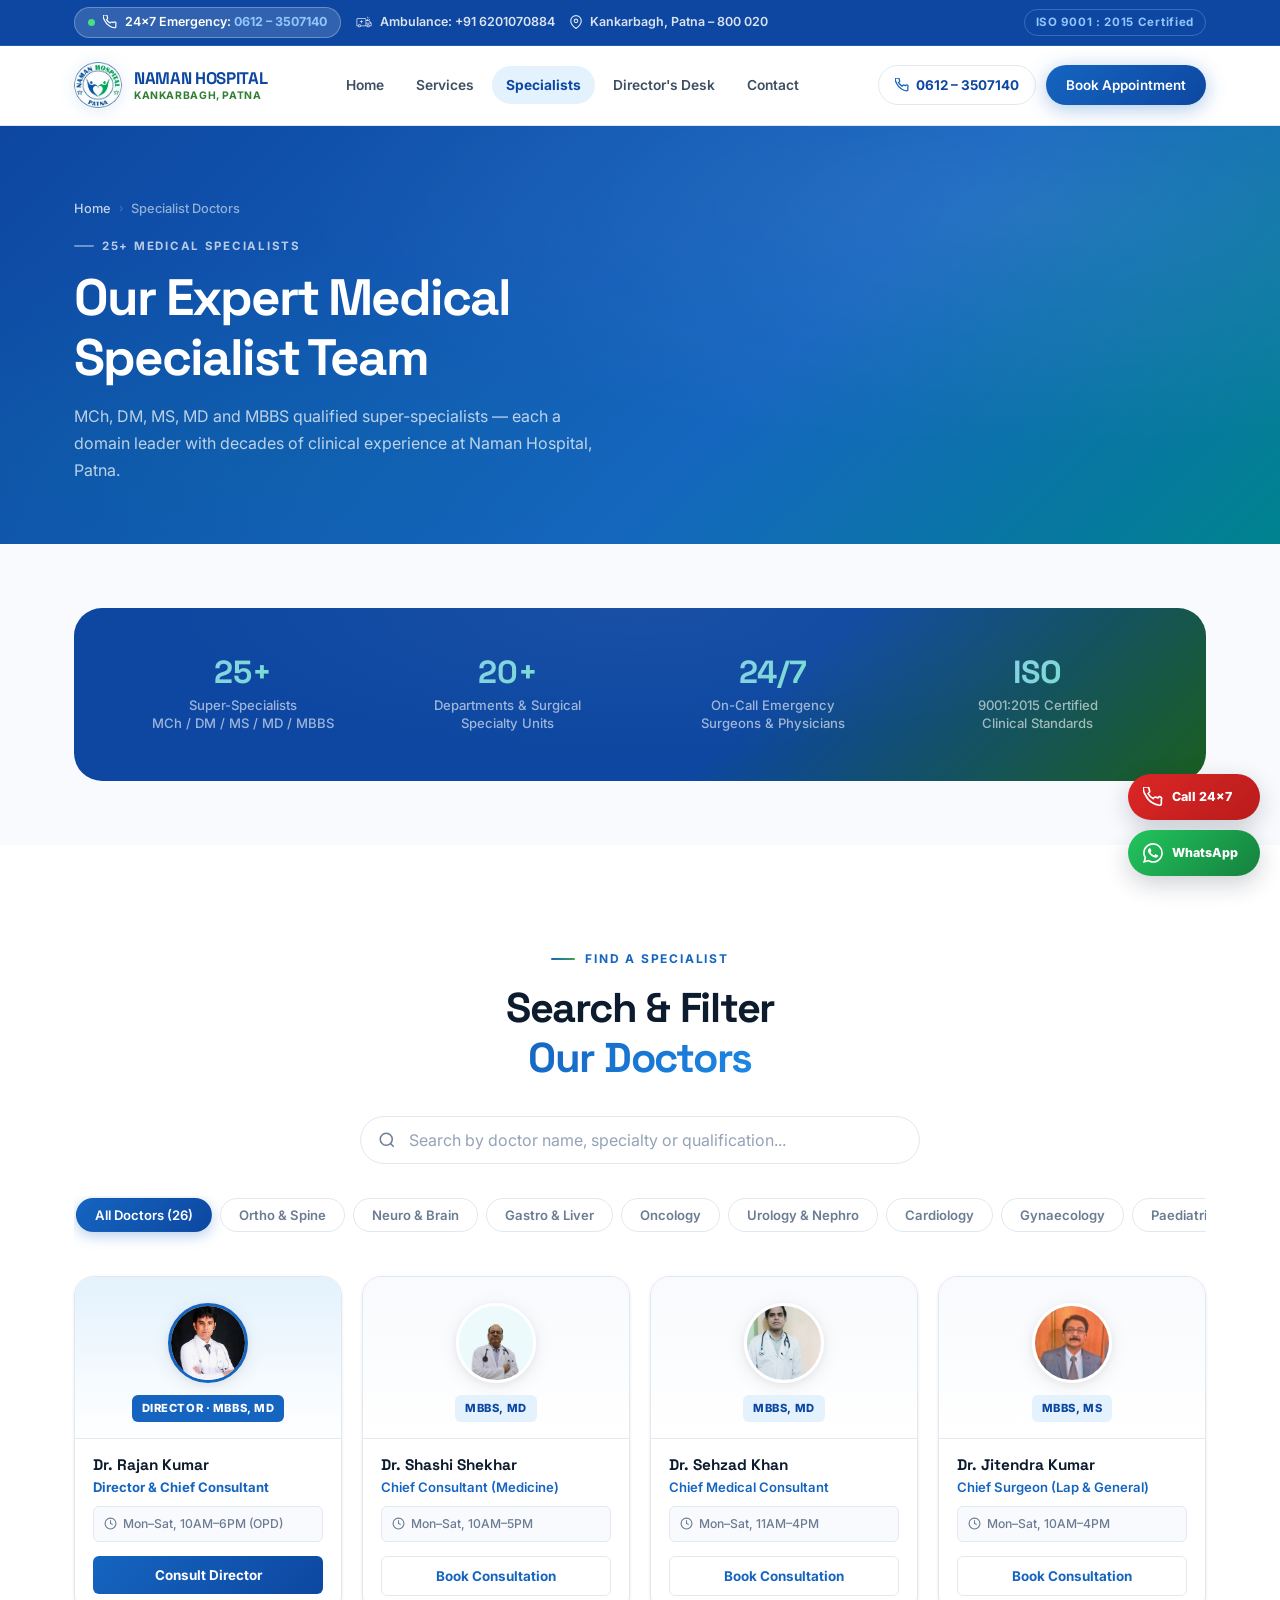
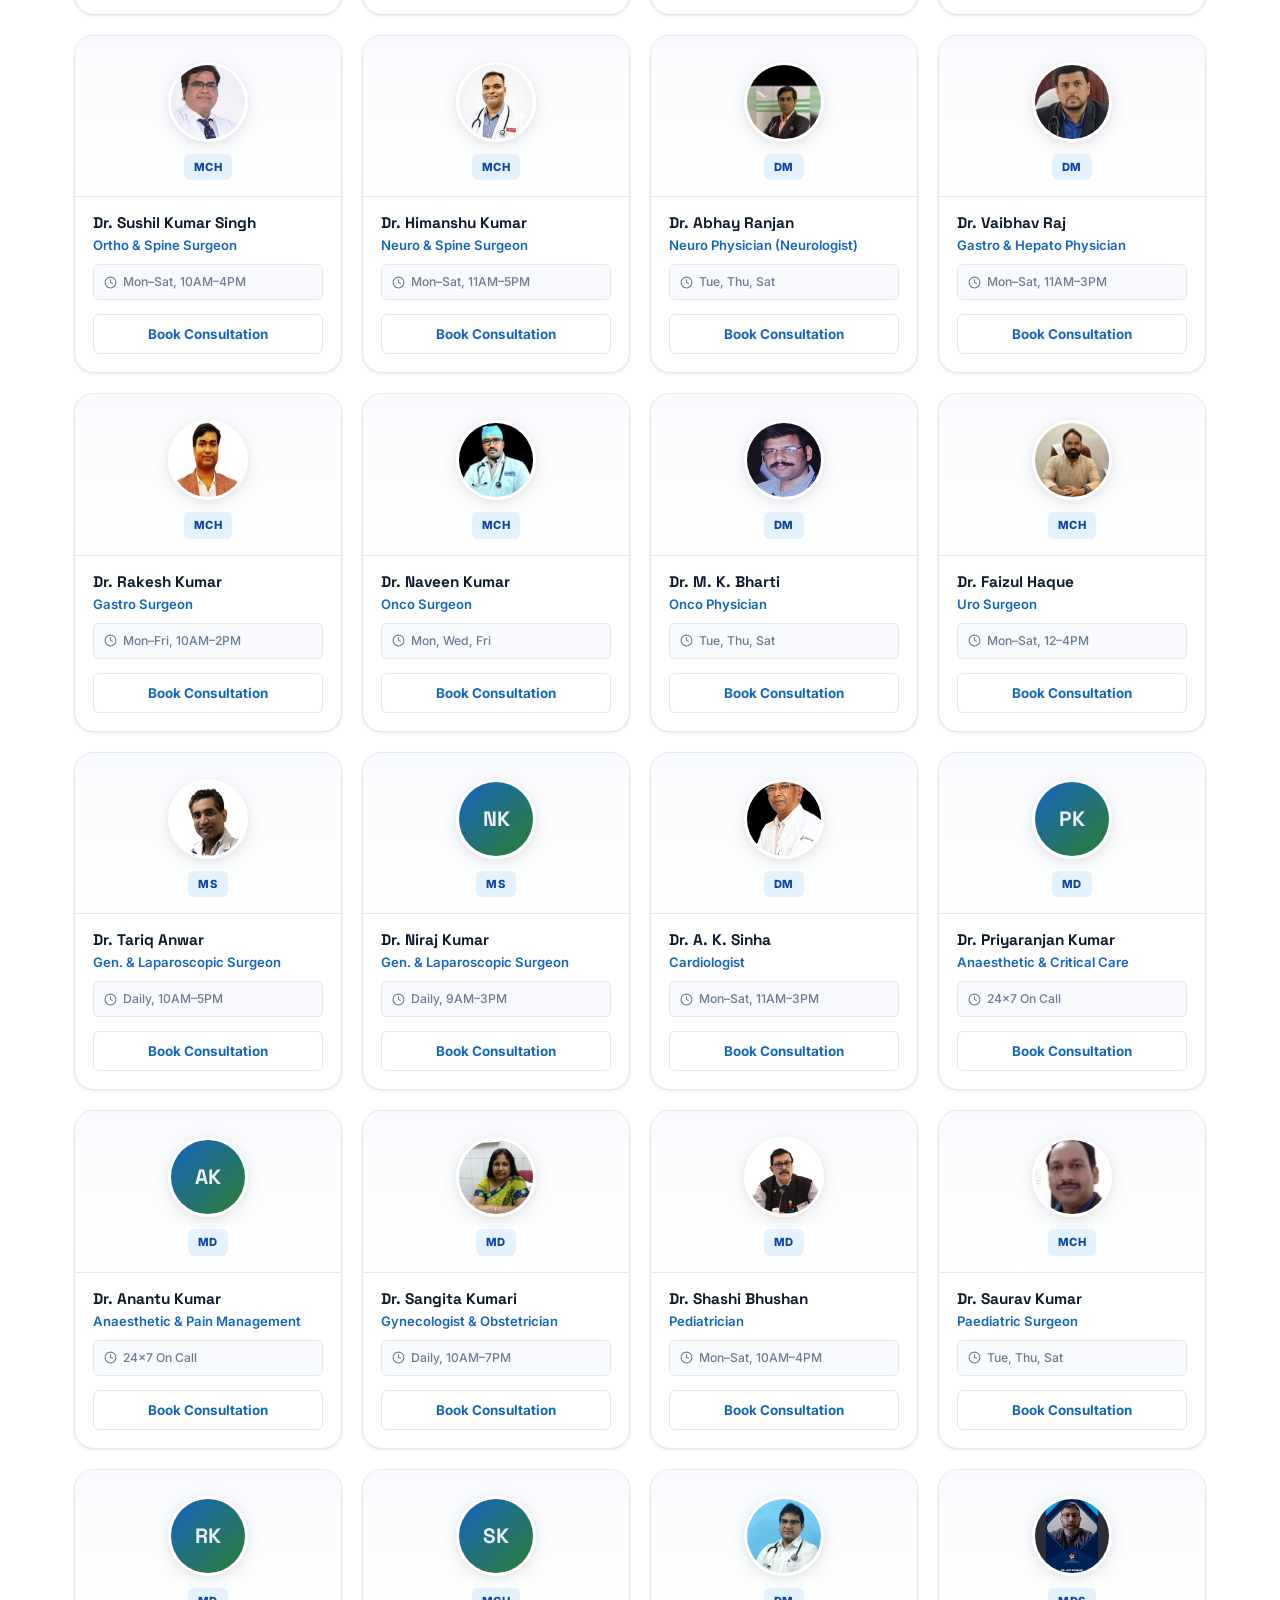
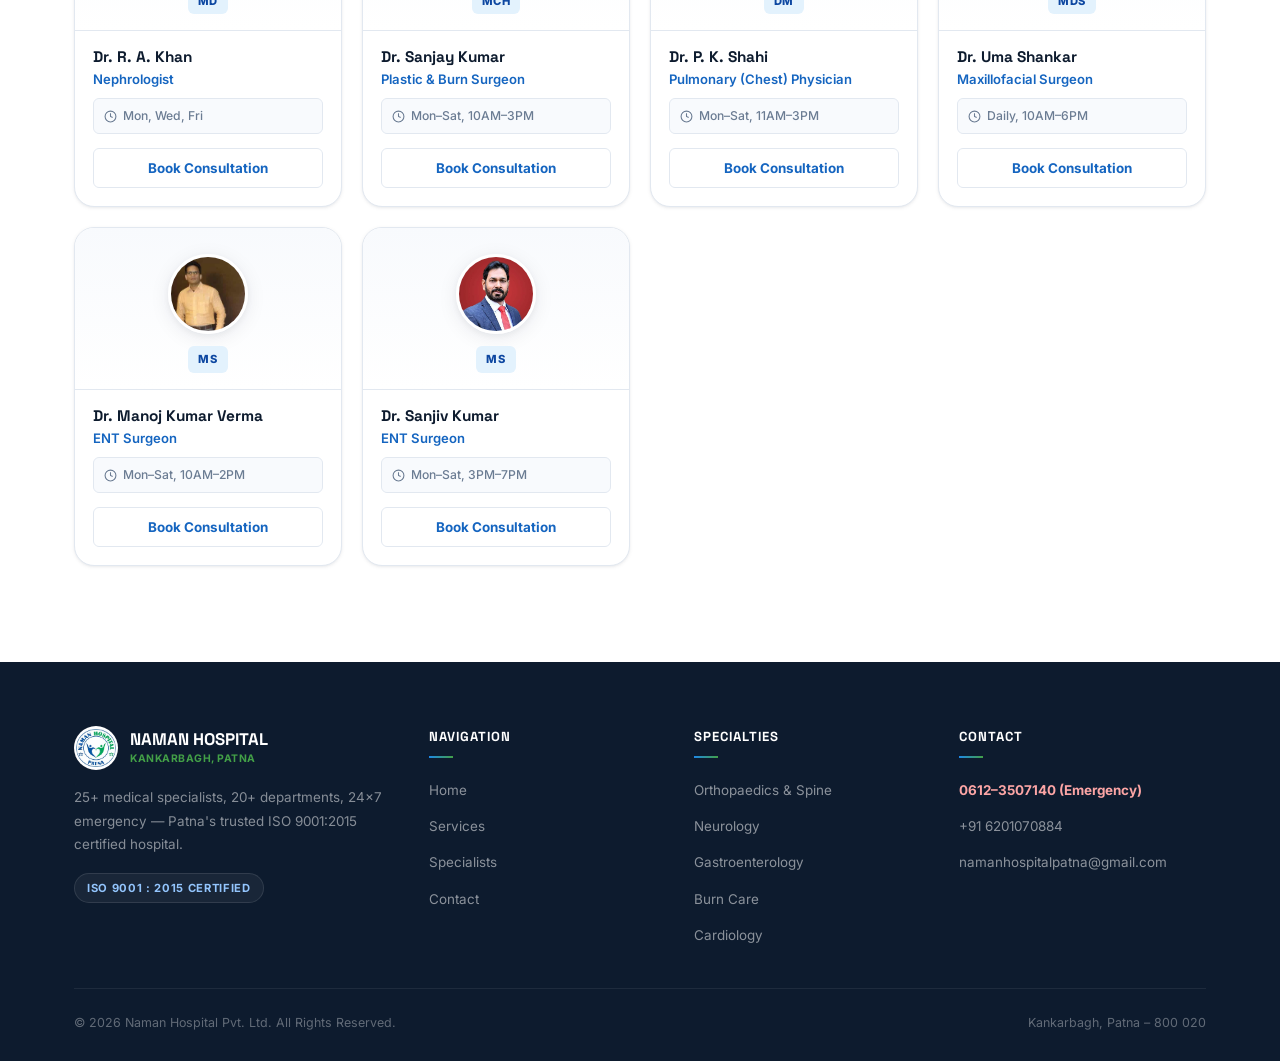
<file: doctors.html>
<!DOCTYPE html>
<html lang="en">
<head>
  <meta charset="UTF-8">
  <meta name="viewport" content="width=device-width, initial-scale=1.0">
  <title>Specialist Doctors — Naman Hospital Patna</title>
  <meta name="description" content="Meet Naman Hospital's team of 25+ MCh, DM, MS, MD and MBBS specialists in Orthopaedics, Neurology, Cardiology, Gastroenterology, Urology, Gynaecology, Burns and more.">
  <link rel="icon" type="image/jpeg" href="assets/images/newimages/nama-new-logo.jpeg">
  <link rel="preconnect" href="https://fonts.googleapis.com">
  <link rel="preconnect" href="https://fonts.gstatic.com" crossorigin>
  <link href="https://fonts.googleapis.com/css2?family=Space+Grotesk:wght@300;400;500;600;700&family=Inter:wght@300;400;500;600;700;800&display=swap" rel="stylesheet">
  <link rel="stylesheet" href="css/global.css">
  <style>
    /* Doctors page specific */
    .doctor-search-bar {
      width: 100%; max-width: 560px; margin: 0 auto 32px;
      position: relative;
    }
    .doctor-search-bar svg {
      position: absolute; left: 18px; top: 50%; transform: translateY(-50%);
      color: var(--text-muted); pointer-events: none;
    }
    .doctor-search-bar input {
      width: 100%; padding: 13px 20px 13px 48px;
      border: 1.5px solid var(--border); border-radius: var(--r-full);
      background: var(--white); font-size: 16px; font-family: 'Inter', sans-serif;
      color: var(--text-dark); transition: all 0.2s;
    }
    .doctor-search-bar input:focus {
      outline: none; border-color: var(--blue-bright);
      box-shadow: 0 0 0 3px rgba(30,136,229,0.12);
    }
    .doctor-search-bar input::placeholder { color: var(--text-light); }

    .dept-tabs-scroll {
      width: 100%; max-width: 100%;
      overflow-x: auto; -webkit-overflow-scrolling: touch;
      padding-bottom: 6px; scrollbar-width: none;
    }
    .dept-tabs-scroll::-webkit-scrollbar { display: none; }
    .dept-tabs { display: flex; gap: 8px; width: max-content; padding: 2px 2px 6px; margin-bottom: 32px; }
    .doc-tab {
      padding: 8px 18px; border-radius: var(--r-full);
      border: 1.5px solid var(--border); background: var(--white);
      font-size: 0.82rem; font-weight: 600; color: var(--text-muted);
      white-space: nowrap; cursor: pointer; font-family: 'Inter', sans-serif;
      transition: all 0.2s; flex-shrink: 0;
    }
    .doc-tab:hover { border-color: var(--blue-bright); color: var(--blue-mid); }
    .doc-tab.active {
      background: linear-gradient(135deg, var(--blue-mid), var(--blue-deep));
      color: var(--white); border-color: transparent;
      box-shadow: 0 4px 14px rgba(21,101,192,.3);
    }

    #docGrid {
      display: grid; grid-template-columns: repeat(4, 1fr); gap: 20px;
    }
    .doc-card {
      background: var(--white); border: 1px solid var(--border);
      border-radius: var(--r-lg); overflow: hidden;
      box-shadow: var(--sh-sm); transition: all 0.3s var(--ease-out);
    }
    .doc-card:hover { transform: translateY(-5px); box-shadow: var(--sh-lg); border-color: rgba(21,101,192,0.2); }
    .doc-card-header {
      padding: 26px 18px 16px; display: flex; flex-direction: column; align-items: center; gap: 12px;
      border-bottom: 1px solid var(--border);
      background: linear-gradient(180deg, var(--off-white) 0%, var(--white) 100%);
    }
    .doc-avatar {
      width: 80px; height: 80px; border-radius: 50%;
      overflow: hidden; flex-shrink: 0;
      border: 3px solid var(--white); box-shadow: var(--sh-md);
    }
    .doc-avatar img { width: 100%; height: 100%; object-fit: cover; object-position: center 24%; display: block; }
    .doc-avatar-fallback {
      width: 100%; height: 100%;
      background: linear-gradient(135deg, var(--blue-mid), var(--green-mid));
      display: flex; align-items: center; justify-content: center;
      font-family: 'Space Grotesk', sans-serif;
      font-size: 1.3rem; font-weight: 700; color: rgba(255,255,255,0.9);
    }
    .doc-qual {
      display: inline-block; padding: 4px 10px;
      background: var(--blue-light); color: var(--blue-deep);
      border-radius: 6px; font-size: 0.7rem; font-weight: 800;
      letter-spacing: 0.05em; text-transform: uppercase;
    }
    .doc-card-body { padding: 16px 18px 18px; }
    .doc-name { font-family: 'Space Grotesk', sans-serif; font-size: 0.96rem; font-weight: 700; color: var(--text-dark); margin-bottom: 4px; line-height: 1.3; }
    .doc-specialty { font-size: 0.82rem; font-weight: 600; color: var(--blue-mid); margin-bottom: 10px; line-height: 1.3; }
    .doc-timing {
      display: flex; align-items: center; gap: 6px;
      font-size: 0.76rem; font-weight: 500; color: var(--text-muted);
      background: var(--off-white); border: 1px solid var(--border);
      border-radius: var(--r-sm); padding: 7px 10px; margin-bottom: 14px;
    }
    .doc-book {
      width: 100%; padding: 11px; border-radius: var(--r-sm);
      border: 1.5px solid var(--border); background: var(--white);
      font-size: 0.84rem; font-weight: 700; color: var(--blue-mid);
      font-family: 'Inter', sans-serif; cursor: pointer;
      transition: all 0.2s;
    }
    .doc-book:hover {
      background: linear-gradient(135deg, var(--blue-mid), var(--blue-deep));
      color: var(--white); border-color: transparent;
    }
    #docEmpty {
      grid-column: 1/-1; display: none;
      flex-direction: column; align-items: center; justify-content: center;
      padding: 60px 20px; text-align: center; gap: 12px;
    }
    #docEmpty svg { color: var(--text-light); }
    #docEmpty h3 { font-family: 'Space Grotesk', sans-serif; color: var(--text-dark); }
    #docEmpty p { color: var(--text-muted); font-size: 0.9rem; }
    #docEmpty button { margin-top: 8px; }

    /* Leadership highlight */
    .leadership-banner {
      background: linear-gradient(135deg, var(--blue-deep), #0D47A1 60%, var(--green-deep) 100%);
      border-radius: var(--r-xl); padding: 48px;
      display: grid; grid-template-columns: repeat(4, 1fr); gap: 24px;
      position: relative; overflow: hidden;
    }
    .leadership-banner::before {
      content: ''; position: absolute; inset: 0;
      background: radial-gradient(ellipse at 50% 0%, rgba(255,255,255,0.05) 0%, transparent 60%);
    }
    .lb-item { text-align: center; position: relative; z-index: 1; }
    .lb-num {
      font-family: 'Space Grotesk', sans-serif;
      font-size: 2rem; font-weight: 700;
      background: linear-gradient(135deg, #93C5FD, #6EE7B7);
      -webkit-background-clip: text; -webkit-text-fill-color: transparent;
      line-height: 1; margin-bottom: 8px;
    }
    .lb-label { font-size: 0.82rem; font-weight: 500; color: rgba(255,255,255,0.6); line-height: 1.4; }

    @media (max-width: 1100px) { #docGrid { grid-template-columns: repeat(3, 1fr); } }
    @media (max-width: 820px) {
      #docGrid { grid-template-columns: repeat(2, 1fr); gap: 16px; }
      .leadership-banner { grid-template-columns: repeat(2, 1fr); gap: 20px; }
    }
    @media (max-width: 560px) {
      #docGrid { grid-template-columns: 1fr; }
      .leadership-banner { grid-template-columns: 1fr 1fr; padding: 22px 14px; gap: 14px; border-radius: var(--r-lg); }
      .doc-card-header { padding: 20px 16px 14px; }
      .doc-card-body { padding: 14px 16px 16px; }
    }
    @media (max-width: 360px) {
      .leadership-banner { grid-template-columns: 1fr; }
    }
  </style>
</head>
<body>

<!-- ======================================================
     EMERGENCY BAR
====================================================== -->
<div class="emergency-bar" id="emergencyBar">
  <div class="container emergency-bar-inner">
    <div class="ebar-left">
      <a href="tel:06123507140" class="ebar-emergency">
        <span class="ebar-dot"></span>
        <svg class="ebar-icon" viewBox="0 0 24 24" fill="none" stroke="currentColor" stroke-width="2">
          <path d="M22 16.92v3a2 2 0 01-2.18 2 19.79 19.79 0 01-8.63-3.07A19.5 19.5 0 013.07 9.8 19.79 19.79 0 01.1 1.18 2 2 0 012.12 0h3a2 2 0 012 1.72 12.84 12.84 0 00.7 2.81 2 2 0 01-.45 2.11L6.09 7.91a16 16 0 006 6l1.27-1.27a2 2 0 012.11-.45 12.84 12.84 0 002.81.7A2 2 0 0122 14.92z"/>
        </svg>
        <span>24x7 Emergency: <strong>0612 – 3507140</strong></span>
      </a>
      <a href="tel:6201070884" class="ebar-item ebar-item-ambulance">
        <span class="medical-inline-icon" aria-hidden="true" style="--inline-icon:url('../assets/icons/health/ambulance.svg');"></span>
        <span>Ambulance: +91 6201070884</span>
      </a>
      <span class="ebar-item ebar-item-location">
        <svg class="ebar-icon" viewBox="0 0 24 24" fill="none" stroke="currentColor" stroke-width="2">
          <path d="M21 10c0 7-9 13-9 13s-9-6-9-13a9 9 0 0118 0z"/><circle cx="12" cy="10" r="3"/>
        </svg>
        <span>Kankarbagh, Patna – 800 020</span>
      </span>
    </div>
    <div class="ebar-right">
      <span class="ebar-iso">ISO 9001 : 2015 Certified</span>
    </div>
  </div>
</div>

<!-- ======================================================
     NAVBAR
====================================================== -->
<header class="navbar" id="navbar">
  <div class="container nav-inner">
    <a href="index.html" class="nav-logo">
      <img src="assets/images/newimages/nama-new-logo.jpeg" class="nav-logo-img" alt="Naman Hospital logo" onerror="this.style.display='none'; this.nextElementSibling.style.display='flex'">
      <div style="display:none; width:48px; height:48px; border-radius:12px; background:linear-gradient(135deg,#1565C0,#2E7D32); align-items:center; justify-content:center; color:white; font-family:'Space Grotesk',sans-serif; font-weight:800; font-size:1.1rem;">N</div>
      <div class="nav-logo-text">
        <span class="nav-logo-name">NAMAN HOSPITAL</span>
        <span class="nav-logo-sub">Kankarbagh, Patna</span>
      </div>
    </a>
    <nav class="nav-links">
      <a href="index.html" class="nav-link">Home</a>
      <a href="services.html" class="nav-link">Services</a>
      <a href="doctors.html" class="nav-link active">Specialists</a>
      <a href="index.html#director-message" class="nav-link">Director's Desk</a>
      <a href="contact.html" class="nav-link">Contact</a>
    </nav>
    <div class="nav-actions">
      <a href="tel:06123507140" class="nav-tel" title="Call Emergency Hotline">
        <svg class="nav-tel-icon" viewBox="0 0 24 24" fill="none" stroke="currentColor" stroke-width="2.2">
          <path d="M22 16.92v3a2 2 0 01-2.18 2 19.79 19.79 0 01-8.63-3.07A19.5 19.5 0 013.07 9.8 19.79 19.79 0 01.1 1.18 2 2 0 012.12 0h3a2 2 0 012 1.72 12.84 12.84 0 00.7 2.81 2 2 0 01-.45 2.11L6.09 7.91a16 16 0 006 6l1.27-1.27a2 2 0 012.11-.45 12.84 12.84 0 002.81.7A2 2 0 0122 14.92z"/>
        </svg>
        <span>0612 – 3507140</span>
      </a>
      <a href="contact.html#appointment" class="btn btn-primary btn-sm nav-cta">Book Appointment</a>
      <a href="tel:06123507140" class="nav-call-btn" aria-label="Call Hospital 24x7">
        <svg viewBox="0 0 24 24" fill="none" stroke="currentColor" stroke-width="2.2">
          <path d="M22 16.92v3a2 2 0 01-2.18 2 19.79 19.79 0 01-8.63-3.07A19.5 19.5 0 013.07 9.8 19.79 19.79 0 01.1 1.18 2 2 0 012.12 0h3a2 2 0 012 1.72 12.84 12.84 0 00.7 2.81 2 2 0 01-.45 2.11L6.09 7.91a16 16 0 006 6l1.27-1.27a2 2 0 012.11-.45 12.84 12.84 0 002.81.7A2 2 0 0122 14.92z"/>
        </svg>
      </a>
      <button class="hamburger" id="hamburger" aria-label="Toggle menu" aria-controls="mobileMenu" aria-expanded="false">
        <span></span><span></span><span></span>
      </button>
    </div>
  </div>
</header>

<!-- Mobile Nav -->
<div class="mobile-menu" id="mobileMenu">
  <div class="mobile-menu-header">
    <div class="mobile-menu-brand">
      <span class="mobile-brand-title">NAMAN HOSPITAL</span>
      <span class="mobile-brand-sub">Kankarbagh, Patna</span>
    </div>
  </div>
  <nav class="mobile-nav-list">
    <a href="index.html" class="mobile-link">
      <span>Home</span>
      <svg width="18" height="18" viewBox="0 0 24 24" fill="none" stroke="currentColor" stroke-width="2"><polyline points="9 18 15 12 9 6"/></svg>
    </a>
    <a href="services.html" class="mobile-link">
      <span>Services & Specialties</span>
      <svg width="18" height="18" viewBox="0 0 24 24" fill="none" stroke="currentColor" stroke-width="2"><polyline points="9 18 15 12 9 6"/></svg>
    </a>
    <a href="doctors.html" class="mobile-link active">
      <span>Our Specialists</span>
      <svg width="18" height="18" viewBox="0 0 24 24" fill="none" stroke="currentColor" stroke-width="2"><polyline points="9 18 15 12 9 6"/></svg>
    </a>
    <a href="index.html#director-message" class="mobile-link">
      <span>Director's Desk</span>
      <svg width="18" height="18" viewBox="0 0 24 24" fill="none" stroke="currentColor" stroke-width="2"><polyline points="9 18 15 12 9 6"/></svg>
    </a>
    <a href="contact.html" class="mobile-link">
      <span>Emergency & Contact</span>
      <svg width="18" height="18" viewBox="0 0 24 24" fill="none" stroke="currentColor" stroke-width="2"><polyline points="9 18 15 12 9 6"/></svg>
    </a>
  </nav>
  <div class="mobile-cta-group">
    <a href="tel:06123507140" class="btn btn-white">
      <svg width="16" height="16" viewBox="0 0 24 24" fill="none" stroke="currentColor" stroke-width="2.2"><path d="M22 16.92v3a2 2 0 01-2.18 2 19.79 19.79 0 01-8.63-3.07A19.5 19.5 0 013.07 9.8 19.79 19.79 0 01.1 1.18 2 2 0 012.12 0h3a2 2 0 012 1.72 12.84 12.84 0 00.7 2.81 2 2 0 01-.45 2.11L6.09 7.91a16 16 0 006 6l1.27-1.27a2 2 0 012.11-.45 12.84 12.84 0 002.81.7A2 2 0 0122 14.92z"/></svg>
      Call: 0612 – 3507140
    </a>
    <a href="contact.html#appointment" class="btn btn-green">
      <svg width="16" height="16" viewBox="0 0 24 24" fill="none" stroke="currentColor" stroke-width="2"><rect x="3" y="4" width="18" height="18" rx="2" ry="2"/><line x1="16" y1="2" x2="16" y2="6"/><line x1="8" y1="2" x2="8" y2="6"/><line x1="3" y1="10" x2="21" y2="10"/></svg>
      Book Appointment
    </a>
  </div>
</div>

<!-- Page Hero -->
<div class="page-hero">
  <div class="page-hero-mesh"></div>
  <div class="container page-hero-content">
    <div class="breadcrumb">
      <a href="index.html">Home</a><span class="breadcrumb-sep">›</span><span>Specialist Doctors</span>
    </div>
    <div class="page-hero-eyebrow">25+ Medical Specialists</div>
    <h1>Our Expert Medical<br>Specialist Team</h1>
    <p>MCh, DM, MS, MD and MBBS qualified super-specialists — each a domain leader with decades of clinical experience at Naman Hospital, Patna.</p>
  </div>
</div>

<!-- ======================================================
     LEADERSHIP HIGHLIGHT
====================================================== -->
<section class="section-sm" style="background: var(--off-white);">
  <div class="container">
    <div class="leadership-banner reveal">
      <div class="lb-item">
        <div class="lb-num">25+</div>
        <div class="lb-label">Super-Specialists<br>MCh / DM / MS / MD / MBBS</div>
      </div>
      <div class="lb-item">
        <div class="lb-num">20+</div>
        <div class="lb-label">Departments &amp; Surgical<br>Specialty Units</div>
      </div>
      <div class="lb-item">
        <div class="lb-num">24/7</div>
        <div class="lb-label">On-Call Emergency<br>Surgeons &amp; Physicians</div>
      </div>
      <div class="lb-item">
        <div class="lb-num">ISO</div>
        <div class="lb-label">9001:2015 Certified<br>Clinical Standards</div>
      </div>
    </div>
  </div>
</section>

<!-- ======================================================
     DOCTORS GRID
====================================================== -->
<section class="section" style="background: var(--white);">
  <div class="container">
    <div class="section-header reveal" style="margin-bottom:32px;">
      <span class="eyebrow">Find a Specialist</span>
      <h2 class="heading-1">Search &amp; Filter<br><span class="text-gradient-blue">Our Doctors</span></h2>
    </div>

    <div class="doctor-search-bar reveal">
      <svg width="18" height="18" viewBox="0 0 24 24" fill="none" stroke="currentColor" stroke-width="2">
        <circle cx="11" cy="11" r="8"/><line x1="21" y1="21" x2="16.65" y2="16.65"/>
      </svg>
      <input type="text" id="docSearch" placeholder="Search by doctor name, specialty or qualification...">
    </div>

    <div class="dept-tabs-scroll reveal">
      <div class="dept-tabs">
        <button class="doc-tab active" data-dept="all">All Doctors (26)</button>
        <button class="doc-tab" data-dept="ortho">Ortho &amp; Spine</button>
        <button class="doc-tab" data-dept="neuro">Neuro &amp; Brain</button>
        <button class="doc-tab" data-dept="gastro">Gastro &amp; Liver</button>
        <button class="doc-tab" data-dept="onco">Oncology</button>
        <button class="doc-tab" data-dept="uro">Urology &amp; Nephro</button>
        <button class="doc-tab" data-dept="cardio">Cardiology</button>
        <button class="doc-tab" data-dept="gynae">Gynaecology</button>
        <button class="doc-tab" data-dept="pedia">Paediatrics</button>
        <button class="doc-tab" data-dept="surgery">General Surgery</button>
        <button class="doc-tab" data-dept="burn">Plastic &amp; Burn</button>
        <button class="doc-tab" data-dept="icu">Critical Care</button>
        <button class="doc-tab" data-dept="ent">ENT &amp; Dental</button>
        <button class="doc-tab" data-dept="chest">Chest &amp; Pulmo</button>
      </div>
    </div>

    <div id="docGrid">
      <!-- Leadership / Director & Chief Consultants -->
      <div class="doc-card" data-dept="all" data-text="dr rajan kumar mbbs md director chief medical consultant medicine general opd physician">
        <div class="doc-card-header" style="background: linear-gradient(180deg, #E3F2FD 0%, #FFFFFF 100%);">
          <div class="doc-avatar" style="border: 3px solid #1565C0;">
            <img src="assets/images/dr-rajan-kumar.jpg" alt="Dr. Rajan Kumar" onerror="this.src='Dr. Rajan kumar.jpeg'">
          </div>
          <div class="doc-qual" style="background: #1565C0; color: #FFFFFF;">DIRECTOR &middot; MBBS, MD</div>
        </div>
        <div class="doc-card-body">
          <div class="doc-name">Dr. Rajan Kumar</div>
          <div class="doc-specialty" style="color: #1565C0; font-weight: 700;">Director &amp; Chief Consultant</div>
          <div class="doc-timing"><svg width="13" height="13" viewBox="0 0 24 24" fill="none" stroke="currentColor" stroke-width="2"><circle cx="12" cy="12" r="10"/><polyline points="12 6 12 12 16 14"/></svg> Mon–Sat, 10AM–6PM (OPD)</div>
          <button class="doc-book" style="background: linear-gradient(135deg, #1565C0, #0D47A1); color: #FFFFFF; border: none;" onclick="bookDoc('Dr. Rajan Kumar','Director & Chief Consultant')">Consult Director</button>
        </div>
      </div>

      <div class="doc-card" data-dept="all" data-text="dr shashi shekhar mbbs md chief consultant medicine physician critical care">
        <div class="doc-card-header">
          <div class="doc-avatar">
            <img src="assets/images/dr-shashi-shekhar.jpg" alt="Dr. Shashi Shekhar" onerror="this.src='Dr shashi shekhar.jpeg'">
          </div>
          <div class="doc-qual">MBBS, MD</div>
        </div>
        <div class="doc-card-body">
          <div class="doc-name">Dr. Shashi Shekhar</div>
          <div class="doc-specialty">Chief Consultant (Medicine)</div>
          <div class="doc-timing"><svg width="13" height="13" viewBox="0 0 24 24" fill="none" stroke="currentColor" stroke-width="2"><circle cx="12" cy="12" r="10"/><polyline points="12 6 12 12 16 14"/></svg> Mon–Sat, 10AM–5PM</div>
          <button class="doc-book" onclick="bookDoc('Dr. Shashi Shekhar','Chief Consultant')">Book Consultation</button>
        </div>
      </div>

      <div class="doc-card" data-dept="all" data-text="dr sehzad khan mbbs md chief medical consultant medicine">
        <div class="doc-card-header">
          <div class="doc-avatar">
            <img src="assets/images/dr-sehzad-khan.jpg" alt="Dr. Sehzad Khan" onerror="this.src='Dr sehzad khan.jpeg'">
          </div>
          <div class="doc-qual">MBBS, MD</div>
        </div>
        <div class="doc-card-body">
          <div class="doc-name">Dr. Sehzad Khan</div>
          <div class="doc-specialty">Chief Medical Consultant</div>
          <div class="doc-timing"><svg width="13" height="13" viewBox="0 0 24 24" fill="none" stroke="currentColor" stroke-width="2"><circle cx="12" cy="12" r="10"/><polyline points="12 6 12 12 16 14"/></svg> Mon–Sat, 11AM–4PM</div>
          <button class="doc-book" onclick="bookDoc('Dr. Sehzad Khan','Chief Medical Consultant')">Book Consultation</button>
        </div>
      </div>

      <div class="doc-card" data-dept="surgery" data-text="dr jitendra kumar mbbs ms chief surgeon laparoscopic general laser surgery">
        <div class="doc-card-header">
          <div class="doc-avatar">
            <img src="assets/images/dr-jitendra-kumar.jpg" alt="Dr. Jitendra Kumar" onerror="this.src='Dr jitendra kumar.jpeg'">
          </div>
          <div class="doc-qual">MBBS, MS</div>
        </div>
        <div class="doc-card-body">
          <div class="doc-name">Dr. Jitendra Kumar</div>
          <div class="doc-specialty">Chief Surgeon (Lap &amp; General)</div>
          <div class="doc-timing"><svg width="13" height="13" viewBox="0 0 24 24" fill="none" stroke="currentColor" stroke-width="2"><circle cx="12" cy="12" r="10"/><polyline points="12 6 12 12 16 14"/></svg> Mon–Sat, 10AM–4PM</div>
          <button class="doc-book" onclick="bookDoc('Dr. Jitendra Kumar','Chief Surgeon')">Book Consultation</button>
        </div>
      </div>

      <!-- Super Specialists -->

      <div class="doc-card" data-dept="ortho" data-text="dr sushil kumar singh mch ortho spine surgeon">
        <div class="doc-card-header">
          <div class="doc-avatar"><img src="assets/images/newimages/Dr sushil kumar singh ortho &amp; spine surgery.jpeg" alt="Dr. Sushil Kumar Singh, Ortho and Spine Surgeon" loading="lazy" decoding="async" style="object-position:center 18%; transform:scale(2); transform-origin:50% 18%;"><div class="doc-avatar-fallback" style="display:none">SS</div></div>
          <div class="doc-qual">MCh</div>
        </div>
        <div class="doc-card-body">
          <div class="doc-name">Dr. Sushil Kumar Singh</div>
          <div class="doc-specialty">Ortho &amp; Spine Surgeon</div>
          <div class="doc-timing"><svg width="13" height="13" viewBox="0 0 24 24" fill="none" stroke="currentColor" stroke-width="2"><circle cx="12" cy="12" r="10"/><polyline points="12 6 12 12 16 14"/></svg> Mon–Sat, 10AM–4PM</div>
          <button class="doc-book" onclick="bookDoc('Dr. Sushil Kumar Singh','Ortho & Spine Surgeon')">Book Consultation</button>
        </div>
      </div>

      <div class="doc-card" data-dept="neuro" data-text="dr himanshu kumar mch neuro spine surgeon">
        <div class="doc-card-header">
          <div class="doc-avatar"><img src="assets/images/newimages/Himanshu Kumar neruo &amp; spine surgery.jpeg" alt="Dr. Himanshu Kumar, Neuro and Spine Surgeon" loading="lazy" decoding="async"><div class="doc-avatar-fallback" style="display:none">HK</div></div>
          <div class="doc-qual">MCh</div>
        </div>
        <div class="doc-card-body">
          <div class="doc-name">Dr. Himanshu Kumar</div>
          <div class="doc-specialty">Neuro &amp; Spine Surgeon</div>
          <div class="doc-timing"><svg width="13" height="13" viewBox="0 0 24 24" fill="none" stroke="currentColor" stroke-width="2"><circle cx="12" cy="12" r="10"/><polyline points="12 6 12 12 16 14"/></svg> Mon–Sat, 11AM–5PM</div>
          <button class="doc-book" onclick="bookDoc('Dr. Himanshu Kumar','Neuro & Spine Surgeon')">Book Consultation</button>
        </div>
      </div>

      <div class="doc-card" data-dept="neuro" data-text="dr abhay ranjan dm neuro physician neurologist">
        <div class="doc-card-header">
          <div class="doc-avatar"><img src="assets/images/newimages/Dr Abhay Ranjan neurologist.jpeg" alt="Dr. Abhay Ranjan, Neurologist" loading="lazy" decoding="async"><div class="doc-avatar-fallback" style="display:none">AR</div></div>
          <div class="doc-qual">DM</div>
        </div>
        <div class="doc-card-body">
          <div class="doc-name">Dr. Abhay Ranjan</div>
          <div class="doc-specialty">Neuro Physician (Neurologist)</div>
          <div class="doc-timing"><svg width="13" height="13" viewBox="0 0 24 24" fill="none" stroke="currentColor" stroke-width="2"><circle cx="12" cy="12" r="10"/><polyline points="12 6 12 12 16 14"/></svg> Tue, Thu, Sat</div>
          <button class="doc-book" onclick="bookDoc('Dr. Abhay Ranjan','Neurology')">Book Consultation</button>
        </div>
      </div>

      <div class="doc-card" data-dept="gastro" data-text="dr vaibhav raj dm gastro hepato physician">
        <div class="doc-card-header">
          <div class="doc-avatar"><img src="assets/images/newimages/Dr vaibhav Raj Gastro &amp; Hepato physician.jpeg" alt="Dr. Vaibhav Raj, Gastro and Hepato Physician" loading="lazy" decoding="async"><div class="doc-avatar-fallback" style="display:none">VR</div></div>
          <div class="doc-qual">DM</div>
        </div>
        <div class="doc-card-body">
          <div class="doc-name">Dr. Vaibhav Raj</div>
          <div class="doc-specialty">Gastro &amp; Hepato Physician</div>
          <div class="doc-timing"><svg width="13" height="13" viewBox="0 0 24 24" fill="none" stroke="currentColor" stroke-width="2"><circle cx="12" cy="12" r="10"/><polyline points="12 6 12 12 16 14"/></svg> Mon–Sat, 11AM–3PM</div>
          <button class="doc-book" onclick="bookDoc('Dr. Vaibhav Raj','Gastroenterology & Hepatology')">Book Consultation</button>
        </div>
      </div>

      <div class="doc-card" data-dept="gastro" data-text="dr rakesh kumar mch gastro surgeon">
        <div class="doc-card-header">
          <div class="doc-avatar"><img src="assets/images/newimages/Dr Rakesh Kumar Gastro surgeon.jpeg" alt="Dr. Rakesh Kumar, Gastro Surgeon" loading="lazy" decoding="async"><div class="doc-avatar-fallback" style="display:none">RK</div></div>
          <div class="doc-qual">MCh</div>
        </div>
        <div class="doc-card-body">
          <div class="doc-name">Dr. Rakesh Kumar</div>
          <div class="doc-specialty">Gastro Surgeon</div>
          <div class="doc-timing"><svg width="13" height="13" viewBox="0 0 24 24" fill="none" stroke="currentColor" stroke-width="2"><circle cx="12" cy="12" r="10"/><polyline points="12 6 12 12 16 14"/></svg> Mon–Fri, 10AM–2PM</div>
          <button class="doc-book" onclick="bookDoc('Dr. Rakesh Kumar','Gastro Surgery')">Book Consultation</button>
        </div>
      </div>

      <div class="doc-card" data-dept="onco" data-text="dr naveen kumar mch onco surgeon oncology">
        <div class="doc-card-header">
          <div class="doc-avatar"><img src="assets/images/newimages/Dr naveen kumar Onco surgeon.jpeg" alt="Dr. Naveen Kumar, Onco Surgeon" loading="lazy" decoding="async" style="object-position:center 16%;"><div class="doc-avatar-fallback" style="display:none">NK</div></div>
          <div class="doc-qual">MCh</div>
        </div>
        <div class="doc-card-body">
          <div class="doc-name">Dr. Naveen Kumar</div>
          <div class="doc-specialty">Onco Surgeon</div>
          <div class="doc-timing"><svg width="13" height="13" viewBox="0 0 24 24" fill="none" stroke="currentColor" stroke-width="2"><circle cx="12" cy="12" r="10"/><polyline points="12 6 12 12 16 14"/></svg> Mon, Wed, Fri</div>
          <button class="doc-book" onclick="bookDoc('Dr. Naveen Kumar','Oncology Surgery')">Book Consultation</button>
        </div>
      </div>

      <div class="doc-card" data-dept="onco" data-text="dr m k bharti dm onco physician oncology">
        <div class="doc-card-header">
          <div class="doc-avatar"><img src="assets/images/newimages/Dr M.k Bharti onco physician.jpeg" alt="Dr. M. K. Bharti, Onco Physician" loading="lazy" decoding="async"><div class="doc-avatar-fallback" style="display:none">MB</div></div>
          <div class="doc-qual">DM</div>
        </div>
        <div class="doc-card-body">
          <div class="doc-name">Dr. M. K. Bharti</div>
          <div class="doc-specialty">Onco Physician</div>
          <div class="doc-timing"><svg width="13" height="13" viewBox="0 0 24 24" fill="none" stroke="currentColor" stroke-width="2"><circle cx="12" cy="12" r="10"/><polyline points="12 6 12 12 16 14"/></svg> Tue, Thu, Sat</div>
          <button class="doc-book" onclick="bookDoc('Dr. M.K. Bharti','Medical Oncology')">Book Consultation</button>
        </div>
      </div>

      <div class="doc-card" data-dept="uro" data-text="dr faizul haque mch uro surgeon urologist">
        <div class="doc-card-header">
          <div class="doc-avatar"><img src="assets/images/newimages/Dr Faizul Haque uro surgeon.jpeg" alt="Dr. Faizul Haque, Uro Surgeon" loading="lazy" decoding="async" style="transform:scale(1.9); transform-origin:50% 28%;"><div class="doc-avatar-fallback" style="display:none">FH</div></div>
          <div class="doc-qual">MCh</div>
        </div>
        <div class="doc-card-body">
          <div class="doc-name">Dr. Faizul Haque</div>
          <div class="doc-specialty">Uro Surgeon</div>
          <div class="doc-timing"><svg width="13" height="13" viewBox="0 0 24 24" fill="none" stroke="currentColor" stroke-width="2"><circle cx="12" cy="12" r="10"/><polyline points="12 6 12 12 16 14"/></svg> Mon–Sat, 12–4PM</div>
          <button class="doc-book" onclick="bookDoc('Dr. Faizul Haque','Urology & Dialysis')">Book Consultation</button>
        </div>
      </div>

      <div class="doc-card" data-dept="surgery" data-text="dr tariq anwar ms gen lap surgeon laparoscopy">
        <div class="doc-card-header">
          <div class="doc-avatar"><img src="assets/images/newimages/DrTariqAnwar-gen-laproscopic.jpeg" alt="Dr. Tariq Anwar, General and Laparoscopic Surgeon" loading="lazy" decoding="async"><div class="doc-avatar-fallback" style="display:none">TA</div></div>
          <div class="doc-qual">MS</div>
        </div>
        <div class="doc-card-body">
          <div class="doc-name">Dr. Tariq Anwar</div>
          <div class="doc-specialty">Gen. &amp; Laparoscopic Surgeon</div>
          <div class="doc-timing"><svg width="13" height="13" viewBox="0 0 24 24" fill="none" stroke="currentColor" stroke-width="2"><circle cx="12" cy="12" r="10"/><polyline points="12 6 12 12 16 14"/></svg> Daily, 10AM–5PM</div>
          <button class="doc-book" onclick="bookDoc('Dr. Tariq Anwar','General & Laparoscopic Surgery')">Book Consultation</button>
        </div>
      </div>

      <div class="doc-card" data-dept="surgery" data-text="dr niraj kumar ms gen lap surgeon laparoscopy">
        <div class="doc-card-header">
          <div class="doc-avatar"><div class="doc-avatar-fallback">NK</div></div>
          <div class="doc-qual">MS</div>
        </div>
        <div class="doc-card-body">
          <div class="doc-name">Dr. Niraj Kumar</div>
          <div class="doc-specialty">Gen. &amp; Laparoscopic Surgeon</div>
          <div class="doc-timing"><svg width="13" height="13" viewBox="0 0 24 24" fill="none" stroke="currentColor" stroke-width="2"><circle cx="12" cy="12" r="10"/><polyline points="12 6 12 12 16 14"/></svg> Daily, 9AM–3PM</div>
          <button class="doc-book" onclick="bookDoc('Dr. Niraj Kumar','General & Laparoscopic Surgery')">Book Consultation</button>
        </div>
      </div>

      <div class="doc-card" data-dept="cardio" data-text="dr a k sinha dm cardiologist cardiology">
        <div class="doc-card-header">
          <div class="doc-avatar"><img src="assets/images/newimages/Dr A.k sinha cardiologist.jpeg" alt="Dr. A. K. Sinha, Cardiologist" loading="lazy" decoding="async" style="object-position:center 18%; transform:scale(1.8); transform-origin:50% 18%;"><div class="doc-avatar-fallback" style="display:none">AS</div></div>
          <div class="doc-qual">DM</div>
        </div>
        <div class="doc-card-body">
          <div class="doc-name">Dr. A. K. Sinha</div>
          <div class="doc-specialty">Cardiologist</div>
          <div class="doc-timing"><svg width="13" height="13" viewBox="0 0 24 24" fill="none" stroke="currentColor" stroke-width="2"><circle cx="12" cy="12" r="10"/><polyline points="12 6 12 12 16 14"/></svg> Mon–Sat, 11AM–3PM</div>
          <button class="doc-book" onclick="bookDoc('Dr. A.K. Sinha','Cardiology')">Book Consultation</button>
        </div>
      </div>

      <div class="doc-card" data-dept="icu" data-text="dr priyaranjan kumar md anaesthetic critical care icu">
        <div class="doc-card-header">
          <div class="doc-avatar"><div class="doc-avatar-fallback">PK</div></div>
          <div class="doc-qual">MD</div>
        </div>
        <div class="doc-card-body">
          <div class="doc-name">Dr. Priyaranjan Kumar</div>
          <div class="doc-specialty">Anaesthetic &amp; Critical Care</div>
          <div class="doc-timing"><svg width="13" height="13" viewBox="0 0 24 24" fill="none" stroke="currentColor" stroke-width="2"><circle cx="12" cy="12" r="10"/><polyline points="12 6 12 12 16 14"/></svg> 24x7 On Call</div>
          <button class="doc-book" onclick="bookDoc('Dr. Priyaranjan Kumar','Critical Care / ICU')">Book Consultation</button>
        </div>
      </div>

      <div class="doc-card" data-dept="icu" data-text="dr anantu kumar md anaesthetic pain critical care">
        <div class="doc-card-header">
          <div class="doc-avatar"><div class="doc-avatar-fallback">AK</div></div>
          <div class="doc-qual">MD</div>
        </div>
        <div class="doc-card-body">
          <div class="doc-name">Dr. Anantu Kumar</div>
          <div class="doc-specialty">Anaesthetic &amp; Pain Management</div>
          <div class="doc-timing"><svg width="13" height="13" viewBox="0 0 24 24" fill="none" stroke="currentColor" stroke-width="2"><circle cx="12" cy="12" r="10"/><polyline points="12 6 12 12 16 14"/></svg> 24x7 On Call</div>
          <button class="doc-book" onclick="bookDoc('Dr. Anantu Kumar','Anaesthesia & Pain Management')">Book Consultation</button>
        </div>
      </div>

      <div class="doc-card" data-dept="gynae" data-text="dr sangita kumari md gynecologist obstetrician gynaecology">
        <div class="doc-card-header">
          <div class="doc-avatar"><img src="assets/images/newimages/Dr sangita Kumari Gynecologist.jpeg" alt="Dr. Sangita Kumari, Gynecologist and Obstetrician" loading="lazy" decoding="async" style="object-position:center 18%;"><div class="doc-avatar-fallback" style="display:none">SK</div></div>
          <div class="doc-qual">MD</div>
        </div>
        <div class="doc-card-body">
          <div class="doc-name">Dr. Sangita Kumari</div>
          <div class="doc-specialty">Gynecologist &amp; Obstetrician</div>
          <div class="doc-timing"><svg width="13" height="13" viewBox="0 0 24 24" fill="none" stroke="currentColor" stroke-width="2"><circle cx="12" cy="12" r="10"/><polyline points="12 6 12 12 16 14"/></svg> Daily, 10AM–7PM</div>
          <button class="doc-book" onclick="bookDoc('Dr. Sangita Kumari','Gynaecology & Obstetrics')">Book Consultation</button>
        </div>
      </div>

      <div class="doc-card" data-dept="pedia" data-text="dr shashi bhushan md pediatrician child care neonatal">
        <div class="doc-card-header">
          <div class="doc-avatar"><img src="assets/images/newimages/Dr Sashi Bhushan pediatrician.jpeg" alt="Dr. Shashi Bhushan, Pediatrician" loading="lazy" decoding="async"><div class="doc-avatar-fallback" style="display:none">SB</div></div>
          <div class="doc-qual">MD</div>
        </div>
        <div class="doc-card-body">
          <div class="doc-name">Dr. Shashi Bhushan</div>
          <div class="doc-specialty">Pediatrician</div>
          <div class="doc-timing"><svg width="13" height="13" viewBox="0 0 24 24" fill="none" stroke="currentColor" stroke-width="2"><circle cx="12" cy="12" r="10"/><polyline points="12 6 12 12 16 14"/></svg> Mon–Sat, 10AM–4PM</div>
          <button class="doc-book" onclick="bookDoc('Dr. Shashi Bhushan','Paediatrics')">Book Consultation</button>
        </div>
      </div>

      <div class="doc-card" data-dept="pedia" data-text="dr saurav kumar mch paediatric surgeon child surgery">
        <div class="doc-card-header">
          <div class="doc-avatar"><img src="assets/images/newimages/Dr sanjay kumar plastic nd burn suergeon.jpeg" alt="Dr. Sanjay Kumar, Plastic and Burn Surgeon" loading="lazy" decoding="async"><div class="doc-avatar-fallback" style="display:none">SK</div></div>
          <div class="doc-qual">MCh</div>
        </div>
        <div class="doc-card-body">
          <div class="doc-name">Dr. Saurav Kumar</div>
          <div class="doc-specialty">Paediatric Surgeon</div>
          <div class="doc-timing"><svg width="13" height="13" viewBox="0 0 24 24" fill="none" stroke="currentColor" stroke-width="2"><circle cx="12" cy="12" r="10"/><polyline points="12 6 12 12 16 14"/></svg> Tue, Thu, Sat</div>
          <button class="doc-book" onclick="bookDoc('Dr. Saurav Kumar','Paediatric Surgery')">Book Consultation</button>
        </div>
      </div>

      <div class="doc-card" data-dept="uro" data-text="dr r a khan md nephrologist kidney dialysis nephrology">
        <div class="doc-card-header">
          <div class="doc-avatar"><div class="doc-avatar-fallback">RK</div></div>
          <div class="doc-qual">MD</div>
        </div>
        <div class="doc-card-body">
          <div class="doc-name">Dr. R. A. Khan</div>
          <div class="doc-specialty">Nephrologist</div>
          <div class="doc-timing"><svg width="13" height="13" viewBox="0 0 24 24" fill="none" stroke="currentColor" stroke-width="2"><circle cx="12" cy="12" r="10"/><polyline points="12 6 12 12 16 14"/></svg> Mon, Wed, Fri</div>
          <button class="doc-book" onclick="bookDoc('Dr. R.A. Khan','Nephrology & Dialysis')">Book Consultation</button>
        </div>
      </div>

      <div class="doc-card" data-dept="burn" data-text="dr sanjay kumar mch plastic burn surgeon reconstructive">
        <div class="doc-card-header">
          <div class="doc-avatar"><div class="doc-avatar-fallback">SK</div></div>
          <div class="doc-qual">MCh</div>
        </div>
        <div class="doc-card-body">
          <div class="doc-name">Dr. Sanjay Kumar</div>
          <div class="doc-specialty">Plastic &amp; Burn Surgeon</div>
          <div class="doc-timing"><svg width="13" height="13" viewBox="0 0 24 24" fill="none" stroke="currentColor" stroke-width="2"><circle cx="12" cy="12" r="10"/><polyline points="12 6 12 12 16 14"/></svg> Mon–Sat, 10AM–3PM</div>
          <button class="doc-book" onclick="bookDoc('Dr. Sanjay Kumar','Plastic & Burn Surgery')">Book Consultation</button>
        </div>
      </div>

      <div class="doc-card" data-dept="chest" data-text="dr p k shahi dm pulmonary chest physician asthma copd">
        <div class="doc-card-header">
          <div class="doc-avatar"><img src="assets/images/newimages/Dr.p.k Shahi Chest physician.jpeg" alt="Dr. P. K. Shahi, Chest Physician" loading="lazy" decoding="async"><div class="doc-avatar-fallback" style="display:none">PS</div></div>
          <div class="doc-qual">DM</div>
        </div>
        <div class="doc-card-body">
          <div class="doc-name">Dr. P. K. Shahi</div>
          <div class="doc-specialty">Pulmonary (Chest) Physician</div>
          <div class="doc-timing"><svg width="13" height="13" viewBox="0 0 24 24" fill="none" stroke="currentColor" stroke-width="2"><circle cx="12" cy="12" r="10"/><polyline points="12 6 12 12 16 14"/></svg> Mon–Sat, 11AM–3PM</div>
          <button class="doc-book" onclick="bookDoc('Dr. P.K. Shahi','Pulmonology')">Book Consultation</button>
        </div>
      </div>

      <div class="doc-card" data-dept="ent" data-text="dr uma shankar mds maxillofacial surgeon dental jaw">
        <div class="doc-card-header">
          <div class="doc-avatar"><img src="assets/images/newimages/Dr Uma shankar Maxillofacial surgery.jpeg" alt="Dr. Uma Shankar, Maxillofacial Surgeon" loading="lazy" decoding="async"><div class="doc-avatar-fallback" style="display:none">US</div></div>
          <div class="doc-qual">MDS</div>
        </div>
        <div class="doc-card-body">
          <div class="doc-name">Dr. Uma Shankar</div>
          <div class="doc-specialty">Maxillofacial Surgeon</div>
          <div class="doc-timing"><svg width="13" height="13" viewBox="0 0 24 24" fill="none" stroke="currentColor" stroke-width="2"><circle cx="12" cy="12" r="10"/><polyline points="12 6 12 12 16 14"/></svg> Daily, 10AM–6PM</div>
          <button class="doc-book" onclick="bookDoc('Dr. Uma Shankar','ENT & Maxillofacial Surgery')">Book Consultation</button>
        </div>
      </div>

      <div class="doc-card" data-dept="ent" data-text="dr manoj kumar verma ms ent surgeon ear nose throat">
        <div class="doc-card-header">
          <div class="doc-avatar"><img src="assets/images/newimages/Dr Manoj Kumar verma ENT surgeon.jpeg" alt="Dr. Manoj Kumar Verma, ENT Surgeon" loading="lazy" decoding="async" style="object-position:center 16%; transform:scale(2); transform-origin:50% 16%;"><div class="doc-avatar-fallback" style="display:none">MV</div></div>
          <div class="doc-qual">MS</div>
        </div>
        <div class="doc-card-body">
          <div class="doc-name">Dr. Manoj Kumar Verma</div>
          <div class="doc-specialty">ENT Surgeon</div>
          <div class="doc-timing"><svg width="13" height="13" viewBox="0 0 24 24" fill="none" stroke="currentColor" stroke-width="2"><circle cx="12" cy="12" r="10"/><polyline points="12 6 12 12 16 14"/></svg> Mon–Sat, 10AM–2PM</div>
          <button class="doc-book" onclick="bookDoc('Dr. Manoj Kumar Verma','ENT Surgery')">Book Consultation</button>
        </div>
      </div>

      <div class="doc-card" data-dept="ent" data-text="dr sanjiv kumar ms ent surgeon ear nose throat">
        <div class="doc-card-header">
          <div class="doc-avatar"><img src="assets/images/newimages/Dr Sanjiv Kumar ENT surgeon.jpeg" alt="Dr. Sanjiv Kumar, ENT Surgeon" loading="lazy" decoding="async"><div class="doc-avatar-fallback" style="display:none">SK</div></div>
          <div class="doc-qual">MS</div>
        </div>
        <div class="doc-card-body">
          <div class="doc-name">Dr. Sanjiv Kumar</div>
          <div class="doc-specialty">ENT Surgeon</div>
          <div class="doc-timing"><svg width="13" height="13" viewBox="0 0 24 24" fill="none" stroke="currentColor" stroke-width="2"><circle cx="12" cy="12" r="10"/><polyline points="12 6 12 12 16 14"/></svg> Mon–Sat, 3PM–7PM</div>
          <button class="doc-book" onclick="bookDoc('Dr. Sanjiv Kumar','ENT Surgery')">Book Consultation</button>
        </div>
      </div>

      <!-- Empty state -->
      <div id="docEmpty" style="display:none; grid-column:1/-1;">
        <svg width="48" height="48" viewBox="0 0 24 24" fill="none" stroke="currentColor" stroke-width="1.5" style="color:var(--text-light)"><circle cx="11" cy="11" r="8"/><line x1="21" y1="21" x2="16.65" y2="16.65"/></svg>
        <h3 class="heading-3">No specialist found</h3>
        <p>Try a different search term or browse all doctors.</p>
        <button class="btn btn-outline btn-sm" onclick="clearDocSearch()">Show All Doctors</button>
      </div>
    </div>
  </div>
</section>

<!-- Footer -->
<footer class="footer">
  <div class="container">
    <div class="footer-grid">
      <div>
        <div class="footer-brand-logo">
          <img src="assets/images/newimages/nama-new-logo.jpeg" alt="Naman Hospital logo" width="48" height="48" style="object-fit:contain; border-radius:50%; background:white; padding:2px;" onerror="this.style.display='none'">
          <div><div class="footer-brand-name">NAMAN HOSPITAL</div><div class="footer-brand-sub">Kankarbagh, Patna</div></div>
        </div>
        <p class="footer-desc">25+ medical specialists, 20+ departments, 24x7 emergency — Patna's trusted ISO 9001:2015 certified hospital.</p>
        <div class="footer-iso">ISO 9001 : 2015 Certified</div>
      </div>
      <div>
        <h4 class="footer-col-title">Navigation</h4>
        <ul class="footer-links">
          <li><a href="index.html" class="footer-link">Home</a></li>
          <li><a href="services.html" class="footer-link">Services</a></li>
          <li><a href="doctors.html" class="footer-link">Specialists</a></li>
          <li><a href="contact.html" class="footer-link">Contact</a></li>
        </ul>
      </div>
      <div>
        <h4 class="footer-col-title">Specialties</h4>
        <ul class="footer-links">
          <li><a href="doctors.html" class="footer-link">Orthopaedics &amp; Spine</a></li>
          <li><a href="doctors.html" class="footer-link">Neurology</a></li>
          <li><a href="doctors.html" class="footer-link">Gastroenterology</a></li>
          <li><a href="doctors.html" class="footer-link">Burn Care</a></li>
          <li><a href="doctors.html" class="footer-link">Cardiology</a></li>
        </ul>
      </div>
      <div>
        <h4 class="footer-col-title">Contact</h4>
        <ul class="footer-links">
          <li><a href="tel:06123507140" class="footer-link" style="color:#FCA5A5;font-weight:700;">0612–3507140 (Emergency)</a></li>
          <li><a href="tel:6201070884" class="footer-link">+91 6201070884</a></li>
          <li><a href="mailto:namanhospitalpatna@gmail.com" class="footer-link" style="word-break:break-all;">namanhospitalpatna@gmail.com</a></li>
        </ul>
      </div>
    </div>
    <div class="footer-bottom">
      <p>&copy; 2026 Naman Hospital Pvt. Ltd. All Rights Reserved.</p>
      <p>Kankarbagh, Patna – 800 020</p>
    </div>
  </div>
</footer>

<div class="mobile-dock">
  <div class="dock-inner">
    <a href="tel:06123507140" class="dock-btn call"><div class="dock-btn-icon"><svg width="18" height="18" viewBox="0 0 24 24" fill="none" stroke="#DC2626" stroke-width="2"><path d="M22 16.92v3a2 2 0 01-2.18 2 19.79 19.79 0 01-8.63-3.07A19.5 19.5 0 013.07 9.8 19.79 19.79 0 01.1 1.18 2 2 0 012.12 0h3a2 2 0 012 1.72 12.84 12.84 0 00.7 2.81 2 2 0 01-.45 2.11L6.09 7.91a16 16 0 006 6l1.27-1.27a2 2 0 012.11-.45 12.84 12.84 0 002.81.7A2 2 0 0122 14.92z"/></svg></div><span>Call 24x7</span></a>
    <a href="https://wa.me/919304671782" target="_blank" class="dock-btn whatsapp"><div class="dock-btn-icon"><span class="whatsapp-logo" aria-hidden="true"></span></div><span>WhatsApp</span></a>
    <a href="contact.html#appointment" class="dock-btn appointment"><div class="dock-btn-icon"><svg width="18" height="18" viewBox="0 0 24 24" fill="none" stroke="#1565C0" stroke-width="2"><rect x="3" y="4" width="18" height="18" rx="2" ry="2"/><line x1="16" y1="2" x2="16" y2="6"/><line x1="8" y1="2" x2="8" y2="6"/><line x1="3" y1="10" x2="21" y2="10"/></svg></div><span>Appointment</span></a>
  </div>
</div>
<div id="toast-stack"></div>
<script src="js/main.js"></script>
<script>
  function bookDoc(name, dept) {
    const msg = encodeURIComponent(`*NAMAN HOSPITAL — APPOINTMENT*\nDoctor: ${name}\nSpecialty: ${dept}\n\nPlease confirm my appointment slot. Thank you.`);
    window.open(`https://wa.me/919304671782?text=${msg}`, '_blank');
  }
  function clearDocSearch() {
    document.getElementById('docSearch').value = '';
    document.getElementById('docSearch').dispatchEvent(new Event('input'));
    document.querySelectorAll('.doc-tab').forEach((t, i) => t.classList.toggle('active', i === 0));
    document.querySelectorAll('.doc-card').forEach(c => c.style.display = '');
    document.getElementById('docEmpty').style.display = 'none';
  }
</script>
</body>
</html>
</file>
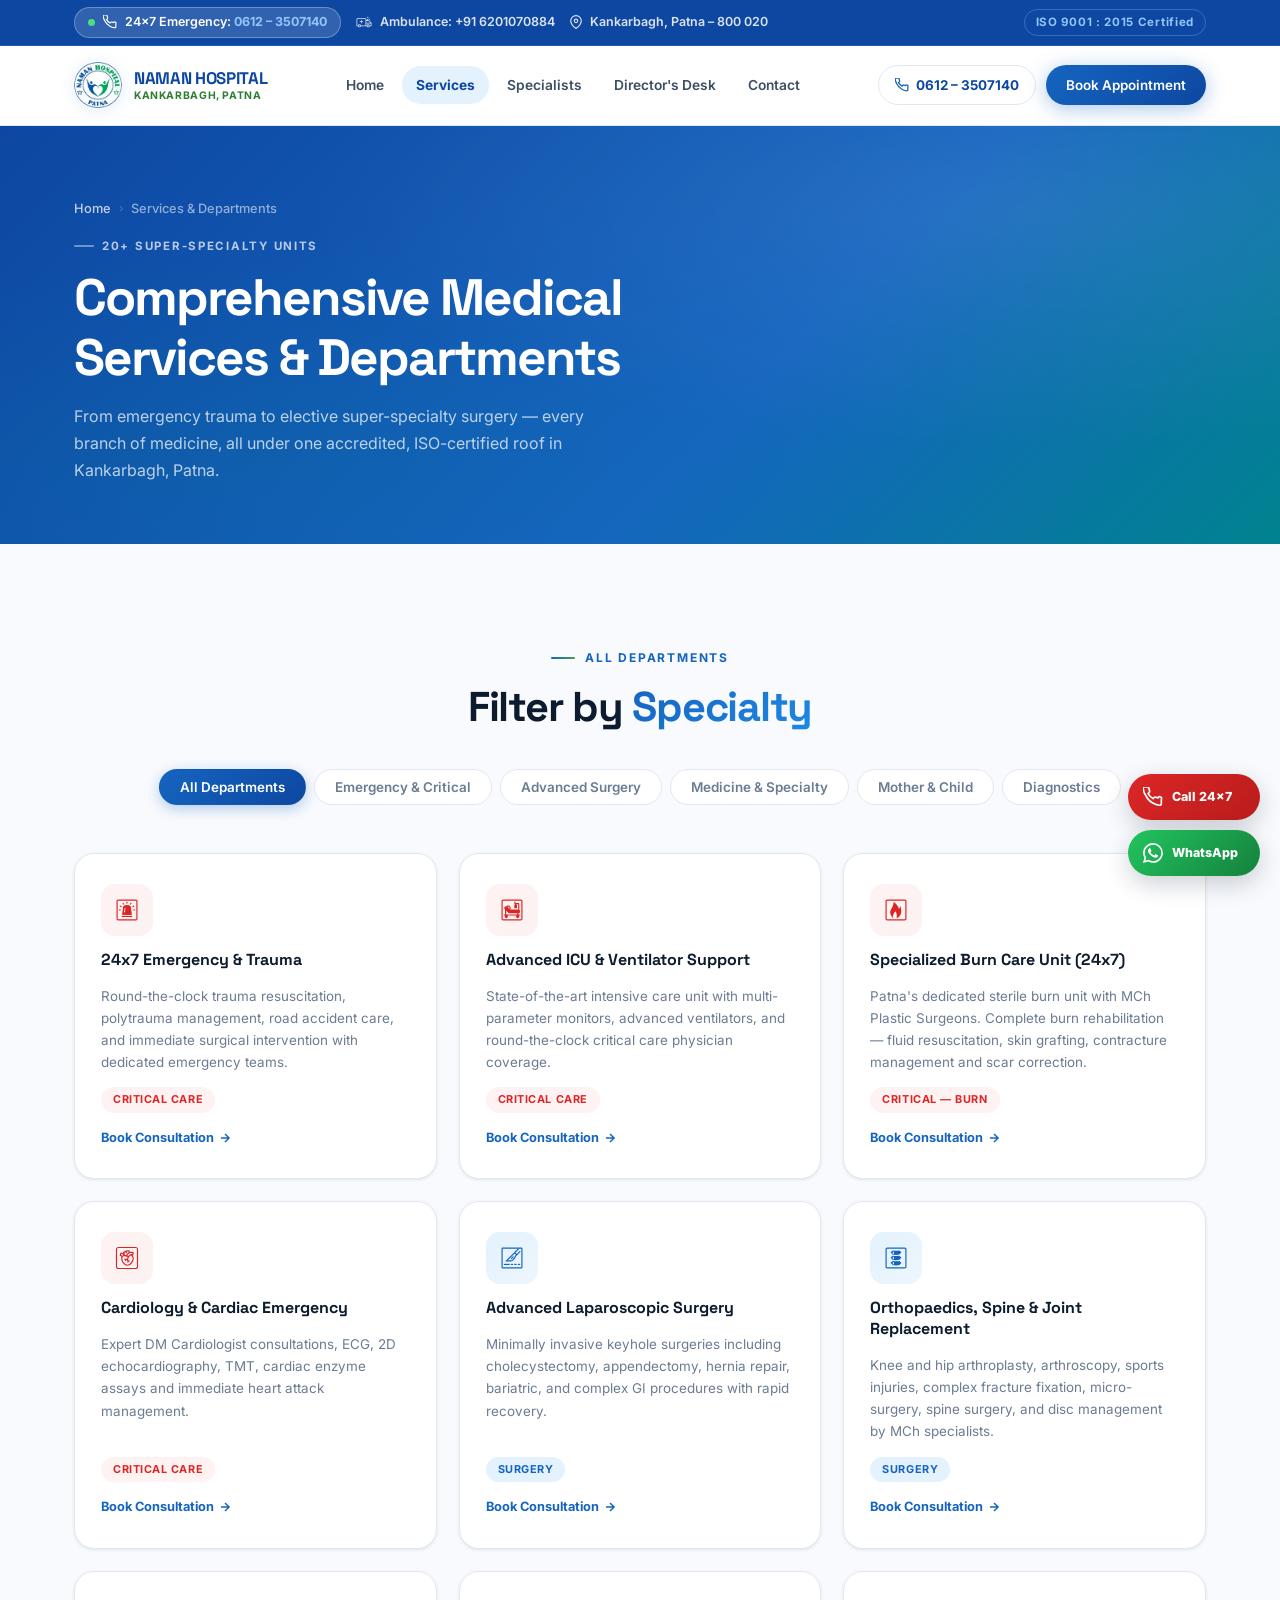
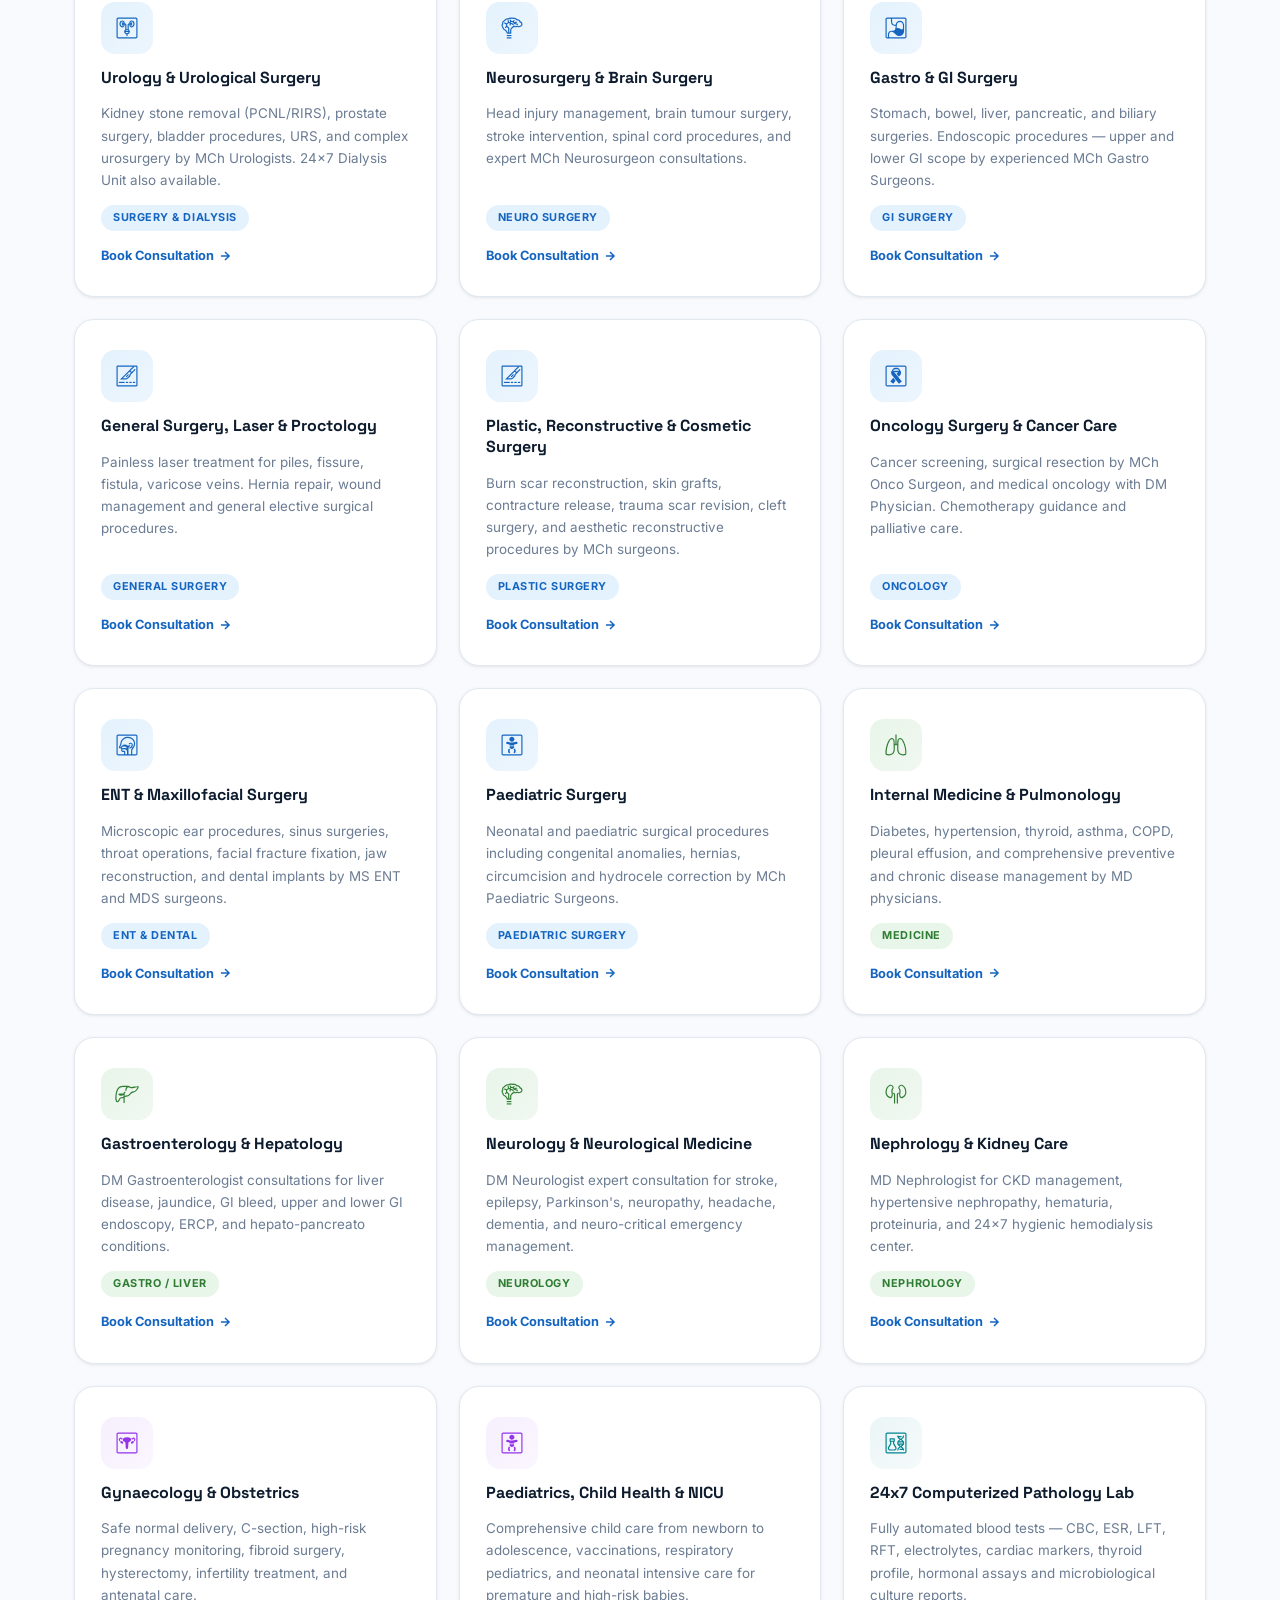
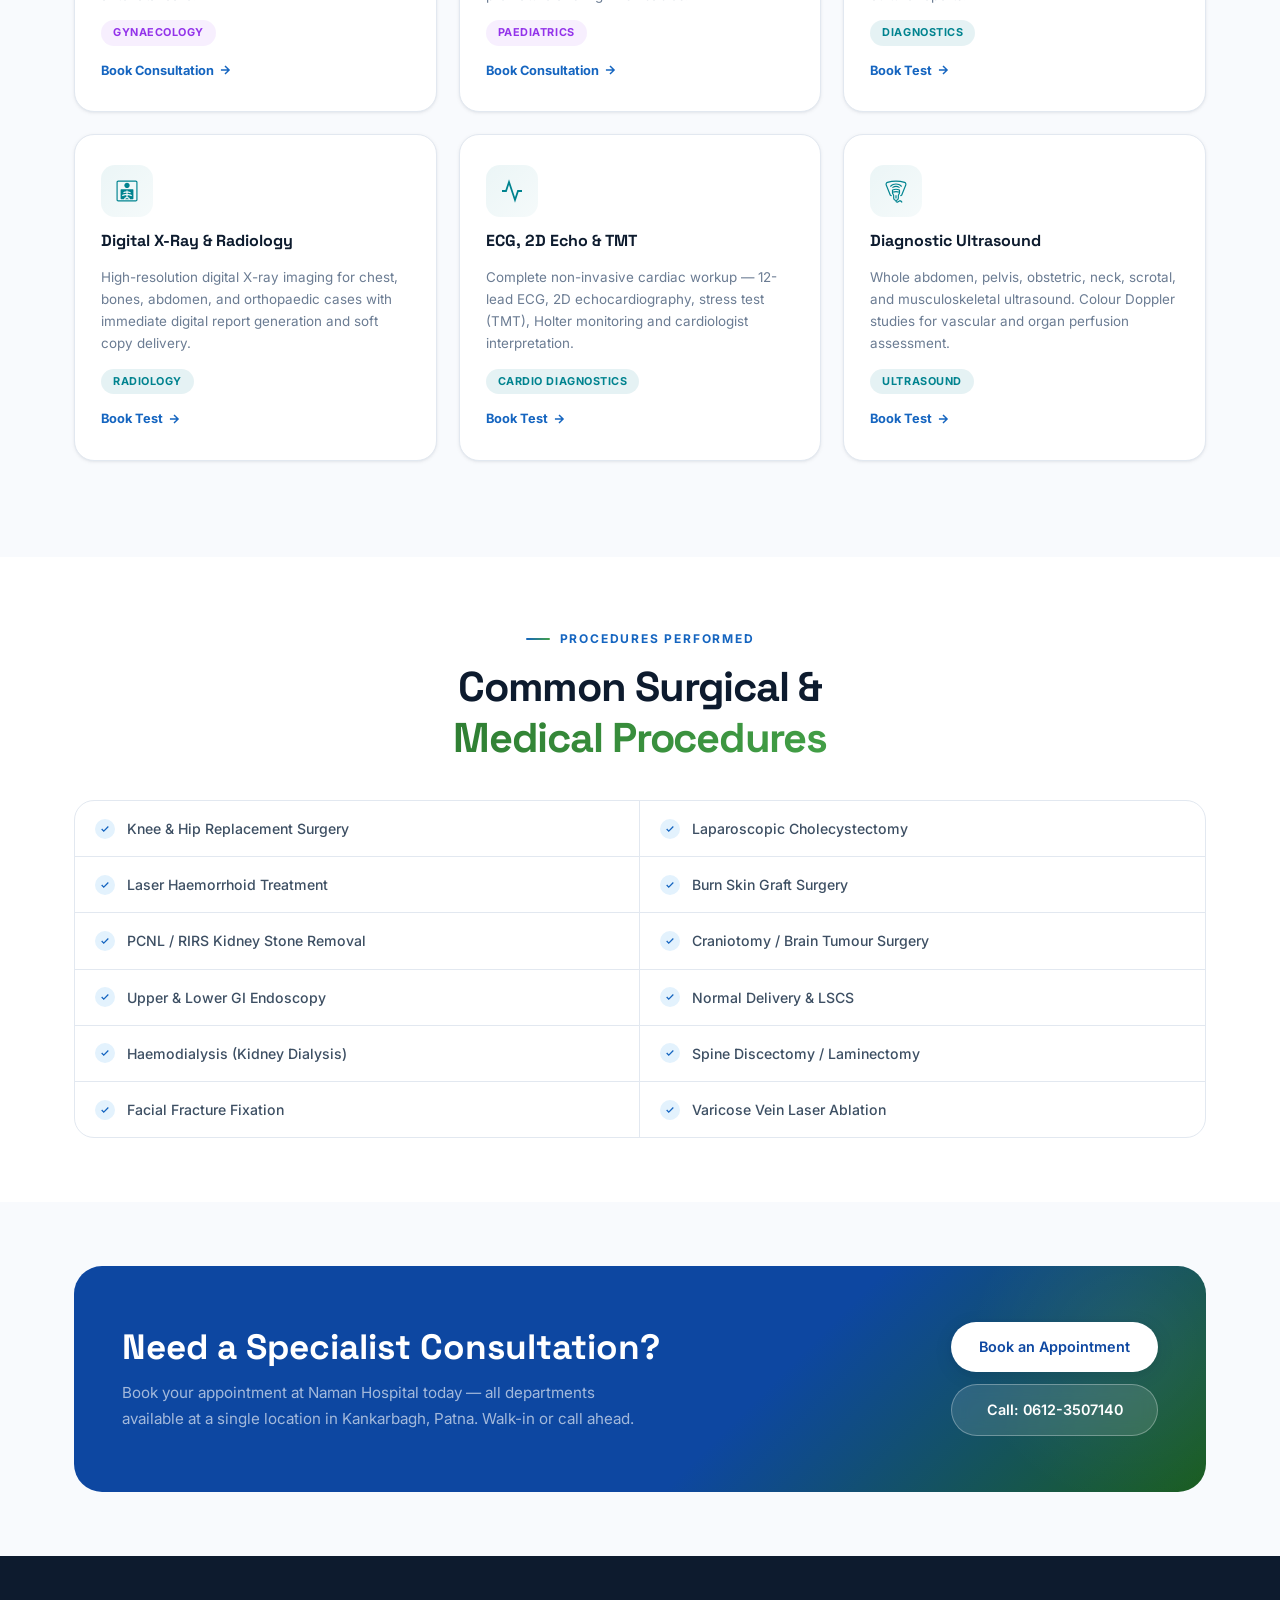
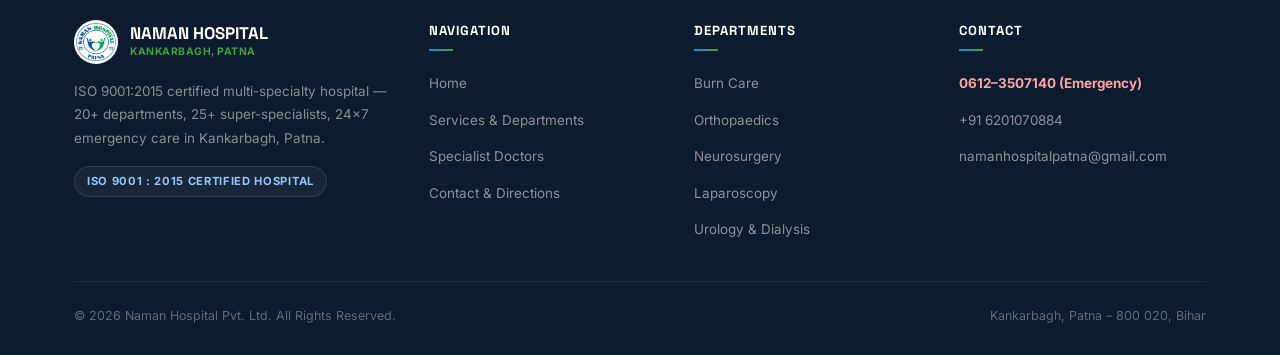
<file: services.html>
<!DOCTYPE html>
<html lang="en">
<head>
  <meta charset="UTF-8">
  <meta name="viewport" content="width=device-width, initial-scale=1.0">
  <title>Services &amp; Departments — Naman Hospital Patna</title>
  <meta name="description" content="Naman Hospital offers 20+ super-specialty departments including Burn Care, Orthopaedics, Neurology, Gastroenterology, Urology, Cardiology, Oncology, Gynaecology and more in Patna.">
  <link rel="icon" type="image/jpeg" href="assets/images/newimages/nama-new-logo.jpeg">
  <link rel="preconnect" href="https://fonts.googleapis.com">
  <link rel="preconnect" href="https://fonts.gstatic.com" crossorigin>
  <link href="https://fonts.googleapis.com/css2?family=Space+Grotesk:wght@300;400;500;600;700&family=Inter:wght@300;400;500;600;700;800&display=swap" rel="stylesheet">
  <link rel="stylesheet" href="css/global.css">
  <style>
    /* Services-specific styles */
    .filter-bar {
      display: flex; align-items: center; justify-content: center;
      flex-wrap: wrap; gap: 8px;
      margin-bottom: 48px;
    }
    .fac-tab {
      padding: 9px 20px; border-radius: var(--r-full);
      border: 1.5px solid var(--border); background: var(--white);
      font-size: 0.84rem; font-weight: 600; color: var(--text-muted);
      transition: all 0.2s; cursor: pointer; font-family: 'Inter', sans-serif;
    }
    .fac-tab:hover { border-color: var(--blue-bright); color: var(--blue-mid); }
    .fac-tab.active {
      background: linear-gradient(135deg, var(--blue-mid), var(--blue-deep));
      color: var(--white); border-color: transparent;
      box-shadow: 0 4px 14px rgba(21,101,192,.3);
    }
    #facGrid {
      display: grid; grid-template-columns: repeat(3, 1fr); gap: 22px;
    }
    .fac-card {
      background: var(--white); border: 1px solid var(--border);
      border-radius: var(--r-lg); padding: 30px 26px;
      box-shadow: var(--sh-sm); transition: all 0.3s var(--ease-out);
      display: flex; flex-direction: column; gap: 14px;
      position: relative; overflow: hidden;
    }
    .fac-card::before {
      content: ''; position: absolute; top: 0; left: 0; right: 0; height: 3px;
      opacity: 0; transition: opacity 0.3s;
    }
    .fac-card:hover { transform: translateY(-5px); box-shadow: var(--sh-lg); border-color: rgba(21,101,192,0.15); }
    .fac-card:hover::before { opacity: 1; }
    .fac-card[data-cat="critical"]::before { background: linear-gradient(90deg, #DC2626, #EF4444); }
    .fac-card[data-cat="surgery"]::before { background: linear-gradient(90deg, var(--blue-mid), var(--blue-bright)); }
    .fac-card[data-cat="medicine"]::before { background: linear-gradient(90deg, var(--green-mid), var(--green-bright)); }
    .fac-card[data-cat="mother-child"]::before { background: linear-gradient(90deg, #9333EA, #A855F7); }
    .fac-card[data-cat="diagnostics"]::before { background: linear-gradient(90deg, var(--teal), #00ACC1); }

    .fac-icon-box {
      width: 52px; height: 52px; border-radius: 14px;
      display: flex; align-items: center; justify-content: center; flex-shrink: 0;
    }
    .medical-icon {
      width: 28px;
      height: 28px;
      display: block;
      color: var(--icon-color, #1565C0);
      background: currentColor;
      -webkit-mask: var(--icon) center / contain no-repeat;
      mask: var(--icon) center / contain no-repeat;
    }
    .fac-title { font-family: 'Space Grotesk', sans-serif; font-size: 1rem; font-weight: 700; color: var(--text-dark); line-height: 1.3; }
    .fac-desc { font-size: 0.84rem; color: var(--text-muted); line-height: 1.65; flex: 1; }
    .fac-tag {
      display: inline-flex; padding: 4px 12px;
      border-radius: var(--r-full); font-size: 0.68rem; font-weight: 700;
      letter-spacing: 0.05em; text-transform: uppercase; width: fit-content;
    }
    .fac-cta {
      font-size: 0.8rem; font-weight: 700; color: var(--blue-mid);
      display: flex; align-items: center; gap: 4px; margin-top: auto;
      transition: gap 0.2s;
    }
    .fac-card:hover .fac-cta { gap: 8px; }

    /* CTA STRIP */
    .cta-strip {
      background: linear-gradient(135deg, var(--blue-deep) 0%, #0D47A1 60%, var(--green-deep) 100%);
      border-radius: var(--r-xl); padding: 56px 48px;
      display: grid; grid-template-columns: 1fr auto; gap: 40px; align-items: center;
      position: relative; overflow: hidden;
    }
    .cta-strip::before {
      content: ''; position: absolute; top: -80px; right: -80px;
      width: 320px; height: 320px; border-radius: 50%;
      background: radial-gradient(circle, rgba(255,255,255,0.06) 0%, transparent 70%);
    }
    .cta-strip h2 { font-family: 'Space Grotesk', sans-serif; font-size: clamp(1.5rem,3vw,2.2rem); font-weight: 700; color: var(--white); line-height: 1.2; margin-bottom: 12px; }
    .cta-strip p { font-size:0.95rem; color:rgba(255,255,255,0.62); line-height:1.7; max-width:520px; }
    .cta-strip-actions { display: flex; gap: 12px; flex-direction: column; min-width: 0; }

    /* Procedures list */
    .procedures-list {
      display: grid; grid-template-columns: repeat(2, 1fr); gap: 0;
      border: 1px solid var(--border); border-radius: var(--r-lg);
      overflow: hidden; background: var(--white);
    }
    .proc-item {
      padding: 16px 20px;
      border-bottom: 1px solid var(--border);
      border-right: 1px solid var(--border);
      display: flex; align-items: center; gap: 12px;
      font-size: 0.88rem; font-weight: 500; color: var(--text-body);
      transition: background 0.18s;
    }
    .proc-item:hover { background: var(--blue-light); color: var(--blue-deep); }
    .proc-item:nth-child(even) { border-right: none; }
    .proc-item:nth-last-child(-n+2) { border-bottom: none; }
    .proc-check { width: 20px; height: 20px; border-radius: 50%; background: var(--blue-light); display: flex; align-items: center; justify-content: center; flex-shrink: 0; }

    @media (max-width: 1024px) {
      #facGrid { grid-template-columns: repeat(2, 1fr); }
      .cta-strip { grid-template-columns: 1fr; gap: 28px; }
      .cta-strip-actions { flex-direction: row; min-width: 0; }
    }
    @media (max-width: 768px) {
      .filter-bar {
        justify-content: flex-start;
        flex-wrap: nowrap;
        overflow-x: auto;
        -webkit-overflow-scrolling: touch;
        padding: 4px 4px 12px;
        margin-bottom: 28px;
        scrollbar-width: none;
      }
      .filter-bar::-webkit-scrollbar { display: none; }
      .fac-tab { flex-shrink: 0; white-space: nowrap; font-size: 0.8rem; padding: 8px 16px; }
      #facGrid { grid-template-columns: 1fr; }
      .fac-card { padding: 22px 18px; border-radius: var(--r-md); }
      .cta-strip { padding: 28px 18px; border-radius: var(--r-lg); gap: 20px; }
      .cta-strip-actions { flex-direction: column; width: 100%; min-width: 0; gap: 10px; }
      .cta-strip-actions .btn { width: 100%; }
      .procedures-list { grid-template-columns: 1fr; }
      .proc-item { border-right: none; padding: 12px 14px; font-size: 0.84rem; }
      .proc-item:nth-last-child(-n+2) { border-bottom: 1px solid var(--border); }
      .proc-item:last-child { border-bottom: none; }
    }
    @media (max-width: 480px) {
      .fac-card { padding: 18px 14px; }
      .cta-strip { padding: 22px 14px; }
      .cta-strip h2 { font-size: 1.4rem; }
    }
  </style>
</head>
<body>

<!-- ======================================================
     EMERGENCY BAR
====================================================== -->
<div class="emergency-bar" id="emergencyBar">
  <div class="container emergency-bar-inner">
    <div class="ebar-left">
      <a href="tel:06123507140" class="ebar-emergency">
        <span class="ebar-dot"></span>
        <svg class="ebar-icon" viewBox="0 0 24 24" fill="none" stroke="currentColor" stroke-width="2">
          <path d="M22 16.92v3a2 2 0 01-2.18 2 19.79 19.79 0 01-8.63-3.07A19.5 19.5 0 013.07 9.8 19.79 19.79 0 01.1 1.18 2 2 0 012.12 0h3a2 2 0 012 1.72 12.84 12.84 0 00.7 2.81 2 2 0 01-.45 2.11L6.09 7.91a16 16 0 006 6l1.27-1.27a2 2 0 012.11-.45 12.84 12.84 0 002.81.7A2 2 0 0122 14.92z"/>
        </svg>
        <span>24x7 Emergency: <strong>0612 – 3507140</strong></span>
      </a>
      <a href="tel:6201070884" class="ebar-item ebar-item-ambulance">
        <span class="medical-inline-icon" aria-hidden="true" style="--inline-icon:url('../assets/icons/health/ambulance.svg');"></span>
        <span>Ambulance: +91 6201070884</span>
      </a>
      <span class="ebar-item ebar-item-location">
        <svg class="ebar-icon" viewBox="0 0 24 24" fill="none" stroke="currentColor" stroke-width="2">
          <path d="M21 10c0 7-9 13-9 13s-9-6-9-13a9 9 0 0118 0z"/><circle cx="12" cy="10" r="3"/>
        </svg>
        <span>Kankarbagh, Patna – 800 020</span>
      </span>
    </div>
    <div class="ebar-right">
      <span class="ebar-iso">ISO 9001 : 2015 Certified</span>
    </div>
  </div>
</div>

<!-- ======================================================
     NAVBAR
====================================================== -->
<header class="navbar" id="navbar">
  <div class="container nav-inner">
    <a href="index.html" class="nav-logo">
      <img src="assets/images/newimages/nama-new-logo.jpeg" class="nav-logo-img" alt="Naman Hospital logo" onerror="this.style.display='none'; this.nextElementSibling.style.display='flex'">
      <div style="display:none; width:48px; height:48px; border-radius:12px; background:linear-gradient(135deg,#1565C0,#2E7D32); align-items:center; justify-content:center; color:white; font-family:'Space Grotesk',sans-serif; font-weight:800; font-size:1.1rem;">N</div>
      <div class="nav-logo-text">
        <span class="nav-logo-name">NAMAN HOSPITAL</span>
        <span class="nav-logo-sub">Kankarbagh, Patna</span>
      </div>
    </a>
    <nav class="nav-links">
      <a href="index.html" class="nav-link">Home</a>
      <a href="services.html" class="nav-link active">Services</a>
      <a href="doctors.html" class="nav-link">Specialists</a>
      <a href="index.html#director-message" class="nav-link">Director's Desk</a>
      <a href="contact.html" class="nav-link">Contact</a>
    </nav>
    <div class="nav-actions">
      <a href="tel:06123507140" class="nav-tel" title="Call Emergency Hotline">
        <svg class="nav-tel-icon" viewBox="0 0 24 24" fill="none" stroke="currentColor" stroke-width="2.2">
          <path d="M22 16.92v3a2 2 0 01-2.18 2 19.79 19.79 0 01-8.63-3.07A19.5 19.5 0 013.07 9.8 19.79 19.79 0 01.1 1.18 2 2 0 012.12 0h3a2 2 0 012 1.72 12.84 12.84 0 00.7 2.81 2 2 0 01-.45 2.11L6.09 7.91a16 16 0 006 6l1.27-1.27a2 2 0 012.11-.45 12.84 12.84 0 002.81.7A2 2 0 0122 14.92z"/>
        </svg>
        <span>0612 – 3507140</span>
      </a>
      <a href="contact.html#appointment" class="btn btn-primary btn-sm nav-cta">Book Appointment</a>
      <a href="tel:06123507140" class="nav-call-btn" aria-label="Call Hospital 24x7">
        <svg viewBox="0 0 24 24" fill="none" stroke="currentColor" stroke-width="2.2">
          <path d="M22 16.92v3a2 2 0 01-2.18 2 19.79 19.79 0 01-8.63-3.07A19.5 19.5 0 013.07 9.8 19.79 19.79 0 01.1 1.18 2 2 0 012.12 0h3a2 2 0 012 1.72 12.84 12.84 0 00.7 2.81 2 2 0 01-.45 2.11L6.09 7.91a16 16 0 006 6l1.27-1.27a2 2 0 012.11-.45 12.84 12.84 0 002.81.7A2 2 0 0122 14.92z"/>
        </svg>
      </a>
      <button class="hamburger" id="hamburger" aria-label="Toggle menu" aria-controls="mobileMenu" aria-expanded="false">
        <span></span><span></span><span></span>
      </button>
    </div>
  </div>
</header>

<!-- Mobile Nav -->
<div class="mobile-menu" id="mobileMenu">
  <div class="mobile-menu-header">
    <div class="mobile-menu-brand">
      <span class="mobile-brand-title">NAMAN HOSPITAL</span>
      <span class="mobile-brand-sub">Kankarbagh, Patna</span>
    </div>
  </div>
  <nav class="mobile-nav-list">
    <a href="index.html" class="mobile-link">
      <span>Home</span>
      <svg width="18" height="18" viewBox="0 0 24 24" fill="none" stroke="currentColor" stroke-width="2"><polyline points="9 18 15 12 9 6"/></svg>
    </a>
    <a href="services.html" class="mobile-link active">
      <span>Services & Specialties</span>
      <svg width="18" height="18" viewBox="0 0 24 24" fill="none" stroke="currentColor" stroke-width="2"><polyline points="9 18 15 12 9 6"/></svg>
    </a>
    <a href="doctors.html" class="mobile-link">
      <span>Our Specialists</span>
      <svg width="18" height="18" viewBox="0 0 24 24" fill="none" stroke="currentColor" stroke-width="2"><polyline points="9 18 15 12 9 6"/></svg>
    </a>
    <a href="index.html#director-message" class="mobile-link">
      <span>Director's Desk</span>
      <svg width="18" height="18" viewBox="0 0 24 24" fill="none" stroke="currentColor" stroke-width="2"><polyline points="9 18 15 12 9 6"/></svg>
    </a>
    <a href="contact.html" class="mobile-link">
      <span>Emergency & Contact</span>
      <svg width="18" height="18" viewBox="0 0 24 24" fill="none" stroke="currentColor" stroke-width="2"><polyline points="9 18 15 12 9 6"/></svg>
    </a>
  </nav>
  <div class="mobile-cta-group">
    <a href="tel:06123507140" class="btn btn-white">
      <svg width="16" height="16" viewBox="0 0 24 24" fill="none" stroke="currentColor" stroke-width="2.2"><path d="M22 16.92v3a2 2 0 01-2.18 2 19.79 19.79 0 01-8.63-3.07A19.5 19.5 0 013.07 9.8 19.79 19.79 0 01.1 1.18 2 2 0 012.12 0h3a2 2 0 012 1.72 12.84 12.84 0 00.7 2.81 2 2 0 01-.45 2.11L6.09 7.91a16 16 0 006 6l1.27-1.27a2 2 0 012.11-.45 12.84 12.84 0 002.81.7A2 2 0 0122 14.92z"/></svg>
      Call: 0612 – 3507140
    </a>
    <a href="contact.html#appointment" class="btn btn-green">
      <svg width="16" height="16" viewBox="0 0 24 24" fill="none" stroke="currentColor" stroke-width="2"><rect x="3" y="4" width="18" height="18" rx="2" ry="2"/><line x1="16" y1="2" x2="16" y2="6"/><line x1="8" y1="2" x2="8" y2="6"/><line x1="3" y1="10" x2="21" y2="10"/></svg>
      Book Appointment
    </a>
  </div>
</div>

<!-- Page Hero -->
<div class="page-hero">
  <div class="page-hero-mesh"></div>
  <div class="container page-hero-content">
    <div class="breadcrumb">
      <a href="index.html">Home</a>
      <span class="breadcrumb-sep">›</span>
      <span>Services &amp; Departments</span>
    </div>
    <div class="page-hero-eyebrow">20+ Super-Specialty Units</div>
    <h1>Comprehensive Medical<br>Services &amp; Departments</h1>
    <p>From emergency trauma to elective super-specialty surgery — every branch of medicine, all under one accredited, ISO-certified roof in Kankarbagh, Patna.</p>
  </div>
</div>

<!-- ======================================================
     DEPARTMENTS GRID
====================================================== -->
<section class="section" style="background: var(--off-white);">
  <div class="container">
    <div class="section-header reveal" style="margin-bottom:36px;">
      <span class="eyebrow">All Departments</span>
      <h2 class="heading-1">Filter by <span class="text-gradient-blue">Specialty</span></h2>
    </div>
    <div class="filter-bar">
      <button class="fac-tab active" data-cat="all">All Departments</button>
      <button class="fac-tab" data-cat="critical">Emergency &amp; Critical</button>
      <button class="fac-tab" data-cat="surgery">Advanced Surgery</button>
      <button class="fac-tab" data-cat="medicine">Medicine &amp; Specialty</button>
      <button class="fac-tab" data-cat="mother-child">Mother &amp; Child</button>
      <button class="fac-tab" data-cat="diagnostics">Diagnostics</button>
    </div>
    <div id="facGrid">
      <!-- Critical & Emergency -->
      <div class="fac-card reveal" data-cat="critical">
        <div class="fac-icon-box" style="background:linear-gradient(135deg,#FEF2F2,rgba(220,38,38,0.06));">
          <span class="medical-icon" aria-hidden="true" style="--icon:url('assets/icons/health/emergency.svg');--icon-color:#DC2626;"></span>
        </div>
        <div class="fac-title">24x7 Emergency &amp; Trauma</div>
        <div class="fac-desc">Round-the-clock trauma resuscitation, polytrauma management, road accident care, and immediate surgical intervention with dedicated emergency teams.</div>
        <span class="fac-tag" style="background:#FEF2F2; color:#DC2626;">Critical Care</span>
        <a href="contact.html#appointment" class="fac-cta">Book Consultation <svg width="14" height="14" viewBox="0 0 24 24" fill="none" stroke="currentColor" stroke-width="2.5"><path d="M5 12h14M12 5l7 7-7 7"/></svg></a>
      </div>
      <div class="fac-card reveal reveal-delay-1" data-cat="critical">
        <div class="fac-icon-box" style="background:linear-gradient(135deg,#FEF2F2,rgba(220,38,38,0.06));">
          <span class="medical-icon" aria-hidden="true" style="--icon:url('assets/icons/health/icu.svg');--icon-color:#DC2626;"></span>
        </div>
        <div class="fac-title">Advanced ICU &amp; Ventilator Support</div>
        <div class="fac-desc">State-of-the-art intensive care unit with multi-parameter monitors, advanced ventilators, and round-the-clock critical care physician coverage.</div>
        <span class="fac-tag" style="background:#FEF2F2; color:#DC2626;">Critical Care</span>
        <a href="contact.html#appointment" class="fac-cta">Book Consultation <svg width="14" height="14" viewBox="0 0 24 24" fill="none" stroke="currentColor" stroke-width="2.5"><path d="M5 12h14M12 5l7 7-7 7"/></svg></a>
      </div>
      <div class="fac-card reveal reveal-delay-2" data-cat="critical">
        <div class="fac-icon-box" style="background:linear-gradient(135deg,#FEF2F2,rgba(220,38,38,0.06));">
          <span class="medical-icon" aria-hidden="true" style="--icon:url('assets/icons/health/burn.svg');--icon-color:#DC2626;"></span>
        </div>
        <div class="fac-title">Specialized Burn Care Unit (24x7)</div>
        <div class="fac-desc">Patna's dedicated sterile burn unit with MCh Plastic Surgeons. Complete burn rehabilitation — fluid resuscitation, skin grafting, contracture management and scar correction.</div>
        <span class="fac-tag" style="background:#FEF2F2; color:#DC2626;">Critical — Burn</span>
        <a href="contact.html#appointment" class="fac-cta">Book Consultation <svg width="14" height="14" viewBox="0 0 24 24" fill="none" stroke="currentColor" stroke-width="2.5"><path d="M5 12h14M12 5l7 7-7 7"/></svg></a>
      </div>
      <div class="fac-card reveal" data-cat="critical">
        <div class="fac-icon-box" style="background:linear-gradient(135deg,#FEF2F2,rgba(220,38,38,0.06));">
          <span class="medical-icon" aria-hidden="true" style="--icon:url('assets/icons/health/cardiology.svg');--icon-color:#DC2626;"></span>
        </div>
        <div class="fac-title">Cardiology &amp; Cardiac Emergency</div>
        <div class="fac-desc">Expert DM Cardiologist consultations, ECG, 2D echocardiography, TMT, cardiac enzyme assays and immediate heart attack management.</div>
        <span class="fac-tag" style="background:#FEF2F2; color:#DC2626;">Critical Care</span>
        <a href="contact.html#appointment" class="fac-cta">Book Consultation <svg width="14" height="14" viewBox="0 0 24 24" fill="none" stroke="currentColor" stroke-width="2.5"><path d="M5 12h14M12 5l7 7-7 7"/></svg></a>
      </div>

      <!-- Surgery -->
      <div class="fac-card reveal reveal-delay-1" data-cat="surgery">
        <div class="fac-icon-box" style="background:linear-gradient(135deg,#E3F2FD,rgba(30,136,229,0.08));">
          <span class="medical-icon" aria-hidden="true" style="--icon:url('assets/icons/health/surgery.svg');"></span>
        </div>
        <div class="fac-title">Advanced Laparoscopic Surgery</div>
        <div class="fac-desc">Minimally invasive keyhole surgeries including cholecystectomy, appendectomy, hernia repair, bariatric, and complex GI procedures with rapid recovery.</div>
        <span class="fac-tag tag-blue">Surgery</span>
        <a href="contact.html#appointment" class="fac-cta">Book Consultation <svg width="14" height="14" viewBox="0 0 24 24" fill="none" stroke="currentColor" stroke-width="2.5"><path d="M5 12h14M12 5l7 7-7 7"/></svg></a>
      </div>
      <div class="fac-card reveal reveal-delay-2" data-cat="surgery">
        <div class="fac-icon-box" style="background:linear-gradient(135deg,#E3F2FD,rgba(30,136,229,0.08));">
          <span class="medical-icon" aria-hidden="true" style="--icon:url('assets/icons/health/orthopaedics.svg');"></span>
        </div>
        <div class="fac-title">Orthopaedics, Spine &amp; Joint Replacement</div>
        <div class="fac-desc">Knee and hip arthroplasty, arthroscopy, sports injuries, complex fracture fixation, micro-surgery, spine surgery, and disc management by MCh specialists.</div>
        <span class="fac-tag tag-blue">Surgery</span>
        <a href="contact.html#appointment" class="fac-cta">Book Consultation <svg width="14" height="14" viewBox="0 0 24 24" fill="none" stroke="currentColor" stroke-width="2.5"><path d="M5 12h14M12 5l7 7-7 7"/></svg></a>
      </div>
      <div class="fac-card reveal" data-cat="surgery">
        <div class="fac-icon-box" style="background:linear-gradient(135deg,#E3F2FD,rgba(30,136,229,0.08));">
          <span class="medical-icon" aria-hidden="true" style="--icon:url('assets/icons/health/urology.svg');"></span>
        </div>
        <div class="fac-title">Urology &amp; Urological Surgery</div>
        <div class="fac-desc">Kidney stone removal (PCNL/RIRS), prostate surgery, bladder procedures, URS, and complex urosurgery by MCh Urologists. 24x7 Dialysis Unit also available.</div>
        <span class="fac-tag tag-blue">Surgery &amp; Dialysis</span>
        <a href="contact.html#appointment" class="fac-cta">Book Consultation <svg width="14" height="14" viewBox="0 0 24 24" fill="none" stroke="currentColor" stroke-width="2.5"><path d="M5 12h14M12 5l7 7-7 7"/></svg></a>
      </div>
      <div class="fac-card reveal reveal-delay-1" data-cat="surgery">
        <div class="fac-icon-box" style="background:linear-gradient(135deg,#E3F2FD,rgba(30,136,229,0.08));">
          <span class="medical-icon" aria-hidden="true" style="--icon:url('assets/icons/health/neurology.svg');"></span>
        </div>
        <div class="fac-title">Neurosurgery &amp; Brain Surgery</div>
        <div class="fac-desc">Head injury management, brain tumour surgery, stroke intervention, spinal cord procedures, and expert MCh Neurosurgeon consultations.</div>
        <span class="fac-tag tag-blue">Neuro Surgery</span>
        <a href="contact.html#appointment" class="fac-cta">Book Consultation <svg width="14" height="14" viewBox="0 0 24 24" fill="none" stroke="currentColor" stroke-width="2.5"><path d="M5 12h14M12 5l7 7-7 7"/></svg></a>
      </div>
      <div class="fac-card reveal reveal-delay-2" data-cat="surgery">
        <div class="fac-icon-box" style="background:linear-gradient(135deg,#E3F2FD,rgba(30,136,229,0.08));">
          <span class="medical-icon" aria-hidden="true" style="--icon:url('assets/icons/health/gastroenterology.svg');"></span>
        </div>
        <div class="fac-title">Gastro &amp; GI Surgery</div>
        <div class="fac-desc">Stomach, bowel, liver, pancreatic, and biliary surgeries. Endoscopic procedures — upper and lower GI scope by experienced MCh Gastro Surgeons.</div>
        <span class="fac-tag tag-blue">GI Surgery</span>
        <a href="contact.html#appointment" class="fac-cta">Book Consultation <svg width="14" height="14" viewBox="0 0 24 24" fill="none" stroke="currentColor" stroke-width="2.5"><path d="M5 12h14M12 5l7 7-7 7"/></svg></a>
      </div>
      <div class="fac-card reveal" data-cat="surgery">
        <div class="fac-icon-box" style="background:linear-gradient(135deg,#E3F2FD,rgba(30,136,229,0.08));">
          <span class="medical-icon" aria-hidden="true" style="--icon:url('assets/icons/health/surgery.svg');"></span>
        </div>
        <div class="fac-title">General Surgery, Laser &amp; Proctology</div>
        <div class="fac-desc">Painless laser treatment for piles, fissure, fistula, varicose veins. Hernia repair, wound management and general elective surgical procedures.</div>
        <span class="fac-tag tag-blue">General Surgery</span>
        <a href="contact.html#appointment" class="fac-cta">Book Consultation <svg width="14" height="14" viewBox="0 0 24 24" fill="none" stroke="currentColor" stroke-width="2.5"><path d="M5 12h14M12 5l7 7-7 7"/></svg></a>
      </div>
      <div class="fac-card reveal reveal-delay-1" data-cat="surgery">
        <div class="fac-icon-box" style="background:linear-gradient(135deg,#E3F2FD,rgba(30,136,229,0.08));">
          <span class="medical-icon" aria-hidden="true" style="--icon:url('assets/icons/health/surgery.svg');"></span>
        </div>
        <div class="fac-title">Plastic, Reconstructive &amp; Cosmetic Surgery</div>
        <div class="fac-desc">Burn scar reconstruction, skin grafts, contracture release, trauma scar revision, cleft surgery, and aesthetic reconstructive procedures by MCh surgeons.</div>
        <span class="fac-tag tag-blue">Plastic Surgery</span>
        <a href="contact.html#appointment" class="fac-cta">Book Consultation <svg width="14" height="14" viewBox="0 0 24 24" fill="none" stroke="currentColor" stroke-width="2.5"><path d="M5 12h14M12 5l7 7-7 7"/></svg></a>
      </div>
      <div class="fac-card reveal reveal-delay-2" data-cat="surgery">
        <div class="fac-icon-box" style="background:linear-gradient(135deg,#E3F2FD,rgba(30,136,229,0.08));">
          <span class="medical-icon" aria-hidden="true" style="--icon:url('assets/icons/health/oncology.svg');"></span>
        </div>
        <div class="fac-title">Oncology Surgery &amp; Cancer Care</div>
        <div class="fac-desc">Cancer screening, surgical resection by MCh Onco Surgeon, and medical oncology with DM Physician. Chemotherapy guidance and palliative care.</div>
        <span class="fac-tag tag-blue">Oncology</span>
        <a href="contact.html#appointment" class="fac-cta">Book Consultation <svg width="14" height="14" viewBox="0 0 24 24" fill="none" stroke="currentColor" stroke-width="2.5"><path d="M5 12h14M12 5l7 7-7 7"/></svg></a>
      </div>
      <div class="fac-card reveal" data-cat="surgery">
        <div class="fac-icon-box" style="background:linear-gradient(135deg,#E3F2FD,rgba(30,136,229,0.08));">
          <span class="medical-icon" aria-hidden="true" style="--icon:url('assets/icons/health/ent.svg');"></span>
        </div>
        <div class="fac-title">ENT &amp; Maxillofacial Surgery</div>
        <div class="fac-desc">Microscopic ear procedures, sinus surgeries, throat operations, facial fracture fixation, jaw reconstruction, and dental implants by MS ENT and MDS surgeons.</div>
        <span class="fac-tag tag-blue">ENT &amp; Dental</span>
        <a href="contact.html#appointment" class="fac-cta">Book Consultation <svg width="14" height="14" viewBox="0 0 24 24" fill="none" stroke="currentColor" stroke-width="2.5"><path d="M5 12h14M12 5l7 7-7 7"/></svg></a>
      </div>
      <div class="fac-card reveal reveal-delay-1" data-cat="surgery">
        <div class="fac-icon-box" style="background:linear-gradient(135deg,#E3F2FD,rgba(30,136,229,0.08));">
          <span class="medical-icon" aria-hidden="true" style="--icon:url('assets/icons/health/pediatrics.svg');"></span>
        </div>
        <div class="fac-title">Paediatric Surgery</div>
        <div class="fac-desc">Neonatal and paediatric surgical procedures including congenital anomalies, hernias, circumcision and hydrocele correction by MCh Paediatric Surgeons.</div>
        <span class="fac-tag tag-blue">Paediatric Surgery</span>
        <a href="contact.html#appointment" class="fac-cta">Book Consultation <svg width="14" height="14" viewBox="0 0 24 24" fill="none" stroke="currentColor" stroke-width="2.5"><path d="M5 12h14M12 5l7 7-7 7"/></svg></a>
      </div>

      <!-- Medicine & Specialty -->
      <div class="fac-card reveal reveal-delay-2" data-cat="medicine">
        <div class="fac-icon-box" style="background:linear-gradient(135deg,#E8F5E9,rgba(67,160,71,0.08));">
          <span class="medical-icon" aria-hidden="true" style="--icon:url('assets/icons/health/pulmonology.svg');--icon-color:#2E7D32;"></span>
        </div>
        <div class="fac-title">Internal Medicine &amp; Pulmonology</div>
        <div class="fac-desc">Diabetes, hypertension, thyroid, asthma, COPD, pleural effusion, and comprehensive preventive and chronic disease management by MD physicians.</div>
        <span class="fac-tag tag-green">Medicine</span>
        <a href="contact.html#appointment" class="fac-cta">Book Consultation <svg width="14" height="14" viewBox="0 0 24 24" fill="none" stroke="currentColor" stroke-width="2.5"><path d="M5 12h14M12 5l7 7-7 7"/></svg></a>
      </div>
      <div class="fac-card reveal" data-cat="medicine">
        <div class="fac-icon-box" style="background:linear-gradient(135deg,#E8F5E9,rgba(67,160,71,0.08));">
          <span class="medical-icon" aria-hidden="true" style="--icon:url('assets/icons/health/liver.svg');--icon-color:#2E7D32;"></span>
        </div>
        <div class="fac-title">Gastroenterology &amp; Hepatology</div>
        <div class="fac-desc">DM Gastroenterologist consultations for liver disease, jaundice, GI bleed, upper and lower GI endoscopy, ERCP, and hepato-pancreato conditions.</div>
        <span class="fac-tag tag-green">Gastro / Liver</span>
        <a href="contact.html#appointment" class="fac-cta">Book Consultation <svg width="14" height="14" viewBox="0 0 24 24" fill="none" stroke="currentColor" stroke-width="2.5"><path d="M5 12h14M12 5l7 7-7 7"/></svg></a>
      </div>
      <div class="fac-card reveal reveal-delay-1" data-cat="medicine">
        <div class="fac-icon-box" style="background:linear-gradient(135deg,#E8F5E9,rgba(67,160,71,0.08));">
          <span class="medical-icon" aria-hidden="true" style="--icon:url('assets/icons/health/neurology.svg');--icon-color:#2E7D32;"></span>
        </div>
        <div class="fac-title">Neurology &amp; Neurological Medicine</div>
        <div class="fac-desc">DM Neurologist expert consultation for stroke, epilepsy, Parkinson's, neuropathy, headache, dementia, and neuro-critical emergency management.</div>
        <span class="fac-tag tag-green">Neurology</span>
        <a href="contact.html#appointment" class="fac-cta">Book Consultation <svg width="14" height="14" viewBox="0 0 24 24" fill="none" stroke="currentColor" stroke-width="2.5"><path d="M5 12h14M12 5l7 7-7 7"/></svg></a>
      </div>
      <div class="fac-card reveal reveal-delay-2" data-cat="medicine">
        <div class="fac-icon-box" style="background:linear-gradient(135deg,#E8F5E9,rgba(67,160,71,0.08));">
          <span class="medical-icon" aria-hidden="true" style="--icon:url('assets/icons/health/kidneys.svg');--icon-color:#2E7D32;"></span>
        </div>
        <div class="fac-title">Nephrology &amp; Kidney Care</div>
        <div class="fac-desc">MD Nephrologist for CKD management, hypertensive nephropathy, hematuria, proteinuria, and 24x7 hygienic hemodialysis center.</div>
        <span class="fac-tag tag-green">Nephrology</span>
        <a href="contact.html#appointment" class="fac-cta">Book Consultation <svg width="14" height="14" viewBox="0 0 24 24" fill="none" stroke="currentColor" stroke-width="2.5"><path d="M5 12h14M12 5l7 7-7 7"/></svg></a>
      </div>

      <!-- Mother & Child -->
      <div class="fac-card reveal" data-cat="mother-child">
        <div class="fac-icon-box" style="background:linear-gradient(135deg,rgba(147,51,234,0.08),rgba(168,85,247,0.05));">
          <span class="medical-icon" aria-hidden="true" style="--icon:url('assets/icons/health/gynecology.svg');--icon-color:#9333EA;"></span>
        </div>
        <div class="fac-title">Gynaecology &amp; Obstetrics</div>
        <div class="fac-desc">Safe normal delivery, C-section, high-risk pregnancy monitoring, fibroid surgery, hysterectomy, infertility treatment, and antenatal care.</div>
        <span class="fac-tag" style="background:rgba(147,51,234,0.08);color:#9333EA;">Gynaecology</span>
        <a href="contact.html#appointment" class="fac-cta">Book Consultation <svg width="14" height="14" viewBox="0 0 24 24" fill="none" stroke="currentColor" stroke-width="2.5"><path d="M5 12h14M12 5l7 7-7 7"/></svg></a>
      </div>
      <div class="fac-card reveal reveal-delay-1" data-cat="mother-child">
        <div class="fac-icon-box" style="background:linear-gradient(135deg,rgba(147,51,234,0.08),rgba(168,85,247,0.05));">
          <span class="medical-icon" aria-hidden="true" style="--icon:url('assets/icons/health/pediatrics.svg');--icon-color:#9333EA;"></span>
        </div>
        <div class="fac-title">Paediatrics, Child Health &amp; NICU</div>
        <div class="fac-desc">Comprehensive child care from newborn to adolescence, vaccinations, respiratory pediatrics, and neonatal intensive care for premature and high-risk babies.</div>
        <span class="fac-tag" style="background:rgba(147,51,234,0.08);color:#9333EA;">Paediatrics</span>
        <a href="contact.html#appointment" class="fac-cta">Book Consultation <svg width="14" height="14" viewBox="0 0 24 24" fill="none" stroke="currentColor" stroke-width="2.5"><path d="M5 12h14M12 5l7 7-7 7"/></svg></a>
      </div>

      <!-- Diagnostics -->
      <div class="fac-card reveal reveal-delay-2" data-cat="diagnostics">
        <div class="fac-icon-box" style="background:linear-gradient(135deg,rgba(0,131,143,0.08),rgba(0,131,143,0.04));">
          <span class="medical-icon" aria-hidden="true" style="--icon:url('assets/icons/health/pathology.svg');--icon-color:#00838F;"></span>
        </div>
        <div class="fac-title">24x7 Computerized Pathology Lab</div>
        <div class="fac-desc">Fully automated blood tests — CBC, ESR, LFT, RFT, electrolytes, cardiac markers, thyroid profile, hormonal assays and microbiological culture reports.</div>
        <span class="fac-tag tag-teal">Diagnostics</span>
        <a href="contact.html#appointment" class="fac-cta">Book Test <svg width="14" height="14" viewBox="0 0 24 24" fill="none" stroke="currentColor" stroke-width="2.5"><path d="M5 12h14M12 5l7 7-7 7"/></svg></a>
      </div>
      <div class="fac-card reveal" data-cat="diagnostics">
        <div class="fac-icon-box" style="background:linear-gradient(135deg,rgba(0,131,143,0.08),rgba(0,131,143,0.04));">
          <span class="medical-icon" aria-hidden="true" style="--icon:url('assets/icons/health/radiology.svg');--icon-color:#00838F;"></span>
        </div>
        <div class="fac-title">Digital X-Ray &amp; Radiology</div>
        <div class="fac-desc">High-resolution digital X-ray imaging for chest, bones, abdomen, and orthopaedic cases with immediate digital report generation and soft copy delivery.</div>
        <span class="fac-tag tag-teal">Radiology</span>
        <a href="contact.html#appointment" class="fac-cta">Book Test <svg width="14" height="14" viewBox="0 0 24 24" fill="none" stroke="currentColor" stroke-width="2.5"><path d="M5 12h14M12 5l7 7-7 7"/></svg></a>
      </div>
      <div class="fac-card reveal reveal-delay-1" data-cat="diagnostics">
        <div class="fac-icon-box" style="background:linear-gradient(135deg,rgba(0,131,143,0.08),rgba(0,131,143,0.04));">
          <svg width="24" height="24" viewBox="0 0 24 24" fill="none" stroke="#00838F" stroke-width="1.8"><polyline points="22 12 18 12 15 21 9 3 6 12 2 12"/></svg>
        </div>
        <div class="fac-title">ECG, 2D Echo &amp; TMT</div>
        <div class="fac-desc">Complete non-invasive cardiac workup — 12-lead ECG, 2D echocardiography, stress test (TMT), Holter monitoring and cardiologist interpretation.</div>
        <span class="fac-tag tag-teal">Cardio Diagnostics</span>
        <a href="contact.html#appointment" class="fac-cta">Book Test <svg width="14" height="14" viewBox="0 0 24 24" fill="none" stroke="currentColor" stroke-width="2.5"><path d="M5 12h14M12 5l7 7-7 7"/></svg></a>
      </div>
      <div class="fac-card reveal reveal-delay-2" data-cat="diagnostics">
        <div class="fac-icon-box" style="background:linear-gradient(135deg,rgba(0,131,143,0.08),rgba(0,131,143,0.04));">
          <span class="medical-icon" aria-hidden="true" style="--icon:url('assets/icons/health/ultrasound.svg');--icon-color:#00838F;"></span>
        </div>
        <div class="fac-title">Diagnostic Ultrasound</div>
        <div class="fac-desc">Whole abdomen, pelvis, obstetric, neck, scrotal, and musculoskeletal ultrasound. Colour Doppler studies for vascular and organ perfusion assessment.</div>
        <span class="fac-tag tag-teal">Ultrasound</span>
        <a href="contact.html#appointment" class="fac-cta">Book Test <svg width="14" height="14" viewBox="0 0 24 24" fill="none" stroke="currentColor" stroke-width="2.5"><path d="M5 12h14M12 5l7 7-7 7"/></svg></a>
      </div>
    </div>
  </div>
</section>

<!-- ======================================================
     COMMON PROCEDURES
====================================================== -->
<section class="section-sm" style="background: var(--white);">
  <div class="container">
    <div class="section-header reveal" style="margin-bottom:36px;">
      <span class="eyebrow">Procedures Performed</span>
      <h2 class="heading-1">Common Surgical &amp;<br><span class="text-gradient-green">Medical Procedures</span></h2>
    </div>
    <div class="procedures-list reveal">
      <div class="proc-item"><div class="proc-check"><svg width="10" height="10" viewBox="0 0 24 24" fill="none" stroke="#1565C0" stroke-width="3"><polyline points="20 6 9 17 4 12"/></svg></div> Knee &amp; Hip Replacement Surgery</div>
      <div class="proc-item"><div class="proc-check"><svg width="10" height="10" viewBox="0 0 24 24" fill="none" stroke="#1565C0" stroke-width="3"><polyline points="20 6 9 17 4 12"/></svg></div> Laparoscopic Cholecystectomy</div>
      <div class="proc-item"><div class="proc-check"><svg width="10" height="10" viewBox="0 0 24 24" fill="none" stroke="#1565C0" stroke-width="3"><polyline points="20 6 9 17 4 12"/></svg></div> Laser Haemorrhoid Treatment</div>
      <div class="proc-item"><div class="proc-check"><svg width="10" height="10" viewBox="0 0 24 24" fill="none" stroke="#1565C0" stroke-width="3"><polyline points="20 6 9 17 4 12"/></svg></div> Burn Skin Graft Surgery</div>
      <div class="proc-item"><div class="proc-check"><svg width="10" height="10" viewBox="0 0 24 24" fill="none" stroke="#1565C0" stroke-width="3"><polyline points="20 6 9 17 4 12"/></svg></div> PCNL / RIRS Kidney Stone Removal</div>
      <div class="proc-item"><div class="proc-check"><svg width="10" height="10" viewBox="0 0 24 24" fill="none" stroke="#1565C0" stroke-width="3"><polyline points="20 6 9 17 4 12"/></svg></div> Craniotomy / Brain Tumour Surgery</div>
      <div class="proc-item"><div class="proc-check"><svg width="10" height="10" viewBox="0 0 24 24" fill="none" stroke="#1565C0" stroke-width="3"><polyline points="20 6 9 17 4 12"/></svg></div> Upper &amp; Lower GI Endoscopy</div>
      <div class="proc-item"><div class="proc-check"><svg width="10" height="10" viewBox="0 0 24 24" fill="none" stroke="#1565C0" stroke-width="3"><polyline points="20 6 9 17 4 12"/></svg></div> Normal Delivery &amp; LSCS</div>
      <div class="proc-item"><div class="proc-check"><svg width="10" height="10" viewBox="0 0 24 24" fill="none" stroke="#1565C0" stroke-width="3"><polyline points="20 6 9 17 4 12"/></svg></div> Haemodialysis (Kidney Dialysis)</div>
      <div class="proc-item"><div class="proc-check"><svg width="10" height="10" viewBox="0 0 24 24" fill="none" stroke="#1565C0" stroke-width="3"><polyline points="20 6 9 17 4 12"/></svg></div> Spine Discectomy / Laminectomy</div>
      <div class="proc-item"><div class="proc-check"><svg width="10" height="10" viewBox="0 0 24 24" fill="none" stroke="#1565C0" stroke-width="3"><polyline points="20 6 9 17 4 12"/></svg></div> Facial Fracture Fixation</div>
      <div class="proc-item"><div class="proc-check"><svg width="10" height="10" viewBox="0 0 24 24" fill="none" stroke="#1565C0" stroke-width="3"><polyline points="20 6 9 17 4 12"/></svg></div> Varicose Vein Laser Ablation</div>
    </div>
  </div>
</section>

<!-- CTA Strip -->
<section class="section-sm" style="background:var(--off-white);">
  <div class="container">
    <div class="cta-strip reveal">
      <div>
        <h2>Need a Specialist Consultation?</h2>
        <p>Book your appointment at Naman Hospital today — all departments available at a single location in Kankarbagh, Patna. Walk-in or call ahead.</p>
      </div>
      <div class="cta-strip-actions">
        <a href="contact.html#appointment" class="btn btn-white">Book an Appointment</a>
        <a href="tel:06123507140" class="btn btn-ghost-white">Call: 0612-3507140</a>
      </div>
    </div>
  </div>
</section>

<!-- Footer (same as index) -->
<footer class="footer">
  <div class="container">
    <div class="footer-grid">
      <div>
        <div class="footer-brand-logo">
          <img src="assets/images/newimages/nama-new-logo.jpeg" alt="Naman Hospital logo" width="48" height="48" style="object-fit:contain; border-radius:50%; background:white; padding:2px;" onerror="this.style.display='none'">
          <div><div class="footer-brand-name">NAMAN HOSPITAL</div><div class="footer-brand-sub">Kankarbagh, Patna</div></div>
        </div>
        <p class="footer-desc">ISO 9001:2015 certified multi-specialty hospital — 20+ departments, 25+ super-specialists, 24x7 emergency care in Kankarbagh, Patna.</p>
        <div class="footer-iso">ISO 9001 : 2015 Certified Hospital</div>
      </div>
      <div>
        <h4 class="footer-col-title">Navigation</h4>
        <ul class="footer-links">
          <li><a href="index.html" class="footer-link">Home</a></li>
          <li><a href="services.html" class="footer-link">Services &amp; Departments</a></li>
          <li><a href="doctors.html" class="footer-link">Specialist Doctors</a></li>
          <li><a href="contact.html" class="footer-link">Contact &amp; Directions</a></li>
        </ul>
      </div>
      <div>
        <h4 class="footer-col-title">Departments</h4>
        <ul class="footer-links">
          <li><a href="#" class="footer-link">Burn Care</a></li>
          <li><a href="#" class="footer-link">Orthopaedics</a></li>
          <li><a href="#" class="footer-link">Neurosurgery</a></li>
          <li><a href="#" class="footer-link">Laparoscopy</a></li>
          <li><a href="#" class="footer-link">Urology &amp; Dialysis</a></li>
        </ul>
      </div>
      <div>
        <h4 class="footer-col-title">Contact</h4>
        <ul class="footer-links">
          <li><a href="tel:06123507140" class="footer-link" style="color:#FCA5A5;font-weight:700;">0612–3507140 (Emergency)</a></li>
          <li><a href="tel:6201070884" class="footer-link">+91 6201070884</a></li>
          <li><a href="mailto:namanhospitalpatna@gmail.com" class="footer-link" style="word-break:break-all;">namanhospitalpatna@gmail.com</a></li>
        </ul>
      </div>
    </div>
    <div class="footer-bottom">
      <p>&copy; 2026 Naman Hospital Pvt. Ltd. All Rights Reserved.</p>
      <p>Kankarbagh, Patna – 800 020, Bihar</p>
    </div>
  </div>
</footer>

<div class="mobile-dock">
  <div class="dock-inner">
    <a href="tel:06123507140" class="dock-btn call"><div class="dock-btn-icon"><svg width="18" height="18" viewBox="0 0 24 24" fill="none" stroke="#DC2626" stroke-width="2"><path d="M22 16.92v3a2 2 0 01-2.18 2 19.79 19.79 0 01-8.63-3.07A19.5 19.5 0 013.07 9.8 19.79 19.79 0 01.1 1.18 2 2 0 012.12 0h3a2 2 0 012 1.72 12.84 12.84 0 00.7 2.81 2 2 0 01-.45 2.11L6.09 7.91a16 16 0 006 6l1.27-1.27a2 2 0 012.11-.45 12.84 12.84 0 002.81.7A2 2 0 0122 14.92z"/></svg></div><span>Call 24x7</span></a>
    <a href="https://wa.me/919304671782" target="_blank" class="dock-btn whatsapp"><div class="dock-btn-icon"><span class="whatsapp-logo" aria-hidden="true"></span></div><span>WhatsApp</span></a>
    <a href="contact.html#appointment" class="dock-btn appointment"><div class="dock-btn-icon"><svg width="18" height="18" viewBox="0 0 24 24" fill="none" stroke="#1565C0" stroke-width="2"><rect x="3" y="4" width="18" height="18" rx="2" ry="2"/><line x1="16" y1="2" x2="16" y2="6"/><line x1="8" y1="2" x2="8" y2="6"/><line x1="3" y1="10" x2="21" y2="10"/></svg></div><span>Appointment</span></a>
  </div>
</div>
<div id="toast-stack"></div>
<script src="js/main.js"></script>
</body>
</html>
</file>
<file: css/global.css>
/* =========================================================
   NAMAN HOSPITAL — Global Design System
   Professional Multi-Page Healthcare Website
   Colors extracted from official logo: Blue #1565C0 / Green #2E7D32
   ========================================================= */

/* Google Fonts */
@import url('https://fonts.googleapis.com/css2?family=Space+Grotesk:wght@300;400;500;600;700&family=Inter:wght@300;400;500;600;700;800&display=swap');

/* ---- Custom Properties ---- */
:root {
  --blue-deep:   #0D47A1;
  --blue-mid:    #1565C0;
  --blue-bright: #1E88E5;
  --blue-light:  #E3F2FD;
  --green-deep:  #1B5E20;
  --green-mid:   #2E7D32;
  --green-bright:#43A047;
  --green-light: #E8F5E9;
  --teal:        #00838F;
  --white:       #FFFFFF;
  --off-white:   #F8FAFD;
  --surface:     #FFFFFF;
  --border:      #E2E8F0;
  --text-dark:   #0D1B2E;
  --text-body:   #3D4F63;
  --text-muted:  #6B7C93;
  --text-light:  #94A3B8;

  --nav-h: 80px;

  --r-sm:  6px;
  --r-md:  12px;
  --r-lg:  20px;
  --r-xl:  28px;
  --r-full:9999px;

  --sh-sm: 0 1px 4px rgba(13,27,46,.06), 0 1px 2px rgba(13,27,46,.04);
  --sh-md: 0 4px 20px rgba(13,27,46,.08), 0 2px 6px rgba(13,27,46,.05);
  --sh-lg: 0 12px 48px rgba(13,27,46,.10), 0 4px 12px rgba(13,27,46,.06);
  --sh-xl: 0 24px 72px rgba(13,27,46,.14);

  --ease-out: cubic-bezier(0.16,1,0.3,1);
  --ease-in:  cubic-bezier(0.4,0,1,1);
}

/* ---- Reset ---- */
*, *::before, *::after {
  box-sizing: border-box;
  margin: 0;
  padding: 0;
  min-width: 0;
}
html {
  scroll-behavior: smooth;
  -webkit-font-smoothing: antialiased;
  font-size: 16px;
  width: 100%;
  max-width: 100%;
  overflow-x: hidden;
}
body {
  font-family: 'Inter', system-ui, sans-serif;
  color: var(--text-body);
  background: var(--off-white);
  width: 100%;
  max-width: 100%;
  overflow-x: hidden;
  position: relative;
  line-height: 1.65;
}
img, svg, video, canvas, audio, iframe {
  display: block;
  max-width: 100%;
  height: auto;
}
a { color: inherit; text-decoration: none; }
button { cursor: pointer; border: none; background: none; font-family: inherit; }
ul, ol { list-style: none; }
::-webkit-scrollbar { width: 5px; }
::-webkit-scrollbar-track { background: var(--border); }
::-webkit-scrollbar-thumb { background: var(--blue-mid); border-radius: 3px; }
::selection { background: var(--blue-light); color: var(--blue-deep); }

/* ---- Layout ---- */
.container {
  width: 100%;
  max-width: 1180px;
  margin: 0 auto;
  padding: 0 24px;
}
.section { padding: 96px 0; }
.section-sm { padding: 64px 0; }

/* ---- Typography ---- */
.heading-display {
  font-family: 'Space Grotesk', sans-serif;
  font-size: clamp(2rem, 4vw + 0.8rem, 3.8rem);
  font-weight: 700;
  line-height: 1.15;
  letter-spacing: -0.04em;
  color: var(--text-dark);
  word-break: break-word;
  overflow-wrap: break-word;
}
.heading-1 {
  font-family: 'Space Grotesk', sans-serif;
  font-size: clamp(1.5rem, 3vw + 0.6rem, 2.6rem);
  font-weight: 700;
  line-height: 1.22;
  letter-spacing: -0.03em;
  color: var(--text-dark);
  word-break: break-word;
  overflow-wrap: break-word;
}
.heading-2 {
  font-family: 'Space Grotesk', sans-serif;
  font-size: clamp(1.2rem, 2vw + 0.4rem, 1.75rem);
  font-weight: 600;
  line-height: 1.3;
  letter-spacing: -0.02em;
  color: var(--text-dark);
  word-break: break-word;
  overflow-wrap: break-word;
}
.heading-3 {
  font-family: 'Space Grotesk', sans-serif;
  font-size: 1.1rem;
  font-weight: 600;
  letter-spacing: -0.01em;
  color: var(--text-dark);
}
.eyebrow {
  display: inline-flex; align-items: center; gap: 10px;
  font-size: 0.75rem; font-weight: 700;
  letter-spacing: 0.15em; text-transform: uppercase;
  color: var(--blue-mid); margin-bottom: 14px;
}
.eyebrow::before {
  content: ''; display: block;
  width: 24px; height: 2px;
  background: linear-gradient(90deg, var(--blue-mid), var(--green-bright));
  border-radius: 2px;
}
.text-gradient-blue {
  background: linear-gradient(135deg, var(--blue-mid) 0%, var(--blue-bright) 100%);
  -webkit-background-clip: text; -webkit-text-fill-color: transparent;
}
.text-gradient-green {
  background: linear-gradient(135deg, var(--green-mid) 0%, var(--green-bright) 100%);
  -webkit-background-clip: text; -webkit-text-fill-color: transparent;
}

/* ---- Buttons ---- */
.btn {
  display: inline-flex; align-items: center; justify-content: center; gap: 8px;
  padding: 13px 28px; border-radius: var(--r-full);
  font-size: 0.9rem; font-weight: 600; font-family: 'Inter', sans-serif;
  transition: all 0.25s var(--ease-out);
  position: relative; overflow: hidden;
  max-width: 100%; text-align: center;
}
.btn-primary {
  background: linear-gradient(135deg, var(--blue-mid) 0%, var(--blue-deep) 100%);
  color: var(--white);
  box-shadow: 0 4px 20px rgba(21,101,192,.35);
}
.btn-primary:hover {
  transform: translateY(-2px);
  box-shadow: 0 8px 32px rgba(21,101,192,.45);
}
.btn-green {
  background: linear-gradient(135deg, var(--green-bright) 0%, var(--green-mid) 100%);
  color: var(--white);
  box-shadow: 0 4px 20px rgba(67,160,71,.35);
}
.btn-green:hover { transform: translateY(-2px); box-shadow: 0 8px 32px rgba(67,160,71,.45); }
.btn-outline {
  background: transparent; color: var(--blue-mid);
  border: 2px solid var(--blue-mid);
}
.btn-outline:hover { background: var(--blue-mid); color: var(--white); transform: translateY(-2px); }
.btn-white {
  background: var(--white); color: var(--blue-deep);
  box-shadow: var(--sh-md);
}
.btn-white:hover { transform: translateY(-2px); box-shadow: var(--sh-lg); }
.btn-ghost-white {
  background: rgba(255,255,255,0.12); color: var(--white);
  border: 1.5px solid rgba(255,255,255,0.3);
  backdrop-filter: blur(8px);
}
.btn-ghost-white:hover { background: rgba(255,255,255,0.22); transform: translateY(-2px); }
.btn-sm { padding: 9px 20px; font-size: 0.82rem; }
.btn-lg { padding: 15px 32px; font-size: 0.95rem; }

/* ---- Emergency Banner ---- */
.emergency-bar {
  background: var(--blue-deep);
  padding: 7px 0;
  border-bottom: 1px solid rgba(255,255,255,0.1);
  z-index: 200; position: relative;
  font-family: 'Inter', sans-serif;
}
.emergency-bar-inner {
  display: flex; align-items: center; justify-content: space-between; gap: 14px;
}
.ebar-left {
  display: flex; align-items: center; gap: 14px; flex-wrap: nowrap;
}
.ebar-right {
  display: flex; align-items: center; gap: 10px; flex-shrink: 0;
}
.ebar-group { display: flex; align-items: center; gap: 14px; }
.ebar-item {
  display: inline-flex; align-items: center; gap: 7px;
  font-size: 0.78rem; font-weight: 600; color: rgba(255,255,255,0.85);
  white-space: nowrap; transition: color 0.2s;
}
.ebar-item:hover { color: var(--white); }
.ebar-icon { width: 14px; height: 14px; flex-shrink: 0; }
.medical-inline-icon,
.whatsapp-logo {
  display: inline-block;
  flex-shrink: 0;
  background: currentColor;
  -webkit-mask-position: center;
  -webkit-mask-repeat: no-repeat;
  -webkit-mask-size: contain;
  mask-position: center;
  mask-repeat: no-repeat;
  mask-size: contain;
}
.medical-inline-icon {
  width: 18px;
  height: 18px;
  -webkit-mask-image: var(--inline-icon);
  mask-image: var(--inline-icon);
}
.whatsapp-logo {
  width: 18px;
  height: 18px;
  color: #25D366;
  -webkit-mask-image: url('../assets/icons/whatsapp.svg');
  mask-image: url('../assets/icons/whatsapp.svg');
}
.ebar-emergency {
  display: inline-flex; align-items: center; gap: 8px;
  background: rgba(255,255,255,0.15); border: 1px solid rgba(255,255,255,0.28);
  padding: 4px 13px; border-radius: var(--r-full);
  font-size: 0.78rem; font-weight: 600; color: var(--white);
  transition: all 0.2s; white-space: nowrap;
}
.ebar-emergency:hover {
  background: rgba(255,255,255,0.24);
  box-shadow: 0 0 14px rgba(255,255,255,0.18);
}
.ebar-emergency strong { font-weight: 700; color: #93C5FD; }
.ebar-dot {
  width: 7px; height: 7px; border-radius: 50%;
  background: #4ADE80;
  box-shadow: 0 0 0 0 rgba(74,222,128,0.7);
  animation: ping 2s infinite; flex-shrink: 0;
}
@keyframes ping {
  0%   { box-shadow: 0 0 0 0 rgba(74,222,128,0.7); }
  70%  { box-shadow: 0 0 0 10px rgba(74,222,128,0); }
  100% { box-shadow: 0 0 0 0 rgba(74,222,128,0); }
}
.ebar-iso {
  font-size: 0.72rem; font-weight: 700; letter-spacing: 0.06em;
  color: #93C5FD;
  border: 1px solid rgba(147,197,253,0.3);
  padding: 3px 11px; border-radius: var(--r-full);
  white-space: nowrap;
}

/* ---- Navbar ---- */
.navbar {
  position: sticky; top: 0; z-index: 100;
  height: var(--nav-h);
  background: rgba(255,255,255,0.98);
  backdrop-filter: blur(20px) saturate(180%);
  -webkit-backdrop-filter: blur(20px) saturate(180%);
  border-bottom: 1px solid var(--border);
  transition: box-shadow 0.3s var(--ease-out), background 0.3s;
}
.navbar.scrolled { box-shadow: var(--sh-md); }
.nav-inner {
  height: 100%;
  display: flex;
  align-items: center;
  justify-content: space-between;
  gap: 16px;
}
.nav-logo {
  display: inline-flex;
  align-items: center;
  gap: 12px;
  flex-shrink: 0;
  text-decoration: none;
}
.nav-logo-img {
  width: 48px;
  height: 48px;
  object-fit: contain;
  border-radius: 50%;
  background: var(--white);
  mix-blend-mode: multiply;
  filter: drop-shadow(0 2px 8px rgba(21, 101, 192, 0.12));
  transition: transform 0.25s var(--ease-out);
  flex-shrink: 0;
}
.nav-logo:hover .nav-logo-img {
  transform: scale(1.05);
}
.nav-logo-text {
  display: flex;
  flex-direction: column;
  justify-content: center;
  gap: 1px;
}
.nav-logo-name {
  font-family: 'Space Grotesk', sans-serif;
  font-size: 1.05rem;
  font-weight: 700;
  color: var(--blue-deep);
  line-height: 1.15;
  letter-spacing: -0.02em;
  white-space: nowrap;
}
.nav-logo-sub {
  font-size: 0.65rem;
  font-weight: 700;
  color: var(--green-mid);
  text-transform: uppercase;
  letter-spacing: 0.06em;
  line-height: 1.1;
  white-space: nowrap;
}
.nav-links {
  display: flex;
  align-items: center;
  gap: 4px;
  margin: 0 auto;
}
.nav-link {
  display: inline-flex;
  align-items: center;
  padding: 8px 14px;
  border-radius: var(--r-full);
  font-size: 0.86rem;
  font-weight: 600;
  color: var(--text-body);
  transition: all 0.2s var(--ease-out);
  position: relative;
  white-space: nowrap;
}
.nav-link:hover {
  color: var(--blue-mid);
  background: var(--blue-light);
}
.nav-link.active {
  color: var(--blue-deep);
  background: var(--blue-light);
  font-weight: 700;
}
.nav-actions {
  display: flex;
  align-items: center;
  gap: 10px;
  flex-shrink: 0;
}
.nav-tel {
  display: inline-flex;
  align-items: center;
  gap: 7px;
  font-size: 0.84rem;
  font-weight: 700;
  color: var(--blue-deep);
  padding: 8px 16px;
  border-radius: var(--r-full);
  border: 1.5px solid var(--border);
  background: var(--white);
  transition: all 0.2s var(--ease-out);
  white-space: nowrap;
}
.nav-tel:hover {
  border-color: var(--blue-mid);
  color: var(--blue-mid);
  background: var(--blue-light);
  transform: translateY(-1px);
}
.nav-tel-icon {
  width: 14px; height: 14px;
  color: var(--blue-mid);
  flex-shrink: 0;
}
.nav-actions .btn {
  padding: 9px 20px;
  font-size: 0.84rem;
  white-space: nowrap;
}
.nav-call-btn {
  display: none;
  width: 40px;
  height: 40px;
  border-radius: var(--r-full);
  background: var(--blue-light);
  color: var(--blue-mid);
  align-items: center;
  justify-content: center;
  border: 1.5px solid rgba(21,101,192,0.18);
  transition: all 0.2s;
  flex-shrink: 0;
}
.nav-call-btn svg { width: 17px; height: 17px; }
.nav-call-btn:hover, .nav-call-btn:active {
  background: var(--blue-mid);
  color: var(--white);
}
.hamburger {
  display: none;
  flex-direction: column;
  gap: 5px;
  padding: 8px;
  cursor: pointer;
  width: 42px;
  height: 42px;
  border-radius: var(--r-sm);
  align-items: center;
  justify-content: center;
  background: transparent;
  transition: background 0.2s;
  flex-shrink: 0;
}
.hamburger:hover {
  background: var(--blue-light);
}
.hamburger span {
  display: block;
  width: 22px;
  height: 2px;
  background: var(--text-dark);
  border-radius: 2px;
  transition: all 0.25s var(--ease-out);
}
.hamburger.open span:nth-child(1) { transform: translateY(7px) rotate(45deg); }
.hamburger.open span:nth-child(2) { opacity: 0; }
.hamburger.open span:nth-child(3) { transform: translateY(-7px) rotate(-45deg); }

/* Mobile Nav Overlay */
.mobile-menu {
  display: none;
  position: fixed;
  inset: 0;
  z-index: 999;
  background: rgba(10, 25, 47, 0.98);
  backdrop-filter: blur(24px);
  -webkit-backdrop-filter: blur(24px);
  flex-direction: column;
  justify-content: space-between;
  padding: calc(var(--nav-h) + 16px) 24px 36px;
  overflow-y: auto;
  -webkit-overflow-scrolling: touch;
  animation: fadeIn 0.25s ease-out;
}
@keyframes fadeIn {
  from { opacity: 0; transform: translateY(-6px); }
  to { opacity: 1; transform: translateY(0); }
}
.mobile-menu.open { display: flex; }
.mobile-menu-header {
  padding-bottom: 12px;
  border-bottom: 1px solid rgba(255,255,255,0.08);
  margin-bottom: 12px;
}
.mobile-brand-title {
  font-family: 'Space Grotesk', sans-serif;
  font-size: 1.05rem;
  font-weight: 700;
  color: var(--white);
  display: block;
}
.mobile-brand-sub {
  font-size: 0.65rem;
  font-weight: 600;
  color: #4ADE80;
  text-transform: uppercase;
  letter-spacing: 0.06em;
  display: block;
}
.mobile-nav-list {
  display: flex;
  flex-direction: column;
  width: 100%;
}
.mobile-link {
  font-family: 'Space Grotesk', sans-serif;
  font-size: 1.15rem;
  font-weight: 600;
  color: rgba(255,255,255,0.85);
  padding: 14px 0;
  border-bottom: 1px solid rgba(255,255,255,0.07);
  width: 100%;
  transition: color 0.2s, padding-left 0.2s;
  display: flex;
  align-items: center;
  justify-content: space-between;
}
.mobile-link svg {
  color: rgba(255,255,255,0.4);
  transition: transform 0.2s, color 0.2s;
}
.mobile-link:hover, .mobile-link.active {
  color: #93C5FD;
  padding-left: 6px;
}
.mobile-link:hover svg, .mobile-link.active svg {
  color: #93C5FD;
  transform: translateX(3px);
}
.mobile-cta-group {
  display: flex;
  flex-direction: column;
  gap: 12px;
  width: 100%;
  margin-top: 24px;
}
.mobile-cta-group .btn {
  width: 100%;
  padding: 14px 20px;
}

/* ---- Page Hero (Reusable Inner Page Hero) ---- */
.page-hero {
  background: linear-gradient(135deg, var(--blue-deep) 0%, var(--blue-mid) 60%, var(--teal) 100%);
  padding: 72px 0 60px;
  position: relative; overflow: hidden;
}
.page-hero-mesh {
  position: absolute; inset: 0; pointer-events: none;
  background:
    radial-gradient(ellipse at 80% 20%, rgba(255,255,255,0.08) 0%, transparent 50%),
    radial-gradient(ellipse at 20% 80%, rgba(0,131,143,0.15) 0%, transparent 45%);
}
.page-hero-content { position: relative; z-index: 1; }
.page-hero-eyebrow {
  font-size: 0.72rem; font-weight: 700; letter-spacing: 0.15em; text-transform: uppercase;
  color: rgba(255,255,255,0.7); margin-bottom: 12px;
  display: flex; align-items: center; gap: 8px;
}
.page-hero-eyebrow::before {
  content: ''; display: block;
  width: 20px; height: 2px;
  background: rgba(255,255,255,0.4); border-radius: 2px;
}
.page-hero h1 {
  font-family: 'Space Grotesk', sans-serif;
  font-size: clamp(1.8rem, 4vw + 0.6rem, 3.2rem);
  font-weight: 700; letter-spacing: -0.04em; line-height: 1.18;
  color: var(--white); margin-bottom: 14px;
  word-break: break-word;
}
.page-hero p {
  font-size: 1rem; color: rgba(255,255,255,0.72);
  max-width: 540px; line-height: 1.7;
}
.breadcrumb {
  display: flex; align-items: center; gap: 8px;
  font-size: 0.8rem; font-weight: 500; color: rgba(255,255,255,0.55);
  margin-bottom: 18px; flex-wrap: wrap;
}
.breadcrumb a { color: rgba(255,255,255,0.75); transition: color 0.2s; }
.breadcrumb a:hover { color: var(--white); }
.breadcrumb-sep { opacity: 0.4; font-size: 0.7rem; }

/* ---- Cards ---- */
.card {
  background: var(--surface); border: 1px solid var(--border);
  border-radius: var(--r-lg); box-shadow: var(--sh-sm);
  transition: all 0.3s var(--ease-out);
  overflow: hidden;
}
.card:hover { transform: translateY(-5px); box-shadow: var(--sh-lg); border-color: rgba(21,101,192,0.15); }
.card-body { padding: 28px; }

/* ---- Tags / Badges ---- */
.tag {
  display: inline-flex; align-items: center; gap: 5px;
  padding: 4px 12px; border-radius: var(--r-full);
  font-size: 0.72rem; font-weight: 700; letter-spacing: 0.04em;
  white-space: nowrap;
}
.tag-blue { background: var(--blue-light); color: var(--blue-mid); }
.tag-green { background: var(--green-light); color: var(--green-mid); }
.tag-teal { background: rgba(0,131,143,0.1); color: var(--teal); }

/* ---- SVG Icon System ---- */
.icon { display: inline-block; flex-shrink: 0; }
.icon-box {
  width: 52px; height: 52px; border-radius: var(--r-md);
  display: flex; align-items: center; justify-content: center; flex-shrink: 0;
}
.icon-box-blue {
  background: linear-gradient(135deg, var(--blue-light), rgba(30,136,229,0.12));
  color: var(--blue-mid);
}
.icon-box-green {
  background: linear-gradient(135deg, var(--green-light), rgba(67,160,71,0.12));
  color: var(--green-mid);
}
.icon-box-teal {
  background: linear-gradient(135deg, rgba(0,131,143,0.1), rgba(0,131,143,0.06));
  color: var(--teal);
}

/* ---- Dividers & Decorators ---- */
.gradient-line {
  height: 3px; width: 48px; border-radius: 2px;
  background: linear-gradient(90deg, var(--blue-mid), var(--green-bright));
  margin: 0 auto 14px;
}
.section-header { text-align: center; max-width: 600px; margin: 0 auto 48px; }
.section-header .eyebrow { justify-content: center; }
.section-header p { font-size: 0.96rem; color: var(--text-muted); margin-top: 10px; line-height: 1.7; }

/* ---- Geometric Background Shapes ---- */
.geo-bg {
  position: relative;
}
.geo-bg::before {
  content: '';
  position: absolute; top: -40px; right: -60px;
  width: 320px; height: 320px; border-radius: 50%;
  background: radial-gradient(circle, rgba(21,101,192,0.06) 0%, transparent 70%);
  pointer-events: none; z-index: 0;
}
.geo-bg::after {
  content: '';
  position: absolute; bottom: -40px; left: -60px;
  width: 240px; height: 240px; border-radius: 50%;
  background: radial-gradient(circle, rgba(46,125,50,0.05) 0%, transparent 70%);
  pointer-events: none; z-index: 0;
}

/* ---- Stat Cards ---- */
.stat-card {
  text-align: center; padding: 24px 18px;
}
.stat-num {
  font-family: 'Space Grotesk', sans-serif;
  font-size: clamp(1.8rem, 3.5vw, 2.6rem);
  font-weight: 700; line-height: 1;
  background: linear-gradient(135deg, var(--blue-mid), var(--green-bright));
  -webkit-background-clip: text; -webkit-text-fill-color: transparent;
}
.stat-label { font-size: 0.8rem; font-weight: 600; color: var(--text-muted); margin-top: 8px; }

/* ---- Form Elements ---- */
.form-group { display: flex; flex-direction: column; gap: 6px; width: 100%; }
.form-label { font-size: 0.82rem; font-weight: 600; color: var(--text-dark); }
.form-input, .form-select, .form-textarea {
  width: 100%; max-width: 100%; padding: 12px 16px;
  border: 1.5px solid var(--border);
  border-radius: var(--r-md); background: var(--off-white);
  font-size: 16px; font-family: 'Inter', sans-serif; color: var(--text-dark);
  transition: all 0.2s; box-sizing: border-box;
}
.form-input:focus, .form-select:focus, .form-textarea:focus {
  outline: none; border-color: var(--blue-bright);
  background: var(--white); box-shadow: 0 0 0 3px rgba(30,136,229,0.12);
}
.form-input::placeholder, .form-textarea::placeholder { color: var(--text-light); }
.form-textarea { resize: vertical; min-height: 110px; }

/* ---- Footer ---- */
.footer { background: var(--text-dark); padding: 64px 0 28px; }
.footer-grid {
  display: grid; grid-template-columns: 1.4fr 1fr 1fr 1.1fr;
  gap: 40px; padding-bottom: 40px;
  border-bottom: 1px solid rgba(255,255,255,0.07);
}
.footer-brand-logo {
  display: flex; align-items: center; gap: 12px; margin-bottom: 16px;
}
.footer-brand-logo img { width: 44px; height: 44px; object-fit: contain; flex-shrink: 0; }
.footer-brand-name {
  font-family: 'Space Grotesk', sans-serif;
  font-size: 1.05rem; font-weight: 700; color: var(--white); line-height: 1.2;
}
.footer-brand-sub { font-size: 0.65rem; color: var(--green-bright); font-weight: 700; text-transform: uppercase; letter-spacing: 0.05em; }
.footer-desc { font-size: 0.84rem; color: rgba(255,255,255,0.5); line-height: 1.75; }
.footer-iso {
  display: inline-flex; align-items: center; gap: 6px;
  margin-top: 16px; padding: 5px 12px;
  background: rgba(255,255,255,0.05); border: 1px solid rgba(255,255,255,0.1);
  border-radius: var(--r-full); font-size: 0.7rem; font-weight: 700;
  color: #93C5FD; letter-spacing: 0.06em; text-transform: uppercase;
}
.footer-col-title {
  font-family: 'Space Grotesk', sans-serif;
  font-size: 0.82rem; font-weight: 700; color: var(--white);
  text-transform: uppercase; letter-spacing: 0.08em;
  margin-bottom: 18px; position: relative; padding-bottom: 10px;
}
.footer-col-title::after {
  content: ''; position: absolute; bottom: 0; left: 0;
  width: 24px; height: 2px;
  background: linear-gradient(90deg, var(--blue-bright), var(--green-bright));
}
.footer-links { display: flex; flex-direction: column; gap: 10px; }
.footer-link {
  font-size: 0.84rem; color: rgba(255,255,255,0.52); font-weight: 400;
  transition: all 0.18s; display: inline-block;
  word-break: break-word; overflow-wrap: anywhere;
}
.footer-link:hover { color: var(--white); transform: translateX(4px); }
.footer-bottom {
  padding-top: 24px;
  display: flex; align-items: center; justify-content: space-between; flex-wrap: wrap; gap: 12px;
  font-size: 0.78rem; color: rgba(255,255,255,0.35);
}

/* ---- Mobile Dock (fixed bottom emergency bar) ---- */
.mobile-dock {
  display: none;
  position: fixed; bottom: 0; left: 0; right: 0; z-index: 900;
  background: var(--white);
  border-top: 1px solid var(--border);
  box-shadow: 0 -4px 20px rgba(13,27,46,0.12);
}
.dock-inner { display: grid; grid-template-columns: 1fr 1fr 1fr; }
.dock-btn {
  display: flex; flex-direction: column; align-items: center; gap: 3px;
  padding: 9px 4px 7px;
  font-size: 0.68rem; font-weight: 700; text-align: center;
  transition: background 0.2s; -webkit-tap-highlight-color: transparent;
}
.dock-btn:active { background: var(--border); }
.dock-btn svg { width: 18px; height: 18px; }
.dock-btn.call { color: #DC2626; }
.dock-btn.whatsapp { color: #16A34A; }
.dock-btn.appointment { color: var(--blue-mid); }
.dock-btn-icon {
  width: 34px; height: 34px; border-radius: 9px;
  display: flex; align-items: center; justify-content: center; margin-bottom: 2px;
}
.dock-btn.call .dock-btn-icon { background: #FEF2F2; }
.dock-btn.whatsapp .dock-btn-icon { background: #F0FDF4; }
.dock-btn.appointment .dock-btn-icon { background: var(--blue-light); }

/* ---- Desktop quick contact actions ---- */
.desktop-contact-actions {
  position: fixed;
  right: 20px;
  bottom: 24px;
  z-index: 880;
  display: flex;
  flex-direction: column;
  gap: 10px;
}
.desktop-contact-action {
  min-width: 132px;
  min-height: 46px;
  display: flex;
  align-items: center;
  gap: 9px;
  padding: 10px 15px;
  border-radius: var(--r-full);
  color: var(--white);
  font-size: 0.78rem;
  font-weight: 800;
  box-shadow: 0 8px 24px rgba(13,27,46,0.2);
  transition: transform 0.2s var(--ease-out), box-shadow 0.2s var(--ease-out);
}
.desktop-contact-action:hover {
  transform: translateY(-2px);
  box-shadow: 0 12px 28px rgba(13,27,46,0.28);
}
.desktop-contact-action.call { background: linear-gradient(135deg, #DC2626, #B91C1C); }
.desktop-contact-action.whatsapp { background: linear-gradient(135deg, #22C55E, #15803D); }
.desktop-contact-action svg {
  width: 20px;
  height: 20px;
  fill: none;
  stroke: currentColor;
  stroke-width: 2;
  flex-shrink: 0;
}
.desktop-contact-action .whatsapp-logo { width: 20px; height: 20px; color: #FFFFFF; }

:where(a, button, input, select, textarea):focus-visible {
  outline: 3px solid rgba(21, 101, 192, 0.45);
  outline-offset: 3px;
}

@media (prefers-reduced-motion: reduce) {
  *, *::before, *::after {
    scroll-behavior: auto !important;
    animation-duration: 0.01ms !important;
    animation-iteration-count: 1 !important;
    transition-duration: 0.01ms !important;
  }
}

/* ---- Toast ---- */
#toast-stack {
  position: fixed; bottom: 84px; right: 20px; z-index: 9999;
  display: flex; flex-direction: column; gap: 8px; max-width: calc(100vw - 40px);
}
.toast {
  background: var(--text-dark); color: var(--white);
  padding: 12px 18px; border-radius: var(--r-md);
  font-size: 0.84rem; font-weight: 500;
  box-shadow: var(--sh-lg);
  display: flex; align-items: center; gap: 10px;
  animation: slideInRight 0.35s var(--ease-out);
  max-width: 320px;
}
.toast-success { border-left: 3px solid #4ADE80; }
@keyframes slideInRight {
  from { transform: translateX(110%); opacity: 0; }
  to   { transform: translateX(0);    opacity: 1; }
}

/* ---- Reveal Animations ---- */
.reveal {
  opacity: 0; transform: translateY(20px);
  transition: opacity 0.65s var(--ease-out), transform 0.65s var(--ease-out);
}
.reveal.in-view { opacity: 1; transform: translateY(0); }
.reveal-delay-1 { transition-delay: 0.1s; }
.reveal-delay-2 { transition-delay: 0.2s; }
.reveal-delay-3 { transition-delay: 0.3s; }
.reveal-delay-4 { transition-delay: 0.4s; }
.reveal-left {
  opacity: 0; transform: translateX(-20px);
  transition: opacity 0.65s var(--ease-out), transform 0.65s var(--ease-out);
}
.reveal-left.in-view { opacity: 1; transform: translateX(0); }
.reveal-right {
  opacity: 0; transform: translateX(20px);
  transition: opacity 0.65s var(--ease-out), transform 0.65s var(--ease-out);
}
.reveal-right.in-view { opacity: 1; transform: translateX(0); }

/* ---- Number Counter ---- */
.counter { font-variant-numeric: tabular-nums; }

/* =========================================================
   RESPONSIVE BREAKPOINTS
   ========================================================= */
@media (max-width: 1140px) {
  .nav-inner { gap: 12px; }
  .nav-link { padding: 6px 10px; font-size: 0.82rem; }
  .nav-tel { padding: 7px 12px; font-size: 0.80rem; }
  .nav-actions .btn { padding: 8px 16px; font-size: 0.82rem; }
  .ebar-item-location { display: none; }
}

@media (max-width: 992px) {
  :root { --nav-h: 68px; }
  .nav-links, .nav-actions .nav-tel, .nav-actions .btn { display: none; }
  .hamburger { display: flex; }
  .nav-call-btn { display: inline-flex; }
  .emergency-bar-inner { justify-content: center; }
  .ebar-right { display: none; }
  .ebar-left { justify-content: center; width: 100%; gap: 12px; }
  .footer-grid { grid-template-columns: 1fr 1fr; gap: 36px; }
  .section { padding: 76px 0; }
  .section-sm { padding: 52px 0; }
}

@media (max-width: 768px) {
  :root { --nav-h: 64px; }
  .container { padding: 0 20px; }
  .section { padding: 56px 0; }
  .section-sm { padding: 38px 0; }
  .footer-grid { grid-template-columns: 1fr; gap: 28px; }
  .mobile-dock {
    display: block;
    padding-bottom: max(6px, env(safe-area-inset-bottom, 0px));
  }
  .desktop-contact-actions { display: none; }
  body {
    padding-bottom: max(78px, calc(70px + env(safe-area-inset-bottom, 0px)));
  }
  .page-hero { padding: 52px 0 44px; }
}

@media (max-width: 540px) {
  .emergency-bar { padding: 6px 0; }
  .emergency-bar-inner { justify-content: center; }
  .ebar-left { gap: 8px; justify-content: center; }
  .ebar-emergency { font-size: 0.74rem; padding: 3.5px 10px; }
  .ebar-item-ambulance { display: none; }
}

@media (max-width: 480px) {
  html { font-size: 15px; }
  .container { padding: 0 18px; }
  :root { --nav-h: 60px; }
  .nav-logo-img { width: 38px; height: 38px; }
  .nav-logo-name { font-size: 0.88rem; }
  .nav-logo-sub { font-size: 0.54rem; }
  .nav-inner { gap: 8px; }
  .footer { padding: 48px 0 24px; }
  .footer-bottom { flex-direction: column; text-align: center; gap: 6px; }
}

@media (max-width: 360px) {
  .container { padding: 0 14px; }
  :root { --nav-h: 56px; }
  .nav-logo-img { width: 32px; height: 32px; }
  .nav-logo-name { font-size: 0.80rem; }
  .nav-logo-sub { font-size: 0.48rem; }
  .ebar-emergency { font-size: 0.69rem; padding: 3px 8px; }
  .nav-call-btn { width: 36px; height: 36px; }
  .hamburger { width: 36px; height: 36px; }
}
</file>
